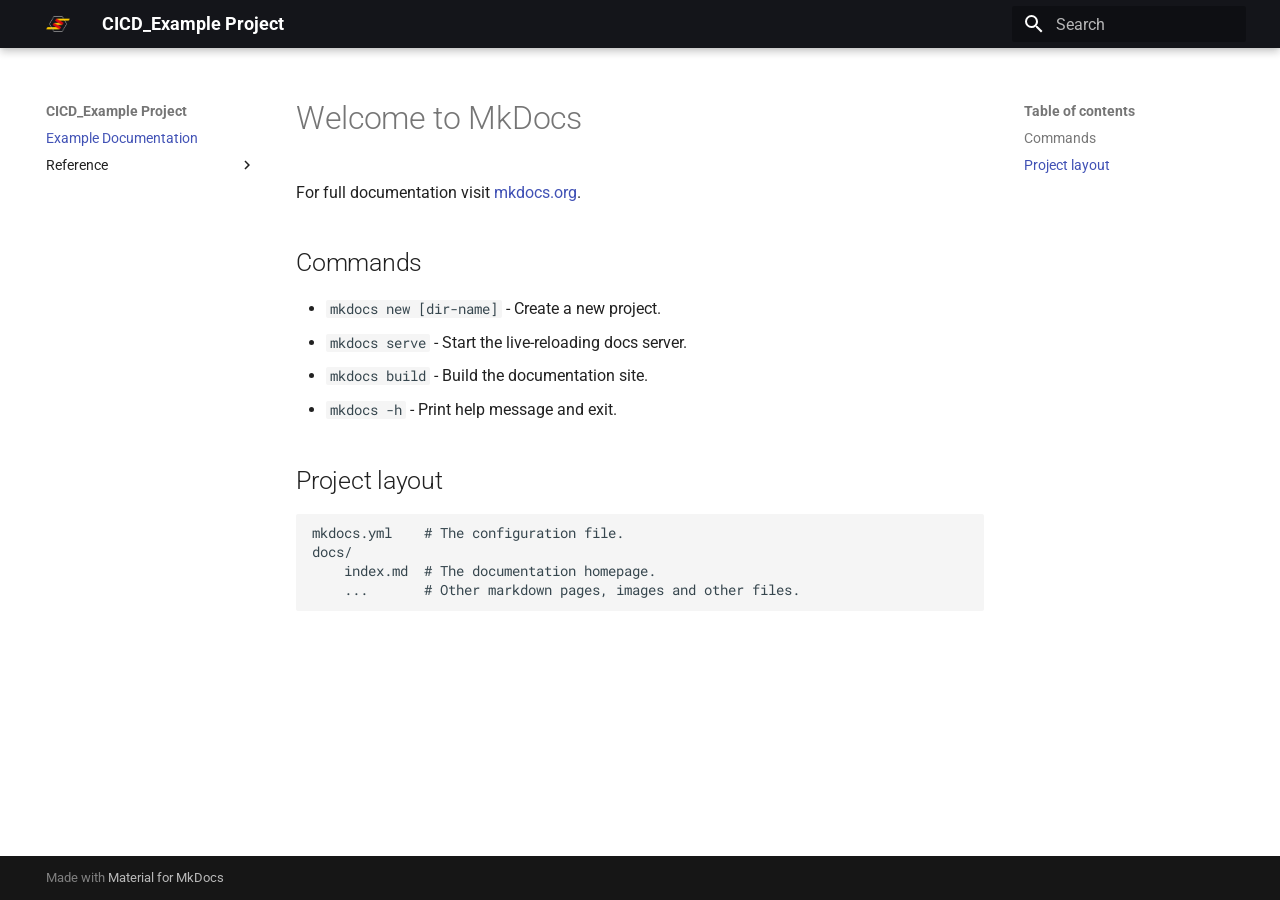
<file: index.html>
<!doctype html>
<html lang="en" class="no-js">
  <head>
    
      <meta charset="utf-8">
      <meta name="viewport" content="width=device-width,initial-scale=1">
      
      
      
      
      
        <link rel="next" href="autoapi/models/user/">
      
      
      <link rel="icon" href="assets/images/favicon.png">
      <meta name="generator" content="mkdocs-1.6.1, mkdocs-material-9.6.17">
    
    
      
        <title>CICD_Example Project</title>
      
    
    
      <link rel="stylesheet" href="assets/stylesheets/main.7e37652d.min.css">
      
        
        <link rel="stylesheet" href="assets/stylesheets/palette.06af60db.min.css">
      
      


    
    
      
    
    
      
        
        
        <link rel="preconnect" href="https://fonts.gstatic.com" crossorigin>
        <link rel="stylesheet" href="https://fonts.googleapis.com/css?family=Roboto:300,300i,400,400i,700,700i%7CRoboto+Mono:400,400i,700,700i&display=fallback">
        <style>:root{--md-text-font:"Roboto";--md-code-font:"Roboto Mono"}</style>
      
    
    
      <link rel="stylesheet" href="assets/_mkdocstrings.css">
    
      <link rel="stylesheet" href="styles/custom.css">
    
    <script>__md_scope=new URL(".",location),__md_hash=e=>[...e].reduce(((e,_)=>(e<<5)-e+_.charCodeAt(0)),0),__md_get=(e,_=localStorage,t=__md_scope)=>JSON.parse(_.getItem(t.pathname+"."+e)),__md_set=(e,_,t=localStorage,a=__md_scope)=>{try{t.setItem(a.pathname+"."+e,JSON.stringify(_))}catch(e){}}</script>
    
      

    
    
    
  </head>
  
  
    
    
    
    
    
    <body dir="ltr" data-md-color-scheme="default" data-md-color-primary="black" data-md-color-accent="indigo">
  
    
    <input class="md-toggle" data-md-toggle="drawer" type="checkbox" id="__drawer" autocomplete="off">
    <input class="md-toggle" data-md-toggle="search" type="checkbox" id="__search" autocomplete="off">
    <label class="md-overlay" for="__drawer"></label>
    <div data-md-component="skip">
      
        
        <a href="#welcome-to-mkdocs" class="md-skip">
          Skip to content
        </a>
      
    </div>
    <div data-md-component="announce">
      
    </div>
    
    
      

  

<header class="md-header md-header--shadow" data-md-component="header">
  <nav class="md-header__inner md-grid" aria-label="Header">
    <a href="." title="CICD_Example Project" class="md-header__button md-logo" aria-label="CICD_Example Project" data-md-component="logo">
      
  <img src="assets/logo/hegele_logo_transparent.png" alt="logo">

    </a>
    <label class="md-header__button md-icon" for="__drawer">
      
      <svg xmlns="http://www.w3.org/2000/svg" viewBox="0 0 24 24"><path d="M3 6h18v2H3zm0 5h18v2H3zm0 5h18v2H3z"/></svg>
    </label>
    <div class="md-header__title" data-md-component="header-title">
      <div class="md-header__ellipsis">
        <div class="md-header__topic">
          <span class="md-ellipsis">
            CICD_Example Project
          </span>
        </div>
        <div class="md-header__topic" data-md-component="header-topic">
          <span class="md-ellipsis">
            
              Example Documentation
            
          </span>
        </div>
      </div>
    </div>
    
      
    
    
    
    
      
      
        <label class="md-header__button md-icon" for="__search">
          
          <svg xmlns="http://www.w3.org/2000/svg" viewBox="0 0 24 24"><path d="M9.5 3A6.5 6.5 0 0 1 16 9.5c0 1.61-.59 3.09-1.56 4.23l.27.27h.79l5 5-1.5 1.5-5-5v-.79l-.27-.27A6.52 6.52 0 0 1 9.5 16 6.5 6.5 0 0 1 3 9.5 6.5 6.5 0 0 1 9.5 3m0 2C7 5 5 7 5 9.5S7 14 9.5 14 14 12 14 9.5 12 5 9.5 5"/></svg>
        </label>
        <div class="md-search" data-md-component="search" role="dialog">
  <label class="md-search__overlay" for="__search"></label>
  <div class="md-search__inner" role="search">
    <form class="md-search__form" name="search">
      <input type="text" class="md-search__input" name="query" aria-label="Search" placeholder="Search" autocapitalize="off" autocorrect="off" autocomplete="off" spellcheck="false" data-md-component="search-query" required>
      <label class="md-search__icon md-icon" for="__search">
        
        <svg xmlns="http://www.w3.org/2000/svg" viewBox="0 0 24 24"><path d="M9.5 3A6.5 6.5 0 0 1 16 9.5c0 1.61-.59 3.09-1.56 4.23l.27.27h.79l5 5-1.5 1.5-5-5v-.79l-.27-.27A6.52 6.52 0 0 1 9.5 16 6.5 6.5 0 0 1 3 9.5 6.5 6.5 0 0 1 9.5 3m0 2C7 5 5 7 5 9.5S7 14 9.5 14 14 12 14 9.5 12 5 9.5 5"/></svg>
        
        <svg xmlns="http://www.w3.org/2000/svg" viewBox="0 0 24 24"><path d="M20 11v2H8l5.5 5.5-1.42 1.42L4.16 12l7.92-7.92L13.5 5.5 8 11z"/></svg>
      </label>
      <nav class="md-search__options" aria-label="Search">
        
        <button type="reset" class="md-search__icon md-icon" title="Clear" aria-label="Clear" tabindex="-1">
          
          <svg xmlns="http://www.w3.org/2000/svg" viewBox="0 0 24 24"><path d="M19 6.41 17.59 5 12 10.59 6.41 5 5 6.41 10.59 12 5 17.59 6.41 19 12 13.41 17.59 19 19 17.59 13.41 12z"/></svg>
        </button>
      </nav>
      
    </form>
    <div class="md-search__output">
      <div class="md-search__scrollwrap" tabindex="0" data-md-scrollfix>
        <div class="md-search-result" data-md-component="search-result">
          <div class="md-search-result__meta">
            Initializing search
          </div>
          <ol class="md-search-result__list" role="presentation"></ol>
        </div>
      </div>
    </div>
  </div>
</div>
      
    
    
  </nav>
  
</header>
    
    <div class="md-container" data-md-component="container">
      
      
        
          
        
      
      <main class="md-main" data-md-component="main">
        <div class="md-main__inner md-grid">
          
            
              
              <div class="md-sidebar md-sidebar--primary" data-md-component="sidebar" data-md-type="navigation" >
                <div class="md-sidebar__scrollwrap">
                  <div class="md-sidebar__inner">
                    



<nav class="md-nav md-nav--primary" aria-label="Navigation" data-md-level="0">
  <label class="md-nav__title" for="__drawer">
    <a href="." title="CICD_Example Project" class="md-nav__button md-logo" aria-label="CICD_Example Project" data-md-component="logo">
      
  <img src="assets/logo/hegele_logo_transparent.png" alt="logo">

    </a>
    CICD_Example Project
  </label>
  
  <ul class="md-nav__list" data-md-scrollfix>
    
      
      
  
  
    
  
  
  
    <li class="md-nav__item md-nav__item--active">
      
      <input class="md-nav__toggle md-toggle" type="checkbox" id="__toc">
      
      
        
      
      
        <label class="md-nav__link md-nav__link--active" for="__toc">
          
  
  
  <span class="md-ellipsis">
    Example Documentation
    
  </span>
  

          <span class="md-nav__icon md-icon"></span>
        </label>
      
      <a href="." class="md-nav__link md-nav__link--active">
        
  
  
  <span class="md-ellipsis">
    Example Documentation
    
  </span>
  

      </a>
      
        

<nav class="md-nav md-nav--secondary" aria-label="Table of contents">
  
  
  
    
  
  
    <label class="md-nav__title" for="__toc">
      <span class="md-nav__icon md-icon"></span>
      Table of contents
    </label>
    <ul class="md-nav__list" data-md-component="toc" data-md-scrollfix>
      
        <li class="md-nav__item">
  <a href="#commands" class="md-nav__link">
    <span class="md-ellipsis">
      Commands
    </span>
  </a>
  
</li>
      
        <li class="md-nav__item">
  <a href="#project-layout" class="md-nav__link">
    <span class="md-ellipsis">
      Project layout
    </span>
  </a>
  
</li>
      
    </ul>
  
</nav>
      
    </li>
  

    
      
      
  
  
  
  
    
    
    
    
    
    <li class="md-nav__item md-nav__item--nested">
      
        
        
        <input class="md-nav__toggle md-toggle " type="checkbox" id="__nav_2" >
        
          
          <label class="md-nav__link" for="__nav_2" id="__nav_2_label" tabindex="0">
            
  
  
  <span class="md-ellipsis">
    Reference
    
  </span>
  

            <span class="md-nav__icon md-icon"></span>
          </label>
        
        <nav class="md-nav" data-md-level="1" aria-labelledby="__nav_2_label" aria-expanded="false">
          <label class="md-nav__title" for="__nav_2">
            <span class="md-nav__icon md-icon"></span>
            Reference
          </label>
          <ul class="md-nav__list" data-md-scrollfix>
            
              
                
  
  
  
  
    
    
    
    
    
    <li class="md-nav__item md-nav__item--nested">
      
        
        
        <input class="md-nav__toggle md-toggle " type="checkbox" id="__nav_2_1" >
        
          
          <label class="md-nav__link" for="__nav_2_1" id="__nav_2_1_label" tabindex="0">
            
  
  
  <span class="md-ellipsis">
    models
    
  </span>
  

            <span class="md-nav__icon md-icon"></span>
          </label>
        
        <nav class="md-nav" data-md-level="2" aria-labelledby="__nav_2_1_label" aria-expanded="false">
          <label class="md-nav__title" for="__nav_2_1">
            <span class="md-nav__icon md-icon"></span>
            models
          </label>
          <ul class="md-nav__list" data-md-scrollfix>
            
              
                
  
  
  
  
    <li class="md-nav__item">
      <a href="autoapi/models/user/" class="md-nav__link">
        
  
  
  <span class="md-ellipsis">
    user
    
  </span>
  

      </a>
    </li>
  

              
            
          </ul>
        </nav>
      
    </li>
  

              
            
              
                
  
  
  
  
    
    
    
    
    
    <li class="md-nav__item md-nav__item--nested">
      
        
        
        <input class="md-nav__toggle md-toggle " type="checkbox" id="__nav_2_2" >
        
          
          <label class="md-nav__link" for="__nav_2_2" id="__nav_2_2_label" tabindex="0">
            
  
  
  <span class="md-ellipsis">
    tests
    
  </span>
  

            <span class="md-nav__icon md-icon"></span>
          </label>
        
        <nav class="md-nav" data-md-level="2" aria-labelledby="__nav_2_2_label" aria-expanded="false">
          <label class="md-nav__title" for="__nav_2_2">
            <span class="md-nav__icon md-icon"></span>
            tests
          </label>
          <ul class="md-nav__list" data-md-scrollfix>
            
              
                
  
  
  
  
    <li class="md-nav__item">
      <a href="autoapi/tests/test_example/" class="md-nav__link">
        
  
  
  <span class="md-ellipsis">
    test_example
    
  </span>
  

      </a>
    </li>
  

              
            
              
                
  
  
  
  
    <li class="md-nav__item">
      <a href="autoapi/tests/test_user/" class="md-nav__link">
        
  
  
  <span class="md-ellipsis">
    test_user
    
  </span>
  

      </a>
    </li>
  

              
            
          </ul>
        </nav>
      
    </li>
  

              
            
          </ul>
        </nav>
      
    </li>
  

    
  </ul>
</nav>
                  </div>
                </div>
              </div>
            
            
              
              <div class="md-sidebar md-sidebar--secondary" data-md-component="sidebar" data-md-type="toc" >
                <div class="md-sidebar__scrollwrap">
                  <div class="md-sidebar__inner">
                    

<nav class="md-nav md-nav--secondary" aria-label="Table of contents">
  
  
  
    
  
  
    <label class="md-nav__title" for="__toc">
      <span class="md-nav__icon md-icon"></span>
      Table of contents
    </label>
    <ul class="md-nav__list" data-md-component="toc" data-md-scrollfix>
      
        <li class="md-nav__item">
  <a href="#commands" class="md-nav__link">
    <span class="md-ellipsis">
      Commands
    </span>
  </a>
  
</li>
      
        <li class="md-nav__item">
  <a href="#project-layout" class="md-nav__link">
    <span class="md-ellipsis">
      Project layout
    </span>
  </a>
  
</li>
      
    </ul>
  
</nav>
                  </div>
                </div>
              </div>
            
          
          
            <div class="md-content" data-md-component="content">
              <article class="md-content__inner md-typeset">
                
                  



<h1 id="welcome-to-mkdocs">Welcome to MkDocs</h1>
<p>For full documentation visit <a href="https://www.mkdocs.org">mkdocs.org</a>.</p>
<h2 id="commands">Commands</h2>
<ul>
<li><code>mkdocs new [dir-name]</code> - Create a new project.</li>
<li><code>mkdocs serve</code> - Start the live-reloading docs server.</li>
<li><code>mkdocs build</code> - Build the documentation site.</li>
<li><code>mkdocs -h</code> - Print help message and exit.</li>
</ul>
<h2 id="project-layout">Project layout</h2>
<div class="codehilite"><pre><span></span><code>mkdocs.yml    # The configuration file.
docs/
    index.md  # The documentation homepage.
    ...       # Other markdown pages, images and other files.
</code></pre></div>












                
              </article>
            </div>
          
          
<script>var target=document.getElementById(location.hash.slice(1));target&&target.name&&(target.checked=target.name.startsWith("__tabbed_"))</script>
        </div>
        
      </main>
      
        <footer class="md-footer">
  
  <div class="md-footer-meta md-typeset">
    <div class="md-footer-meta__inner md-grid">
      <div class="md-copyright">
  
  
    Made with
    <a href="https://squidfunk.github.io/mkdocs-material/" target="_blank" rel="noopener">
      Material for MkDocs
    </a>
  
</div>
      
    </div>
  </div>
</footer>
      
    </div>
    <div class="md-dialog" data-md-component="dialog">
      <div class="md-dialog__inner md-typeset"></div>
    </div>
    
    
    
      
      <script id="__config" type="application/json">{"base": ".", "features": [], "search": "assets/javascripts/workers/search.973d3a69.min.js", "tags": null, "translations": {"clipboard.copied": "Copied to clipboard", "clipboard.copy": "Copy to clipboard", "search.result.more.one": "1 more on this page", "search.result.more.other": "# more on this page", "search.result.none": "No matching documents", "search.result.one": "1 matching document", "search.result.other": "# matching documents", "search.result.placeholder": "Type to start searching", "search.result.term.missing": "Missing", "select.version": "Select version"}, "version": null}</script>
    
    
      <script src="assets/javascripts/bundle.92b07e13.min.js"></script>
      
    
  </body>
</html>
</file>
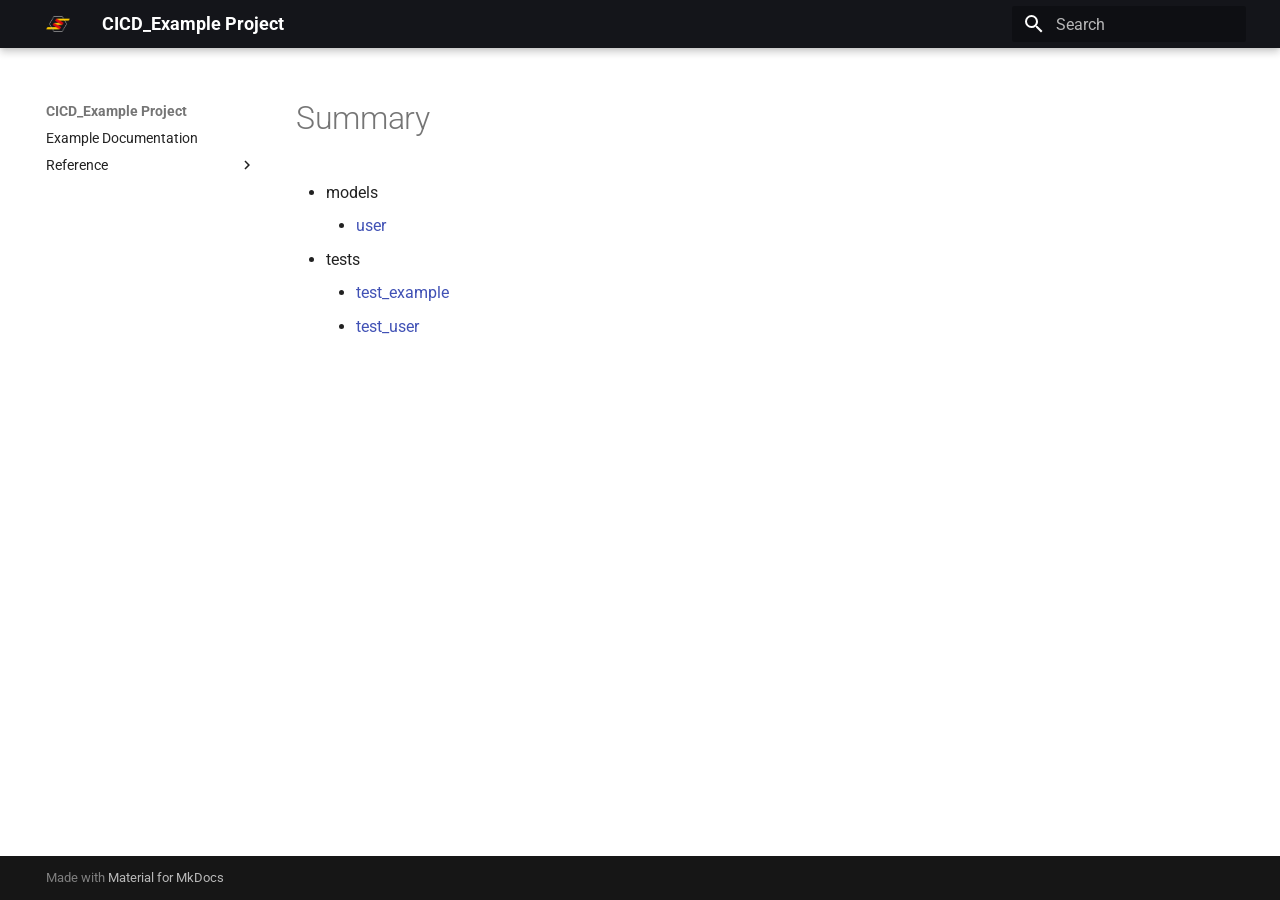
<file: autoapi/summary/index.html>
<!doctype html>
<html lang="en" class="no-js">
  <head>
    
      <meta charset="utf-8">
      <meta name="viewport" content="width=device-width,initial-scale=1">
      
      
      
      
      
      
      <link rel="icon" href="../../assets/images/favicon.png">
      <meta name="generator" content="mkdocs-1.6.1, mkdocs-material-9.6.17">
    
    
      
        <title>Summary - CICD_Example Project</title>
      
    
    
      <link rel="stylesheet" href="../../assets/stylesheets/main.7e37652d.min.css">
      
        
        <link rel="stylesheet" href="../../assets/stylesheets/palette.06af60db.min.css">
      
      


    
    
      
    
    
      
        
        
        <link rel="preconnect" href="https://fonts.gstatic.com" crossorigin>
        <link rel="stylesheet" href="https://fonts.googleapis.com/css?family=Roboto:300,300i,400,400i,700,700i%7CRoboto+Mono:400,400i,700,700i&display=fallback">
        <style>:root{--md-text-font:"Roboto";--md-code-font:"Roboto Mono"}</style>
      
    
    
      <link rel="stylesheet" href="../../assets/_mkdocstrings.css">
    
      <link rel="stylesheet" href="../../styles/custom.css">
    
    <script>__md_scope=new URL("../..",location),__md_hash=e=>[...e].reduce(((e,_)=>(e<<5)-e+_.charCodeAt(0)),0),__md_get=(e,_=localStorage,t=__md_scope)=>JSON.parse(_.getItem(t.pathname+"."+e)),__md_set=(e,_,t=localStorage,a=__md_scope)=>{try{t.setItem(a.pathname+"."+e,JSON.stringify(_))}catch(e){}}</script>
    
      

    
    
    
  </head>
  
  
    
    
    
    
    
    <body dir="ltr" data-md-color-scheme="default" data-md-color-primary="black" data-md-color-accent="indigo">
  
    
    <input class="md-toggle" data-md-toggle="drawer" type="checkbox" id="__drawer" autocomplete="off">
    <input class="md-toggle" data-md-toggle="search" type="checkbox" id="__search" autocomplete="off">
    <label class="md-overlay" for="__drawer"></label>
    <div data-md-component="skip">
      
    </div>
    <div data-md-component="announce">
      
    </div>
    
    
      

  

<header class="md-header md-header--shadow" data-md-component="header">
  <nav class="md-header__inner md-grid" aria-label="Header">
    <a href="../.." title="CICD_Example Project" class="md-header__button md-logo" aria-label="CICD_Example Project" data-md-component="logo">
      
  <img src="../../assets/logo/hegele_logo_transparent.png" alt="logo">

    </a>
    <label class="md-header__button md-icon" for="__drawer">
      
      <svg xmlns="http://www.w3.org/2000/svg" viewBox="0 0 24 24"><path d="M3 6h18v2H3zm0 5h18v2H3zm0 5h18v2H3z"/></svg>
    </label>
    <div class="md-header__title" data-md-component="header-title">
      <div class="md-header__ellipsis">
        <div class="md-header__topic">
          <span class="md-ellipsis">
            CICD_Example Project
          </span>
        </div>
        <div class="md-header__topic" data-md-component="header-topic">
          <span class="md-ellipsis">
            
              Summary
            
          </span>
        </div>
      </div>
    </div>
    
      
    
    
    
    
      
      
        <label class="md-header__button md-icon" for="__search">
          
          <svg xmlns="http://www.w3.org/2000/svg" viewBox="0 0 24 24"><path d="M9.5 3A6.5 6.5 0 0 1 16 9.5c0 1.61-.59 3.09-1.56 4.23l.27.27h.79l5 5-1.5 1.5-5-5v-.79l-.27-.27A6.52 6.52 0 0 1 9.5 16 6.5 6.5 0 0 1 3 9.5 6.5 6.5 0 0 1 9.5 3m0 2C7 5 5 7 5 9.5S7 14 9.5 14 14 12 14 9.5 12 5 9.5 5"/></svg>
        </label>
        <div class="md-search" data-md-component="search" role="dialog">
  <label class="md-search__overlay" for="__search"></label>
  <div class="md-search__inner" role="search">
    <form class="md-search__form" name="search">
      <input type="text" class="md-search__input" name="query" aria-label="Search" placeholder="Search" autocapitalize="off" autocorrect="off" autocomplete="off" spellcheck="false" data-md-component="search-query" required>
      <label class="md-search__icon md-icon" for="__search">
        
        <svg xmlns="http://www.w3.org/2000/svg" viewBox="0 0 24 24"><path d="M9.5 3A6.5 6.5 0 0 1 16 9.5c0 1.61-.59 3.09-1.56 4.23l.27.27h.79l5 5-1.5 1.5-5-5v-.79l-.27-.27A6.52 6.52 0 0 1 9.5 16 6.5 6.5 0 0 1 3 9.5 6.5 6.5 0 0 1 9.5 3m0 2C7 5 5 7 5 9.5S7 14 9.5 14 14 12 14 9.5 12 5 9.5 5"/></svg>
        
        <svg xmlns="http://www.w3.org/2000/svg" viewBox="0 0 24 24"><path d="M20 11v2H8l5.5 5.5-1.42 1.42L4.16 12l7.92-7.92L13.5 5.5 8 11z"/></svg>
      </label>
      <nav class="md-search__options" aria-label="Search">
        
        <button type="reset" class="md-search__icon md-icon" title="Clear" aria-label="Clear" tabindex="-1">
          
          <svg xmlns="http://www.w3.org/2000/svg" viewBox="0 0 24 24"><path d="M19 6.41 17.59 5 12 10.59 6.41 5 5 6.41 10.59 12 5 17.59 6.41 19 12 13.41 17.59 19 19 17.59 13.41 12z"/></svg>
        </button>
      </nav>
      
    </form>
    <div class="md-search__output">
      <div class="md-search__scrollwrap" tabindex="0" data-md-scrollfix>
        <div class="md-search-result" data-md-component="search-result">
          <div class="md-search-result__meta">
            Initializing search
          </div>
          <ol class="md-search-result__list" role="presentation"></ol>
        </div>
      </div>
    </div>
  </div>
</div>
      
    
    
  </nav>
  
</header>
    
    <div class="md-container" data-md-component="container">
      
      
        
          
        
      
      <main class="md-main" data-md-component="main">
        <div class="md-main__inner md-grid">
          
            
              
              <div class="md-sidebar md-sidebar--primary" data-md-component="sidebar" data-md-type="navigation" >
                <div class="md-sidebar__scrollwrap">
                  <div class="md-sidebar__inner">
                    



<nav class="md-nav md-nav--primary" aria-label="Navigation" data-md-level="0">
  <label class="md-nav__title" for="__drawer">
    <a href="../.." title="CICD_Example Project" class="md-nav__button md-logo" aria-label="CICD_Example Project" data-md-component="logo">
      
  <img src="../../assets/logo/hegele_logo_transparent.png" alt="logo">

    </a>
    CICD_Example Project
  </label>
  
  <ul class="md-nav__list" data-md-scrollfix>
    
      
      
  
  
  
  
    <li class="md-nav__item">
      <a href="../.." class="md-nav__link">
        
  
  
  <span class="md-ellipsis">
    Example Documentation
    
  </span>
  

      </a>
    </li>
  

    
      
      
  
  
  
  
    
    
    
    
    
    <li class="md-nav__item md-nav__item--nested">
      
        
        
        <input class="md-nav__toggle md-toggle " type="checkbox" id="__nav_2" >
        
          
          <label class="md-nav__link" for="__nav_2" id="__nav_2_label" tabindex="0">
            
  
  
  <span class="md-ellipsis">
    Reference
    
  </span>
  

            <span class="md-nav__icon md-icon"></span>
          </label>
        
        <nav class="md-nav" data-md-level="1" aria-labelledby="__nav_2_label" aria-expanded="false">
          <label class="md-nav__title" for="__nav_2">
            <span class="md-nav__icon md-icon"></span>
            Reference
          </label>
          <ul class="md-nav__list" data-md-scrollfix>
            
              
                
  
  
  
  
    
    
    
    
    
    <li class="md-nav__item md-nav__item--nested">
      
        
        
        <input class="md-nav__toggle md-toggle " type="checkbox" id="__nav_2_1" >
        
          
          <label class="md-nav__link" for="__nav_2_1" id="__nav_2_1_label" tabindex="0">
            
  
  
  <span class="md-ellipsis">
    models
    
  </span>
  

            <span class="md-nav__icon md-icon"></span>
          </label>
        
        <nav class="md-nav" data-md-level="2" aria-labelledby="__nav_2_1_label" aria-expanded="false">
          <label class="md-nav__title" for="__nav_2_1">
            <span class="md-nav__icon md-icon"></span>
            models
          </label>
          <ul class="md-nav__list" data-md-scrollfix>
            
              
                
  
  
  
  
    <li class="md-nav__item">
      <a href="../models/user/" class="md-nav__link">
        
  
  
  <span class="md-ellipsis">
    user
    
  </span>
  

      </a>
    </li>
  

              
            
          </ul>
        </nav>
      
    </li>
  

              
            
              
                
  
  
  
  
    
    
    
    
    
    <li class="md-nav__item md-nav__item--nested">
      
        
        
        <input class="md-nav__toggle md-toggle " type="checkbox" id="__nav_2_2" >
        
          
          <label class="md-nav__link" for="__nav_2_2" id="__nav_2_2_label" tabindex="0">
            
  
  
  <span class="md-ellipsis">
    tests
    
  </span>
  

            <span class="md-nav__icon md-icon"></span>
          </label>
        
        <nav class="md-nav" data-md-level="2" aria-labelledby="__nav_2_2_label" aria-expanded="false">
          <label class="md-nav__title" for="__nav_2_2">
            <span class="md-nav__icon md-icon"></span>
            tests
          </label>
          <ul class="md-nav__list" data-md-scrollfix>
            
              
                
  
  
  
  
    <li class="md-nav__item">
      <a href="../tests/test_example/" class="md-nav__link">
        
  
  
  <span class="md-ellipsis">
    test_example
    
  </span>
  

      </a>
    </li>
  

              
            
              
                
  
  
  
  
    <li class="md-nav__item">
      <a href="../tests/test_user/" class="md-nav__link">
        
  
  
  <span class="md-ellipsis">
    test_user
    
  </span>
  

      </a>
    </li>
  

              
            
          </ul>
        </nav>
      
    </li>
  

              
            
          </ul>
        </nav>
      
    </li>
  

    
  </ul>
</nav>
                  </div>
                </div>
              </div>
            
            
              
              <div class="md-sidebar md-sidebar--secondary" data-md-component="sidebar" data-md-type="toc" >
                <div class="md-sidebar__scrollwrap">
                  <div class="md-sidebar__inner">
                    

<nav class="md-nav md-nav--secondary" aria-label="Table of contents">
  
  
  
  
</nav>
                  </div>
                </div>
              </div>
            
          
          
            <div class="md-content" data-md-component="content">
              <article class="md-content__inner md-typeset">
                
                  



  <h1>Summary</h1>

<ul>
<li>models<ul>
<li><a href="../models/user/">user</a></li>
</ul>
</li>
<li>tests<ul>
<li><a href="../tests/test_example/">test_example</a></li>
<li><a href="../tests/test_user/">test_user</a></li>
</ul>
</li>
</ul>












                
              </article>
            </div>
          
          
<script>var target=document.getElementById(location.hash.slice(1));target&&target.name&&(target.checked=target.name.startsWith("__tabbed_"))</script>
        </div>
        
      </main>
      
        <footer class="md-footer">
  
  <div class="md-footer-meta md-typeset">
    <div class="md-footer-meta__inner md-grid">
      <div class="md-copyright">
  
  
    Made with
    <a href="https://squidfunk.github.io/mkdocs-material/" target="_blank" rel="noopener">
      Material for MkDocs
    </a>
  
</div>
      
    </div>
  </div>
</footer>
      
    </div>
    <div class="md-dialog" data-md-component="dialog">
      <div class="md-dialog__inner md-typeset"></div>
    </div>
    
    
    
      
      <script id="__config" type="application/json">{"base": "../..", "features": [], "search": "../../assets/javascripts/workers/search.973d3a69.min.js", "tags": null, "translations": {"clipboard.copied": "Copied to clipboard", "clipboard.copy": "Copy to clipboard", "search.result.more.one": "1 more on this page", "search.result.more.other": "# more on this page", "search.result.none": "No matching documents", "search.result.one": "1 matching document", "search.result.other": "# matching documents", "search.result.placeholder": "Type to start searching", "search.result.term.missing": "Missing", "select.version": "Select version"}, "version": null}</script>
    
    
      <script src="../../assets/javascripts/bundle.92b07e13.min.js"></script>
      
    
  </body>
</html>
</file>
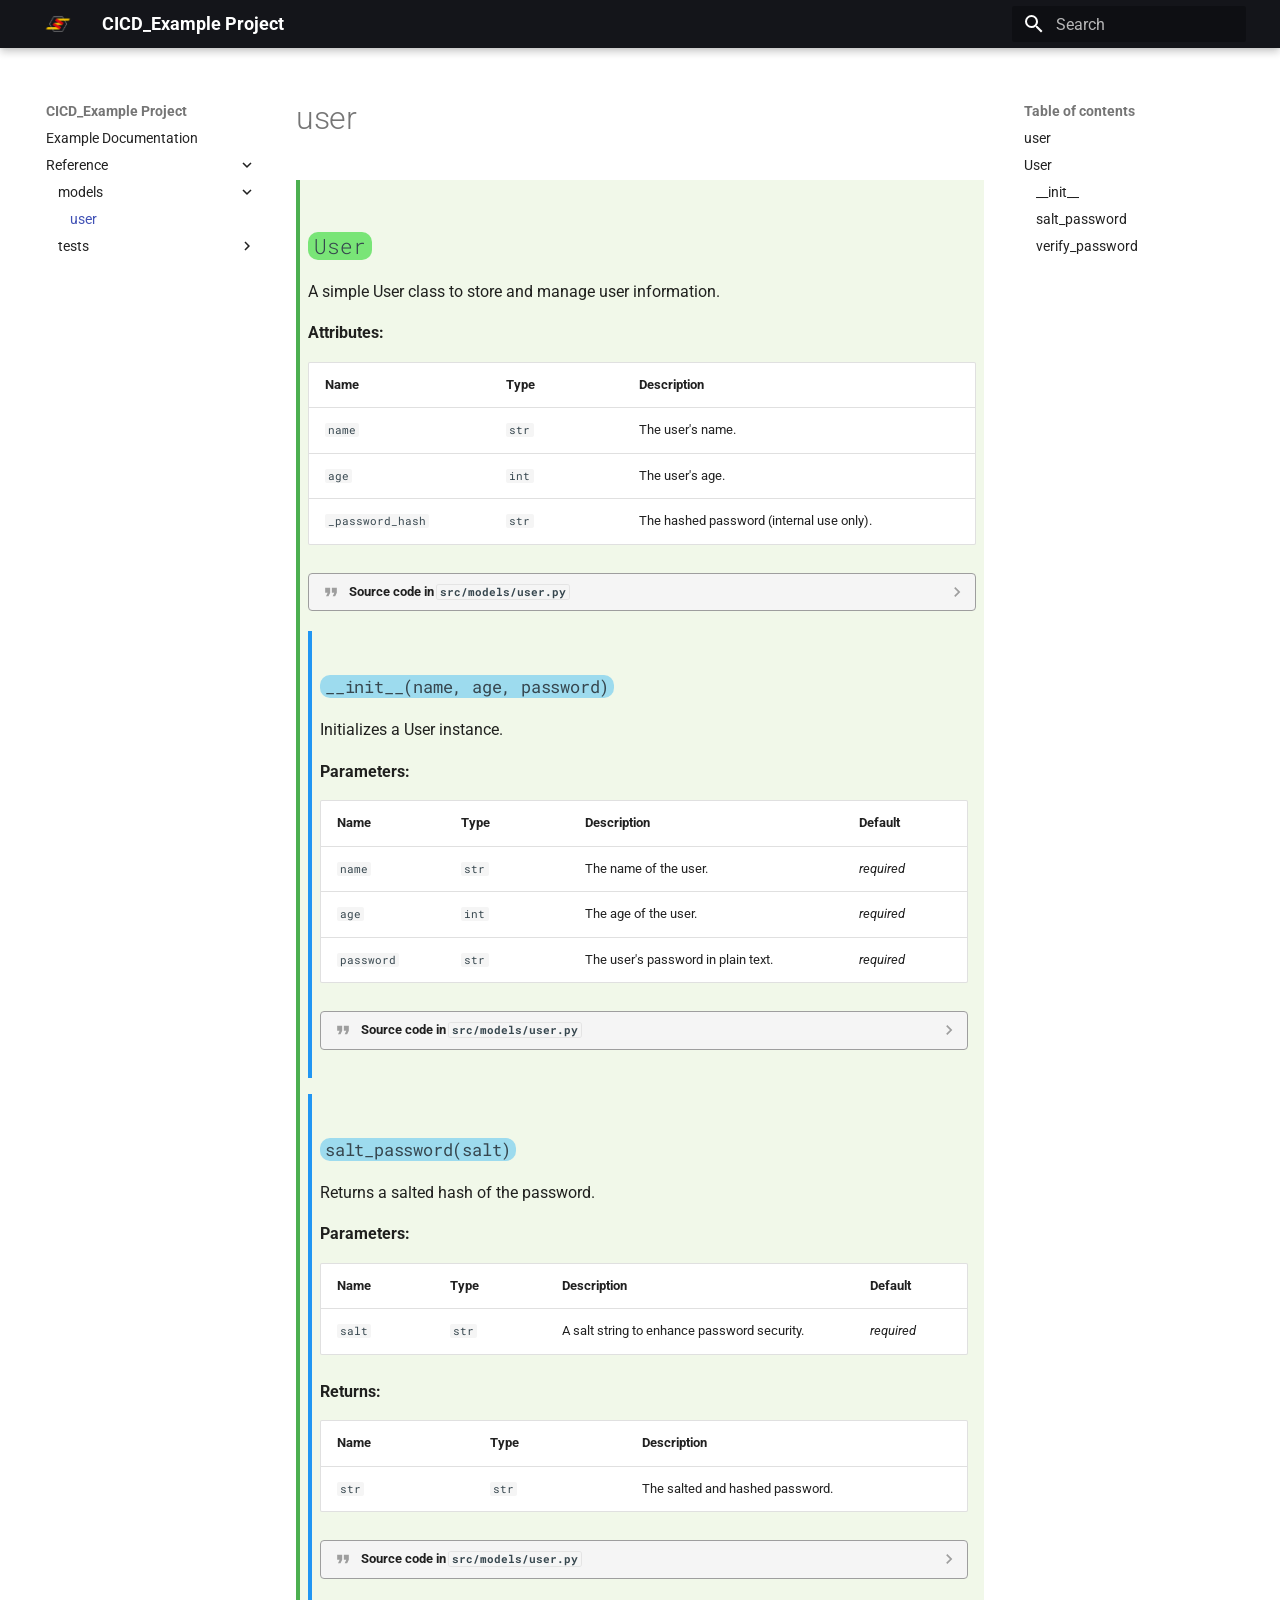
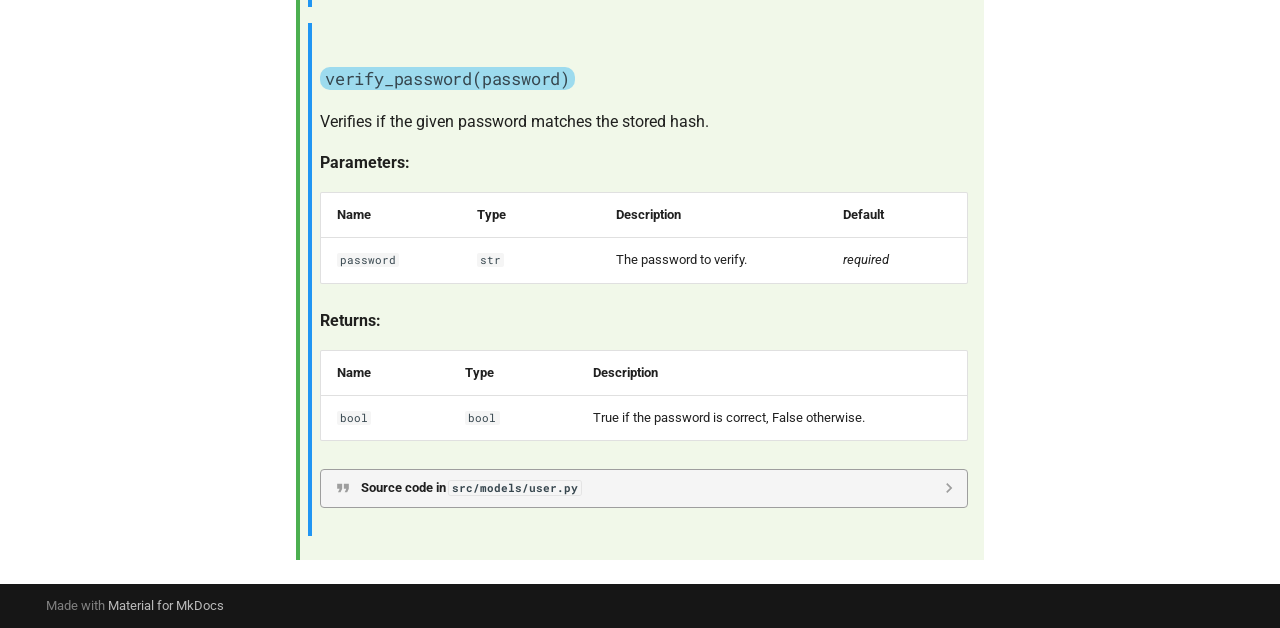
<file: autoapi/models/user/index.html>
<!doctype html>
<html lang="en" class="no-js">
  <head>
    
      <meta charset="utf-8">
      <meta name="viewport" content="width=device-width,initial-scale=1">
      
      
      
      
        <link rel="prev" href="../../..">
      
      
        <link rel="next" href="../../tests/test_example/">
      
      
      <link rel="icon" href="../../../assets/images/favicon.png">
      <meta name="generator" content="mkdocs-1.6.1, mkdocs-material-9.6.17">
    
    
      
        <title>user - CICD_Example Project</title>
      
    
    
      <link rel="stylesheet" href="../../../assets/stylesheets/main.7e37652d.min.css">
      
        
        <link rel="stylesheet" href="../../../assets/stylesheets/palette.06af60db.min.css">
      
      


    
    
      
    
    
      
        
        
        <link rel="preconnect" href="https://fonts.gstatic.com" crossorigin>
        <link rel="stylesheet" href="https://fonts.googleapis.com/css?family=Roboto:300,300i,400,400i,700,700i%7CRoboto+Mono:400,400i,700,700i&display=fallback">
        <style>:root{--md-text-font:"Roboto";--md-code-font:"Roboto Mono"}</style>
      
    
    
      <link rel="stylesheet" href="../../../assets/_mkdocstrings.css">
    
      <link rel="stylesheet" href="../../../styles/custom.css">
    
    <script>__md_scope=new URL("../../..",location),__md_hash=e=>[...e].reduce(((e,_)=>(e<<5)-e+_.charCodeAt(0)),0),__md_get=(e,_=localStorage,t=__md_scope)=>JSON.parse(_.getItem(t.pathname+"."+e)),__md_set=(e,_,t=localStorage,a=__md_scope)=>{try{t.setItem(a.pathname+"."+e,JSON.stringify(_))}catch(e){}}</script>
    
      

    
    
    
  </head>
  
  
    
    
    
    
    
    <body dir="ltr" data-md-color-scheme="default" data-md-color-primary="black" data-md-color-accent="indigo">
  
    
    <input class="md-toggle" data-md-toggle="drawer" type="checkbox" id="__drawer" autocomplete="off">
    <input class="md-toggle" data-md-toggle="search" type="checkbox" id="__search" autocomplete="off">
    <label class="md-overlay" for="__drawer"></label>
    <div data-md-component="skip">
      
        
        <a href="#models.user" class="md-skip">
          Skip to content
        </a>
      
    </div>
    <div data-md-component="announce">
      
    </div>
    
    
      

  

<header class="md-header md-header--shadow" data-md-component="header">
  <nav class="md-header__inner md-grid" aria-label="Header">
    <a href="../../.." title="CICD_Example Project" class="md-header__button md-logo" aria-label="CICD_Example Project" data-md-component="logo">
      
  <img src="../../../assets/logo/hegele_logo_transparent.png" alt="logo">

    </a>
    <label class="md-header__button md-icon" for="__drawer">
      
      <svg xmlns="http://www.w3.org/2000/svg" viewBox="0 0 24 24"><path d="M3 6h18v2H3zm0 5h18v2H3zm0 5h18v2H3z"/></svg>
    </label>
    <div class="md-header__title" data-md-component="header-title">
      <div class="md-header__ellipsis">
        <div class="md-header__topic">
          <span class="md-ellipsis">
            CICD_Example Project
          </span>
        </div>
        <div class="md-header__topic" data-md-component="header-topic">
          <span class="md-ellipsis">
            
              user
            
          </span>
        </div>
      </div>
    </div>
    
      
    
    
    
    
      
      
        <label class="md-header__button md-icon" for="__search">
          
          <svg xmlns="http://www.w3.org/2000/svg" viewBox="0 0 24 24"><path d="M9.5 3A6.5 6.5 0 0 1 16 9.5c0 1.61-.59 3.09-1.56 4.23l.27.27h.79l5 5-1.5 1.5-5-5v-.79l-.27-.27A6.52 6.52 0 0 1 9.5 16 6.5 6.5 0 0 1 3 9.5 6.5 6.5 0 0 1 9.5 3m0 2C7 5 5 7 5 9.5S7 14 9.5 14 14 12 14 9.5 12 5 9.5 5"/></svg>
        </label>
        <div class="md-search" data-md-component="search" role="dialog">
  <label class="md-search__overlay" for="__search"></label>
  <div class="md-search__inner" role="search">
    <form class="md-search__form" name="search">
      <input type="text" class="md-search__input" name="query" aria-label="Search" placeholder="Search" autocapitalize="off" autocorrect="off" autocomplete="off" spellcheck="false" data-md-component="search-query" required>
      <label class="md-search__icon md-icon" for="__search">
        
        <svg xmlns="http://www.w3.org/2000/svg" viewBox="0 0 24 24"><path d="M9.5 3A6.5 6.5 0 0 1 16 9.5c0 1.61-.59 3.09-1.56 4.23l.27.27h.79l5 5-1.5 1.5-5-5v-.79l-.27-.27A6.52 6.52 0 0 1 9.5 16 6.5 6.5 0 0 1 3 9.5 6.5 6.5 0 0 1 9.5 3m0 2C7 5 5 7 5 9.5S7 14 9.5 14 14 12 14 9.5 12 5 9.5 5"/></svg>
        
        <svg xmlns="http://www.w3.org/2000/svg" viewBox="0 0 24 24"><path d="M20 11v2H8l5.5 5.5-1.42 1.42L4.16 12l7.92-7.92L13.5 5.5 8 11z"/></svg>
      </label>
      <nav class="md-search__options" aria-label="Search">
        
        <button type="reset" class="md-search__icon md-icon" title="Clear" aria-label="Clear" tabindex="-1">
          
          <svg xmlns="http://www.w3.org/2000/svg" viewBox="0 0 24 24"><path d="M19 6.41 17.59 5 12 10.59 6.41 5 5 6.41 10.59 12 5 17.59 6.41 19 12 13.41 17.59 19 19 17.59 13.41 12z"/></svg>
        </button>
      </nav>
      
    </form>
    <div class="md-search__output">
      <div class="md-search__scrollwrap" tabindex="0" data-md-scrollfix>
        <div class="md-search-result" data-md-component="search-result">
          <div class="md-search-result__meta">
            Initializing search
          </div>
          <ol class="md-search-result__list" role="presentation"></ol>
        </div>
      </div>
    </div>
  </div>
</div>
      
    
    
  </nav>
  
</header>
    
    <div class="md-container" data-md-component="container">
      
      
        
          
        
      
      <main class="md-main" data-md-component="main">
        <div class="md-main__inner md-grid">
          
            
              
              <div class="md-sidebar md-sidebar--primary" data-md-component="sidebar" data-md-type="navigation" >
                <div class="md-sidebar__scrollwrap">
                  <div class="md-sidebar__inner">
                    



<nav class="md-nav md-nav--primary" aria-label="Navigation" data-md-level="0">
  <label class="md-nav__title" for="__drawer">
    <a href="../../.." title="CICD_Example Project" class="md-nav__button md-logo" aria-label="CICD_Example Project" data-md-component="logo">
      
  <img src="../../../assets/logo/hegele_logo_transparent.png" alt="logo">

    </a>
    CICD_Example Project
  </label>
  
  <ul class="md-nav__list" data-md-scrollfix>
    
      
      
  
  
  
  
    <li class="md-nav__item">
      <a href="../../.." class="md-nav__link">
        
  
  
  <span class="md-ellipsis">
    Example Documentation
    
  </span>
  

      </a>
    </li>
  

    
      
      
  
  
    
  
  
  
    
    
    
    
    
    <li class="md-nav__item md-nav__item--active md-nav__item--nested">
      
        
        
        <input class="md-nav__toggle md-toggle " type="checkbox" id="__nav_2" checked>
        
          
          <label class="md-nav__link" for="__nav_2" id="__nav_2_label" tabindex="0">
            
  
  
  <span class="md-ellipsis">
    Reference
    
  </span>
  

            <span class="md-nav__icon md-icon"></span>
          </label>
        
        <nav class="md-nav" data-md-level="1" aria-labelledby="__nav_2_label" aria-expanded="true">
          <label class="md-nav__title" for="__nav_2">
            <span class="md-nav__icon md-icon"></span>
            Reference
          </label>
          <ul class="md-nav__list" data-md-scrollfix>
            
              
                
  
  
    
  
  
  
    
    
    
    
    
    <li class="md-nav__item md-nav__item--active md-nav__item--nested">
      
        
        
        <input class="md-nav__toggle md-toggle " type="checkbox" id="__nav_2_1" checked>
        
          
          <label class="md-nav__link" for="__nav_2_1" id="__nav_2_1_label" tabindex="0">
            
  
  
  <span class="md-ellipsis">
    models
    
  </span>
  

            <span class="md-nav__icon md-icon"></span>
          </label>
        
        <nav class="md-nav" data-md-level="2" aria-labelledby="__nav_2_1_label" aria-expanded="true">
          <label class="md-nav__title" for="__nav_2_1">
            <span class="md-nav__icon md-icon"></span>
            models
          </label>
          <ul class="md-nav__list" data-md-scrollfix>
            
              
                
  
  
    
  
  
  
    <li class="md-nav__item md-nav__item--active">
      
      <input class="md-nav__toggle md-toggle" type="checkbox" id="__toc">
      
      
      
        <label class="md-nav__link md-nav__link--active" for="__toc">
          
  
  
  <span class="md-ellipsis">
    user
    
  </span>
  

          <span class="md-nav__icon md-icon"></span>
        </label>
      
      <a href="./" class="md-nav__link md-nav__link--active">
        
  
  
  <span class="md-ellipsis">
    user
    
  </span>
  

      </a>
      
        

<nav class="md-nav md-nav--secondary" aria-label="Table of contents">
  
  
  
  
    <label class="md-nav__title" for="__toc">
      <span class="md-nav__icon md-icon"></span>
      Table of contents
    </label>
    <ul class="md-nav__list" data-md-component="toc" data-md-scrollfix>
      
        <li class="md-nav__item">
  <a href="#models.user" class="md-nav__link">
    <span class="md-ellipsis">
      user
    </span>
  </a>
  
</li>
      
        <li class="md-nav__item">
  <a href="#models.user.User" class="md-nav__link">
    <span class="md-ellipsis">
      User
    </span>
  </a>
  
    <nav class="md-nav" aria-label="User">
      <ul class="md-nav__list">
        
          <li class="md-nav__item">
  <a href="#models.user.User.__init__" class="md-nav__link">
    <span class="md-ellipsis">
      __init__
    </span>
  </a>
  
</li>
        
          <li class="md-nav__item">
  <a href="#models.user.User.salt_password" class="md-nav__link">
    <span class="md-ellipsis">
      salt_password
    </span>
  </a>
  
</li>
        
          <li class="md-nav__item">
  <a href="#models.user.User.verify_password" class="md-nav__link">
    <span class="md-ellipsis">
      verify_password
    </span>
  </a>
  
</li>
        
      </ul>
    </nav>
  
</li>
      
    </ul>
  
</nav>
      
    </li>
  

              
            
          </ul>
        </nav>
      
    </li>
  

              
            
              
                
  
  
  
  
    
    
    
    
    
    <li class="md-nav__item md-nav__item--nested">
      
        
        
        <input class="md-nav__toggle md-toggle " type="checkbox" id="__nav_2_2" >
        
          
          <label class="md-nav__link" for="__nav_2_2" id="__nav_2_2_label" tabindex="0">
            
  
  
  <span class="md-ellipsis">
    tests
    
  </span>
  

            <span class="md-nav__icon md-icon"></span>
          </label>
        
        <nav class="md-nav" data-md-level="2" aria-labelledby="__nav_2_2_label" aria-expanded="false">
          <label class="md-nav__title" for="__nav_2_2">
            <span class="md-nav__icon md-icon"></span>
            tests
          </label>
          <ul class="md-nav__list" data-md-scrollfix>
            
              
                
  
  
  
  
    <li class="md-nav__item">
      <a href="../../tests/test_example/" class="md-nav__link">
        
  
  
  <span class="md-ellipsis">
    test_example
    
  </span>
  

      </a>
    </li>
  

              
            
              
                
  
  
  
  
    <li class="md-nav__item">
      <a href="../../tests/test_user/" class="md-nav__link">
        
  
  
  <span class="md-ellipsis">
    test_user
    
  </span>
  

      </a>
    </li>
  

              
            
          </ul>
        </nav>
      
    </li>
  

              
            
          </ul>
        </nav>
      
    </li>
  

    
  </ul>
</nav>
                  </div>
                </div>
              </div>
            
            
              
              <div class="md-sidebar md-sidebar--secondary" data-md-component="sidebar" data-md-type="toc" >
                <div class="md-sidebar__scrollwrap">
                  <div class="md-sidebar__inner">
                    

<nav class="md-nav md-nav--secondary" aria-label="Table of contents">
  
  
  
  
    <label class="md-nav__title" for="__toc">
      <span class="md-nav__icon md-icon"></span>
      Table of contents
    </label>
    <ul class="md-nav__list" data-md-component="toc" data-md-scrollfix>
      
        <li class="md-nav__item">
  <a href="#models.user" class="md-nav__link">
    <span class="md-ellipsis">
      user
    </span>
  </a>
  
</li>
      
        <li class="md-nav__item">
  <a href="#models.user.User" class="md-nav__link">
    <span class="md-ellipsis">
      User
    </span>
  </a>
  
    <nav class="md-nav" aria-label="User">
      <ul class="md-nav__list">
        
          <li class="md-nav__item">
  <a href="#models.user.User.__init__" class="md-nav__link">
    <span class="md-ellipsis">
      __init__
    </span>
  </a>
  
</li>
        
          <li class="md-nav__item">
  <a href="#models.user.User.salt_password" class="md-nav__link">
    <span class="md-ellipsis">
      salt_password
    </span>
  </a>
  
</li>
        
          <li class="md-nav__item">
  <a href="#models.user.User.verify_password" class="md-nav__link">
    <span class="md-ellipsis">
      verify_password
    </span>
  </a>
  
</li>
        
      </ul>
    </nav>
  
</li>
      
    </ul>
  
</nav>
                  </div>
                </div>
              </div>
            
          
          
            <div class="md-content" data-md-component="content">
              <article class="md-content__inner md-typeset">
                
                  



  <h1>user</h1>

<div class="doc doc-object doc-module">



<a id="models.user"></a>
    <div class="doc doc-contents first">









  <div class="doc doc-children">








<div class="doc doc-object doc-class">



<h2 id="models.user.User" class="doc doc-heading">
            <code>User</code>


</h2>


    <div class="doc doc-contents ">


        <p>A simple User class to store and manage user information.</p>


<p><span class="doc-section-title">Attributes:</span></p>
    <table>
      <thead>
        <tr>
          <th>Name</th>
          <th>Type</th>
          <th>Description</th>
        </tr>
      </thead>
      <tbody>
          <tr class="doc-section-item">
            <td><code><span title="models.user.User.name">name</span></code></td>
            <td>
                  <code><span title="str">str</span></code>
            </td>
            <td>
              <div class="doc-md-description">
                <p>The user's name.</p>
              </div>
            </td>
          </tr>
          <tr class="doc-section-item">
            <td><code><span title="models.user.User.age">age</span></code></td>
            <td>
                  <code><span title="int">int</span></code>
            </td>
            <td>
              <div class="doc-md-description">
                <p>The user's age.</p>
              </div>
            </td>
          </tr>
          <tr class="doc-section-item">
            <td><code><span title="models.user.User._password_hash">_password_hash</span></code></td>
            <td>
                  <code><span title="str">str</span></code>
            </td>
            <td>
              <div class="doc-md-description">
                <p>The hashed password (internal use only).</p>
              </div>
            </td>
          </tr>
      </tbody>
    </table>







              <details class="quote">
                <summary>Source code in <code>src/models/user.py</code></summary>
                <div class="codehilite"><table class="codehilitetable"><tr><td class="linenos"><div class="linenodiv"><pre><span></span><span class="normal"> 3</span>
<span class="normal"> 4</span>
<span class="normal"> 5</span>
<span class="normal"> 6</span>
<span class="normal"> 7</span>
<span class="normal"> 8</span>
<span class="normal"> 9</span>
<span class="normal">10</span>
<span class="normal">11</span>
<span class="normal">12</span>
<span class="normal">13</span>
<span class="normal">14</span>
<span class="normal">15</span>
<span class="normal">16</span>
<span class="normal">17</span>
<span class="normal">18</span>
<span class="normal">19</span>
<span class="normal">20</span>
<span class="normal">21</span>
<span class="normal">22</span>
<span class="normal">23</span>
<span class="normal">24</span>
<span class="normal">25</span>
<span class="normal">26</span>
<span class="normal">27</span>
<span class="normal">28</span>
<span class="normal">29</span>
<span class="normal">30</span>
<span class="normal">31</span>
<span class="normal">32</span>
<span class="normal">33</span>
<span class="normal">34</span>
<span class="normal">35</span>
<span class="normal">36</span>
<span class="normal">37</span>
<span class="normal">38</span>
<span class="normal">39</span>
<span class="normal">40</span>
<span class="normal">41</span>
<span class="normal">42</span>
<span class="normal">43</span>
<span class="normal">44</span>
<span class="normal">45</span>
<span class="normal">46</span>
<span class="normal">47</span>
<span class="normal">48</span>
<span class="normal">49</span>
<span class="normal">50</span>
<span class="normal">51</span>
<span class="normal">52</span>
<span class="normal">53</span></pre></div></td><td class="code"><div><pre><span></span><code><span class="k">class</span><span class="w"> </span><span class="nc">User</span><span class="p">:</span>
<span class="w">    </span><span class="sd">&quot;&quot;&quot;</span>
<span class="sd">    A simple User class to store and manage user information.</span>

<span class="sd">    Attributes:</span>
<span class="sd">        name (str): The user&#39;s name.</span>
<span class="sd">        age (int): The user&#39;s age.</span>
<span class="sd">        _password_hash (str): The hashed password (internal use only).</span>
<span class="sd">    &quot;&quot;&quot;</span>

    <span class="k">def</span><span class="w"> </span><span class="fm">__init__</span><span class="p">(</span><span class="bp">self</span><span class="p">,</span> <span class="n">name</span><span class="p">:</span> <span class="nb">str</span><span class="p">,</span> <span class="n">age</span><span class="p">:</span> <span class="nb">int</span><span class="p">,</span> <span class="n">password</span><span class="p">:</span> <span class="nb">str</span><span class="p">):</span>
<span class="w">        </span><span class="sd">&quot;&quot;&quot;</span>
<span class="sd">        Initializes a User instance.</span>

<span class="sd">        Args:</span>
<span class="sd">            name (str): The name of the user.</span>
<span class="sd">            age (int): The age of the user.</span>
<span class="sd">            password (str): The user&#39;s password in plain text.</span>
<span class="sd">        &quot;&quot;&quot;</span>
        <span class="bp">self</span><span class="o">.</span><span class="n">name</span> <span class="o">=</span> <span class="n">name</span>
        <span class="bp">self</span><span class="o">.</span><span class="n">age</span> <span class="o">=</span> <span class="n">age</span>
        <span class="bp">self</span><span class="o">.</span><span class="n">_password_hash</span> <span class="o">=</span> <span class="bp">self</span><span class="o">.</span><span class="n">_hash_password</span><span class="p">(</span><span class="n">password</span><span class="p">)</span>

    <span class="k">def</span><span class="w"> </span><span class="nf">_hash_password</span><span class="p">(</span><span class="bp">self</span><span class="p">,</span> <span class="n">password</span><span class="p">:</span> <span class="nb">str</span><span class="p">)</span> <span class="o">-&gt;</span> <span class="nb">str</span><span class="p">:</span>
<span class="w">        </span><span class="sd">&quot;&quot;&quot;Hashes the password using SHA-256.&quot;&quot;&quot;</span>
        <span class="k">return</span> <span class="n">hashlib</span><span class="o">.</span><span class="n">sha256</span><span class="p">(</span><span class="n">password</span><span class="o">.</span><span class="n">encode</span><span class="p">())</span><span class="o">.</span><span class="n">hexdigest</span><span class="p">()</span>

    <span class="k">def</span><span class="w"> </span><span class="nf">salt_password</span><span class="p">(</span><span class="bp">self</span><span class="p">,</span> <span class="n">salt</span><span class="p">:</span> <span class="nb">str</span><span class="p">)</span> <span class="o">-&gt;</span> <span class="nb">str</span><span class="p">:</span>
<span class="w">        </span><span class="sd">&quot;&quot;&quot;</span>
<span class="sd">        Returns a salted hash of the password.</span>

<span class="sd">        Args:</span>
<span class="sd">            salt (str): A salt string to enhance password security.</span>

<span class="sd">        Returns:</span>
<span class="sd">            str: The salted and hashed password.</span>
<span class="sd">        &quot;&quot;&quot;</span>
        <span class="n">salted</span> <span class="o">=</span> <span class="n">salt</span> <span class="o">+</span> <span class="bp">self</span><span class="o">.</span><span class="n">_password_hash</span>
        <span class="k">return</span> <span class="n">hashlib</span><span class="o">.</span><span class="n">sha256</span><span class="p">(</span><span class="n">salted</span><span class="o">.</span><span class="n">encode</span><span class="p">())</span><span class="o">.</span><span class="n">hexdigest</span><span class="p">()</span>

    <span class="k">def</span><span class="w"> </span><span class="nf">verify_password</span><span class="p">(</span><span class="bp">self</span><span class="p">,</span> <span class="n">password</span><span class="p">:</span> <span class="nb">str</span><span class="p">)</span> <span class="o">-&gt;</span> <span class="nb">bool</span><span class="p">:</span>
<span class="w">        </span><span class="sd">&quot;&quot;&quot;</span>
<span class="sd">        Verifies if the given password matches the stored hash.</span>

<span class="sd">        Args:</span>
<span class="sd">            password (str): The password to verify.</span>

<span class="sd">        Returns:</span>
<span class="sd">            bool: True if the password is correct, False otherwise.</span>
<span class="sd">        &quot;&quot;&quot;</span>
        <span class="k">return</span> <span class="bp">self</span><span class="o">.</span><span class="n">_hash_password</span><span class="p">(</span><span class="n">password</span><span class="p">)</span> <span class="o">==</span> <span class="bp">self</span><span class="o">.</span><span class="n">_password_hash</span>
</code></pre></div></td></tr></table></div>
              </details>



  <div class="doc doc-children">









<div class="doc doc-object doc-function">


<h3 id="models.user.User.__init__" class="doc doc-heading">
            <code class=" language-python"><span class="fm">__init__</span><span class="p">(</span><span class="n">name</span><span class="p">,</span> <span class="n">age</span><span class="p">,</span> <span class="n">password</span><span class="p">)</span></code>

</h3>


    <div class="doc doc-contents ">

        <p>Initializes a User instance.</p>


<p><span class="doc-section-title">Parameters:</span></p>
    <table>
      <thead>
        <tr>
          <th>Name</th>
          <th>Type</th>
          <th>Description</th>
          <th>Default</th>
        </tr>
      </thead>
      <tbody>
          <tr class="doc-section-item">
            <td>
                <code>name</code>
            </td>
            <td>
                  <code><span title="str">str</span></code>
            </td>
            <td>
              <div class="doc-md-description">
                <p>The name of the user.</p>
              </div>
            </td>
            <td>
                <em>required</em>
            </td>
          </tr>
          <tr class="doc-section-item">
            <td>
                <code>age</code>
            </td>
            <td>
                  <code><span title="int">int</span></code>
            </td>
            <td>
              <div class="doc-md-description">
                <p>The age of the user.</p>
              </div>
            </td>
            <td>
                <em>required</em>
            </td>
          </tr>
          <tr class="doc-section-item">
            <td>
                <code>password</code>
            </td>
            <td>
                  <code><span title="str">str</span></code>
            </td>
            <td>
              <div class="doc-md-description">
                <p>The user's password in plain text.</p>
              </div>
            </td>
            <td>
                <em>required</em>
            </td>
          </tr>
      </tbody>
    </table>


            <details class="quote">
              <summary>Source code in <code>src/models/user.py</code></summary>
              <div class="codehilite"><table class="codehilitetable"><tr><td class="linenos"><div class="linenodiv"><pre><span></span><span class="normal">13</span>
<span class="normal">14</span>
<span class="normal">15</span>
<span class="normal">16</span>
<span class="normal">17</span>
<span class="normal">18</span>
<span class="normal">19</span>
<span class="normal">20</span>
<span class="normal">21</span>
<span class="normal">22</span>
<span class="normal">23</span>
<span class="normal">24</span></pre></div></td><td class="code"><div><pre><span></span><code><span class="k">def</span><span class="w"> </span><span class="fm">__init__</span><span class="p">(</span><span class="bp">self</span><span class="p">,</span> <span class="n">name</span><span class="p">:</span> <span class="nb">str</span><span class="p">,</span> <span class="n">age</span><span class="p">:</span> <span class="nb">int</span><span class="p">,</span> <span class="n">password</span><span class="p">:</span> <span class="nb">str</span><span class="p">):</span>
<span class="w">    </span><span class="sd">&quot;&quot;&quot;</span>
<span class="sd">    Initializes a User instance.</span>

<span class="sd">    Args:</span>
<span class="sd">        name (str): The name of the user.</span>
<span class="sd">        age (int): The age of the user.</span>
<span class="sd">        password (str): The user&#39;s password in plain text.</span>
<span class="sd">    &quot;&quot;&quot;</span>
    <span class="bp">self</span><span class="o">.</span><span class="n">name</span> <span class="o">=</span> <span class="n">name</span>
    <span class="bp">self</span><span class="o">.</span><span class="n">age</span> <span class="o">=</span> <span class="n">age</span>
    <span class="bp">self</span><span class="o">.</span><span class="n">_password_hash</span> <span class="o">=</span> <span class="bp">self</span><span class="o">.</span><span class="n">_hash_password</span><span class="p">(</span><span class="n">password</span><span class="p">)</span>
</code></pre></div></td></tr></table></div>
            </details>
    </div>

</div>

<div class="doc doc-object doc-function">


<h3 id="models.user.User.salt_password" class="doc doc-heading">
            <code class=" language-python"><span class="n">salt_password</span><span class="p">(</span><span class="n">salt</span><span class="p">)</span></code>

</h3>


    <div class="doc doc-contents ">

        <p>Returns a salted hash of the password.</p>


<p><span class="doc-section-title">Parameters:</span></p>
    <table>
      <thead>
        <tr>
          <th>Name</th>
          <th>Type</th>
          <th>Description</th>
          <th>Default</th>
        </tr>
      </thead>
      <tbody>
          <tr class="doc-section-item">
            <td>
                <code>salt</code>
            </td>
            <td>
                  <code><span title="str">str</span></code>
            </td>
            <td>
              <div class="doc-md-description">
                <p>A salt string to enhance password security.</p>
              </div>
            </td>
            <td>
                <em>required</em>
            </td>
          </tr>
      </tbody>
    </table>


    <p><span class="doc-section-title">Returns:</span></p>
    <table>
      <thead>
        <tr>
<th>Name</th>          <th>Type</th>
          <th>Description</th>
        </tr>
      </thead>
      <tbody>
          <tr class="doc-section-item">
<td><code>str</code></td>            <td>
                  <code><span title="str">str</span></code>
            </td>
            <td>
              <div class="doc-md-description">
                <p>The salted and hashed password.</p>
              </div>
            </td>
          </tr>
      </tbody>
    </table>


            <details class="quote">
              <summary>Source code in <code>src/models/user.py</code></summary>
              <div class="codehilite"><table class="codehilitetable"><tr><td class="linenos"><div class="linenodiv"><pre><span></span><span class="normal">30</span>
<span class="normal">31</span>
<span class="normal">32</span>
<span class="normal">33</span>
<span class="normal">34</span>
<span class="normal">35</span>
<span class="normal">36</span>
<span class="normal">37</span>
<span class="normal">38</span>
<span class="normal">39</span>
<span class="normal">40</span>
<span class="normal">41</span></pre></div></td><td class="code"><div><pre><span></span><code><span class="k">def</span><span class="w"> </span><span class="nf">salt_password</span><span class="p">(</span><span class="bp">self</span><span class="p">,</span> <span class="n">salt</span><span class="p">:</span> <span class="nb">str</span><span class="p">)</span> <span class="o">-&gt;</span> <span class="nb">str</span><span class="p">:</span>
<span class="w">    </span><span class="sd">&quot;&quot;&quot;</span>
<span class="sd">    Returns a salted hash of the password.</span>

<span class="sd">    Args:</span>
<span class="sd">        salt (str): A salt string to enhance password security.</span>

<span class="sd">    Returns:</span>
<span class="sd">        str: The salted and hashed password.</span>
<span class="sd">    &quot;&quot;&quot;</span>
    <span class="n">salted</span> <span class="o">=</span> <span class="n">salt</span> <span class="o">+</span> <span class="bp">self</span><span class="o">.</span><span class="n">_password_hash</span>
    <span class="k">return</span> <span class="n">hashlib</span><span class="o">.</span><span class="n">sha256</span><span class="p">(</span><span class="n">salted</span><span class="o">.</span><span class="n">encode</span><span class="p">())</span><span class="o">.</span><span class="n">hexdigest</span><span class="p">()</span>
</code></pre></div></td></tr></table></div>
            </details>
    </div>

</div>

<div class="doc doc-object doc-function">


<h3 id="models.user.User.verify_password" class="doc doc-heading">
            <code class=" language-python"><span class="n">verify_password</span><span class="p">(</span><span class="n">password</span><span class="p">)</span></code>

</h3>


    <div class="doc doc-contents ">

        <p>Verifies if the given password matches the stored hash.</p>


<p><span class="doc-section-title">Parameters:</span></p>
    <table>
      <thead>
        <tr>
          <th>Name</th>
          <th>Type</th>
          <th>Description</th>
          <th>Default</th>
        </tr>
      </thead>
      <tbody>
          <tr class="doc-section-item">
            <td>
                <code>password</code>
            </td>
            <td>
                  <code><span title="str">str</span></code>
            </td>
            <td>
              <div class="doc-md-description">
                <p>The password to verify.</p>
              </div>
            </td>
            <td>
                <em>required</em>
            </td>
          </tr>
      </tbody>
    </table>


    <p><span class="doc-section-title">Returns:</span></p>
    <table>
      <thead>
        <tr>
<th>Name</th>          <th>Type</th>
          <th>Description</th>
        </tr>
      </thead>
      <tbody>
          <tr class="doc-section-item">
<td><code>bool</code></td>            <td>
                  <code><span title="bool">bool</span></code>
            </td>
            <td>
              <div class="doc-md-description">
                <p>True if the password is correct, False otherwise.</p>
              </div>
            </td>
          </tr>
      </tbody>
    </table>


            <details class="quote">
              <summary>Source code in <code>src/models/user.py</code></summary>
              <div class="codehilite"><table class="codehilitetable"><tr><td class="linenos"><div class="linenodiv"><pre><span></span><span class="normal">43</span>
<span class="normal">44</span>
<span class="normal">45</span>
<span class="normal">46</span>
<span class="normal">47</span>
<span class="normal">48</span>
<span class="normal">49</span>
<span class="normal">50</span>
<span class="normal">51</span>
<span class="normal">52</span>
<span class="normal">53</span></pre></div></td><td class="code"><div><pre><span></span><code><span class="k">def</span><span class="w"> </span><span class="nf">verify_password</span><span class="p">(</span><span class="bp">self</span><span class="p">,</span> <span class="n">password</span><span class="p">:</span> <span class="nb">str</span><span class="p">)</span> <span class="o">-&gt;</span> <span class="nb">bool</span><span class="p">:</span>
<span class="w">    </span><span class="sd">&quot;&quot;&quot;</span>
<span class="sd">    Verifies if the given password matches the stored hash.</span>

<span class="sd">    Args:</span>
<span class="sd">        password (str): The password to verify.</span>

<span class="sd">    Returns:</span>
<span class="sd">        bool: True if the password is correct, False otherwise.</span>
<span class="sd">    &quot;&quot;&quot;</span>
    <span class="k">return</span> <span class="bp">self</span><span class="o">.</span><span class="n">_hash_password</span><span class="p">(</span><span class="n">password</span><span class="p">)</span> <span class="o">==</span> <span class="bp">self</span><span class="o">.</span><span class="n">_password_hash</span>
</code></pre></div></td></tr></table></div>
            </details>
    </div>

</div>



  </div>

    </div>

</div>




  </div>

    </div>

</div>












                
              </article>
            </div>
          
          
<script>var target=document.getElementById(location.hash.slice(1));target&&target.name&&(target.checked=target.name.startsWith("__tabbed_"))</script>
        </div>
        
      </main>
      
        <footer class="md-footer">
  
  <div class="md-footer-meta md-typeset">
    <div class="md-footer-meta__inner md-grid">
      <div class="md-copyright">
  
  
    Made with
    <a href="https://squidfunk.github.io/mkdocs-material/" target="_blank" rel="noopener">
      Material for MkDocs
    </a>
  
</div>
      
    </div>
  </div>
</footer>
      
    </div>
    <div class="md-dialog" data-md-component="dialog">
      <div class="md-dialog__inner md-typeset"></div>
    </div>
    
    
    
      
      <script id="__config" type="application/json">{"base": "../../..", "features": [], "search": "../../../assets/javascripts/workers/search.973d3a69.min.js", "tags": null, "translations": {"clipboard.copied": "Copied to clipboard", "clipboard.copy": "Copy to clipboard", "search.result.more.one": "1 more on this page", "search.result.more.other": "# more on this page", "search.result.none": "No matching documents", "search.result.one": "1 matching document", "search.result.other": "# matching documents", "search.result.placeholder": "Type to start searching", "search.result.term.missing": "Missing", "select.version": "Select version"}, "version": null}</script>
    
    
      <script src="../../../assets/javascripts/bundle.92b07e13.min.js"></script>
      
    
  </body>
</html>
</file>
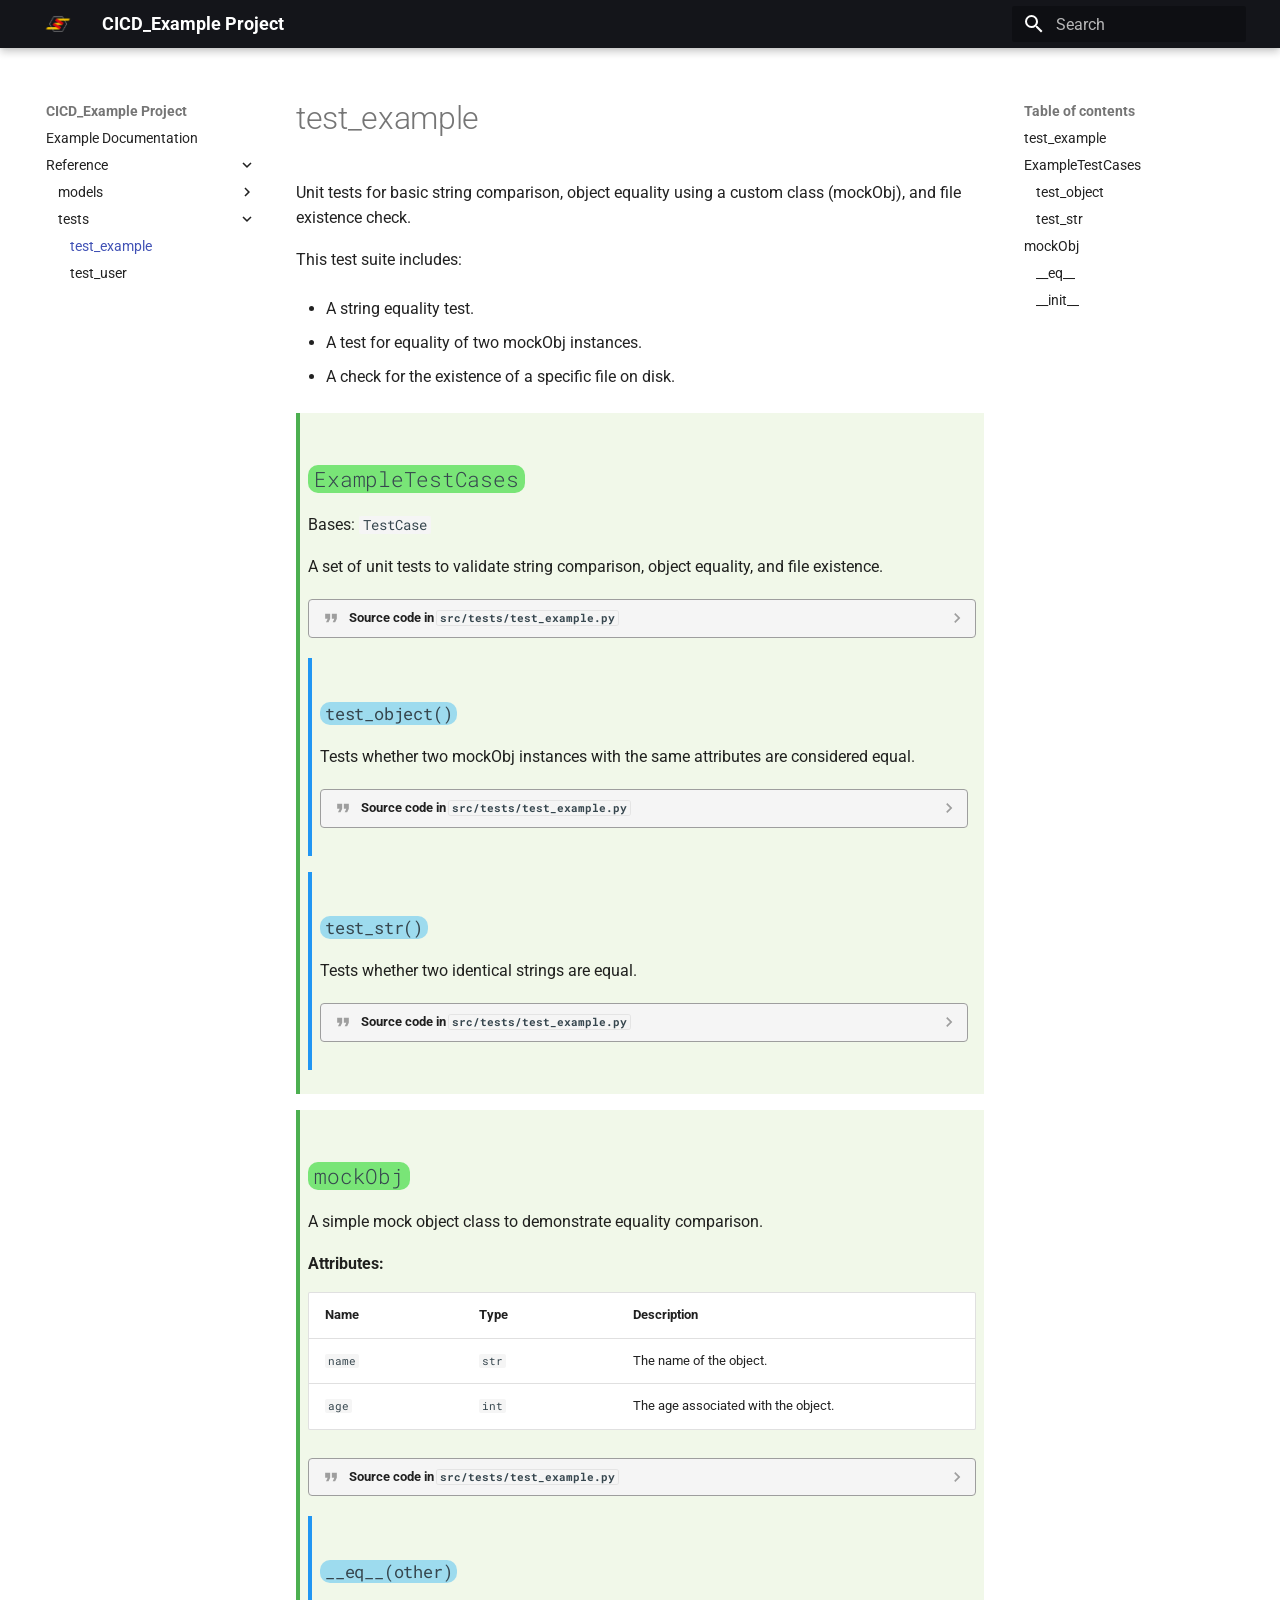
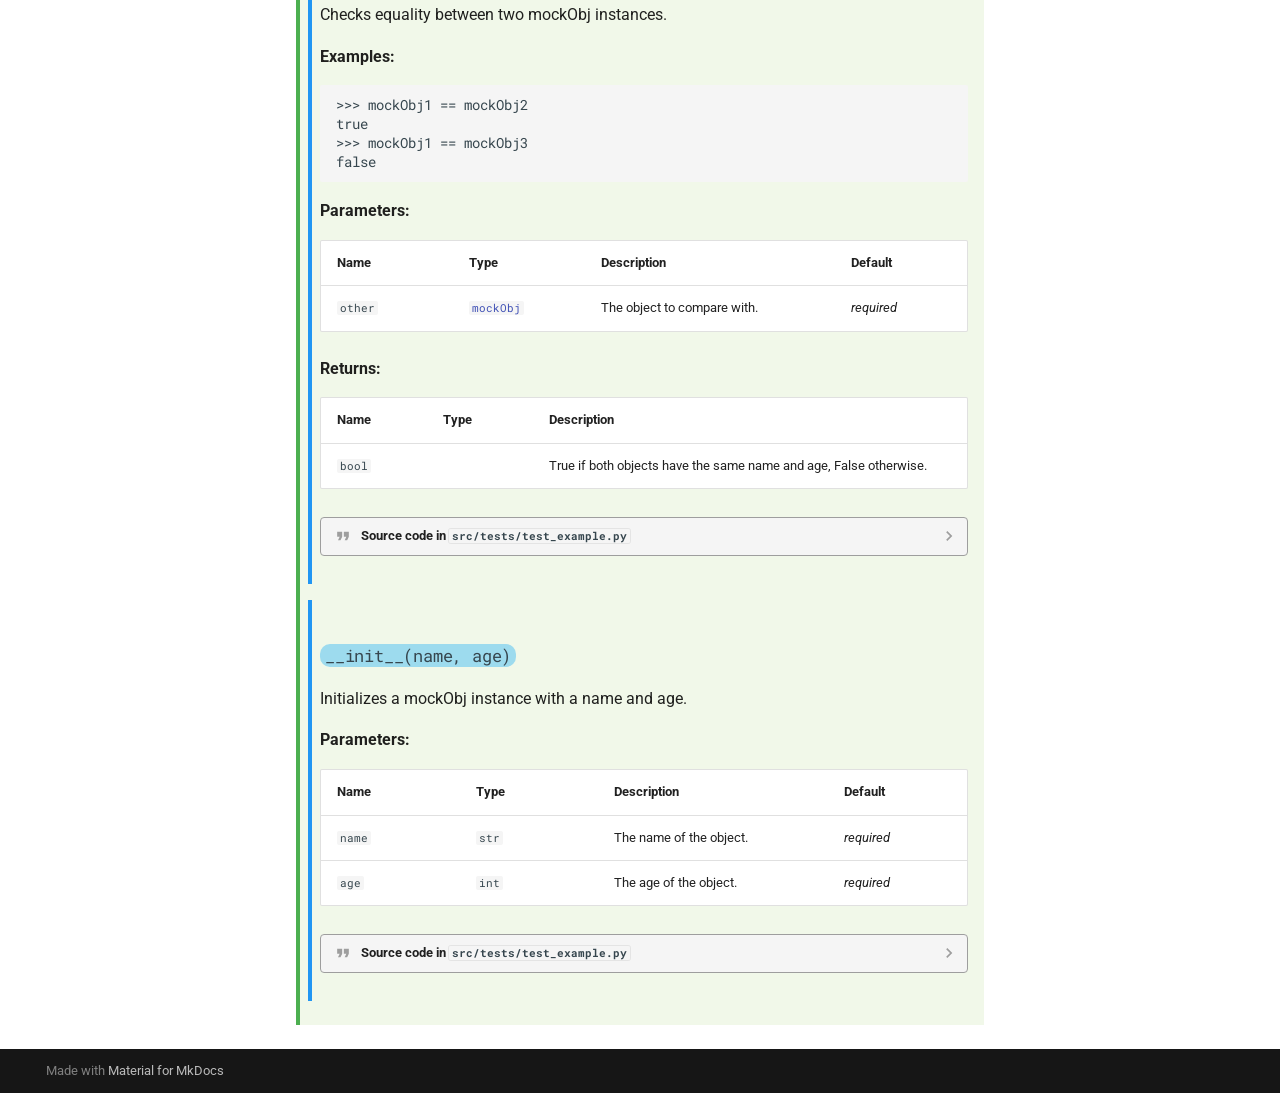
<file: autoapi/tests/test_example/index.html>
<!doctype html>
<html lang="en" class="no-js">
  <head>
    
      <meta charset="utf-8">
      <meta name="viewport" content="width=device-width,initial-scale=1">
      
      
      
      
        <link rel="prev" href="../../models/user/">
      
      
        <link rel="next" href="../test_user/">
      
      
      <link rel="icon" href="../../../assets/images/favicon.png">
      <meta name="generator" content="mkdocs-1.6.1, mkdocs-material-9.6.17">
    
    
      
        <title>test_example - CICD_Example Project</title>
      
    
    
      <link rel="stylesheet" href="../../../assets/stylesheets/main.7e37652d.min.css">
      
        
        <link rel="stylesheet" href="../../../assets/stylesheets/palette.06af60db.min.css">
      
      


    
    
      
    
    
      
        
        
        <link rel="preconnect" href="https://fonts.gstatic.com" crossorigin>
        <link rel="stylesheet" href="https://fonts.googleapis.com/css?family=Roboto:300,300i,400,400i,700,700i%7CRoboto+Mono:400,400i,700,700i&display=fallback">
        <style>:root{--md-text-font:"Roboto";--md-code-font:"Roboto Mono"}</style>
      
    
    
      <link rel="stylesheet" href="../../../assets/_mkdocstrings.css">
    
      <link rel="stylesheet" href="../../../styles/custom.css">
    
    <script>__md_scope=new URL("../../..",location),__md_hash=e=>[...e].reduce(((e,_)=>(e<<5)-e+_.charCodeAt(0)),0),__md_get=(e,_=localStorage,t=__md_scope)=>JSON.parse(_.getItem(t.pathname+"."+e)),__md_set=(e,_,t=localStorage,a=__md_scope)=>{try{t.setItem(a.pathname+"."+e,JSON.stringify(_))}catch(e){}}</script>
    
      

    
    
    
  </head>
  
  
    
    
    
    
    
    <body dir="ltr" data-md-color-scheme="default" data-md-color-primary="black" data-md-color-accent="indigo">
  
    
    <input class="md-toggle" data-md-toggle="drawer" type="checkbox" id="__drawer" autocomplete="off">
    <input class="md-toggle" data-md-toggle="search" type="checkbox" id="__search" autocomplete="off">
    <label class="md-overlay" for="__drawer"></label>
    <div data-md-component="skip">
      
        
        <a href="#tests.test_example" class="md-skip">
          Skip to content
        </a>
      
    </div>
    <div data-md-component="announce">
      
    </div>
    
    
      

  

<header class="md-header md-header--shadow" data-md-component="header">
  <nav class="md-header__inner md-grid" aria-label="Header">
    <a href="../../.." title="CICD_Example Project" class="md-header__button md-logo" aria-label="CICD_Example Project" data-md-component="logo">
      
  <img src="../../../assets/logo/hegele_logo_transparent.png" alt="logo">

    </a>
    <label class="md-header__button md-icon" for="__drawer">
      
      <svg xmlns="http://www.w3.org/2000/svg" viewBox="0 0 24 24"><path d="M3 6h18v2H3zm0 5h18v2H3zm0 5h18v2H3z"/></svg>
    </label>
    <div class="md-header__title" data-md-component="header-title">
      <div class="md-header__ellipsis">
        <div class="md-header__topic">
          <span class="md-ellipsis">
            CICD_Example Project
          </span>
        </div>
        <div class="md-header__topic" data-md-component="header-topic">
          <span class="md-ellipsis">
            
              test_example
            
          </span>
        </div>
      </div>
    </div>
    
      
    
    
    
    
      
      
        <label class="md-header__button md-icon" for="__search">
          
          <svg xmlns="http://www.w3.org/2000/svg" viewBox="0 0 24 24"><path d="M9.5 3A6.5 6.5 0 0 1 16 9.5c0 1.61-.59 3.09-1.56 4.23l.27.27h.79l5 5-1.5 1.5-5-5v-.79l-.27-.27A6.52 6.52 0 0 1 9.5 16 6.5 6.5 0 0 1 3 9.5 6.5 6.5 0 0 1 9.5 3m0 2C7 5 5 7 5 9.5S7 14 9.5 14 14 12 14 9.5 12 5 9.5 5"/></svg>
        </label>
        <div class="md-search" data-md-component="search" role="dialog">
  <label class="md-search__overlay" for="__search"></label>
  <div class="md-search__inner" role="search">
    <form class="md-search__form" name="search">
      <input type="text" class="md-search__input" name="query" aria-label="Search" placeholder="Search" autocapitalize="off" autocorrect="off" autocomplete="off" spellcheck="false" data-md-component="search-query" required>
      <label class="md-search__icon md-icon" for="__search">
        
        <svg xmlns="http://www.w3.org/2000/svg" viewBox="0 0 24 24"><path d="M9.5 3A6.5 6.5 0 0 1 16 9.5c0 1.61-.59 3.09-1.56 4.23l.27.27h.79l5 5-1.5 1.5-5-5v-.79l-.27-.27A6.52 6.52 0 0 1 9.5 16 6.5 6.5 0 0 1 3 9.5 6.5 6.5 0 0 1 9.5 3m0 2C7 5 5 7 5 9.5S7 14 9.5 14 14 12 14 9.5 12 5 9.5 5"/></svg>
        
        <svg xmlns="http://www.w3.org/2000/svg" viewBox="0 0 24 24"><path d="M20 11v2H8l5.5 5.5-1.42 1.42L4.16 12l7.92-7.92L13.5 5.5 8 11z"/></svg>
      </label>
      <nav class="md-search__options" aria-label="Search">
        
        <button type="reset" class="md-search__icon md-icon" title="Clear" aria-label="Clear" tabindex="-1">
          
          <svg xmlns="http://www.w3.org/2000/svg" viewBox="0 0 24 24"><path d="M19 6.41 17.59 5 12 10.59 6.41 5 5 6.41 10.59 12 5 17.59 6.41 19 12 13.41 17.59 19 19 17.59 13.41 12z"/></svg>
        </button>
      </nav>
      
    </form>
    <div class="md-search__output">
      <div class="md-search__scrollwrap" tabindex="0" data-md-scrollfix>
        <div class="md-search-result" data-md-component="search-result">
          <div class="md-search-result__meta">
            Initializing search
          </div>
          <ol class="md-search-result__list" role="presentation"></ol>
        </div>
      </div>
    </div>
  </div>
</div>
      
    
    
  </nav>
  
</header>
    
    <div class="md-container" data-md-component="container">
      
      
        
          
        
      
      <main class="md-main" data-md-component="main">
        <div class="md-main__inner md-grid">
          
            
              
              <div class="md-sidebar md-sidebar--primary" data-md-component="sidebar" data-md-type="navigation" >
                <div class="md-sidebar__scrollwrap">
                  <div class="md-sidebar__inner">
                    



<nav class="md-nav md-nav--primary" aria-label="Navigation" data-md-level="0">
  <label class="md-nav__title" for="__drawer">
    <a href="../../.." title="CICD_Example Project" class="md-nav__button md-logo" aria-label="CICD_Example Project" data-md-component="logo">
      
  <img src="../../../assets/logo/hegele_logo_transparent.png" alt="logo">

    </a>
    CICD_Example Project
  </label>
  
  <ul class="md-nav__list" data-md-scrollfix>
    
      
      
  
  
  
  
    <li class="md-nav__item">
      <a href="../../.." class="md-nav__link">
        
  
  
  <span class="md-ellipsis">
    Example Documentation
    
  </span>
  

      </a>
    </li>
  

    
      
      
  
  
    
  
  
  
    
    
    
    
    
    <li class="md-nav__item md-nav__item--active md-nav__item--nested">
      
        
        
        <input class="md-nav__toggle md-toggle " type="checkbox" id="__nav_2" checked>
        
          
          <label class="md-nav__link" for="__nav_2" id="__nav_2_label" tabindex="0">
            
  
  
  <span class="md-ellipsis">
    Reference
    
  </span>
  

            <span class="md-nav__icon md-icon"></span>
          </label>
        
        <nav class="md-nav" data-md-level="1" aria-labelledby="__nav_2_label" aria-expanded="true">
          <label class="md-nav__title" for="__nav_2">
            <span class="md-nav__icon md-icon"></span>
            Reference
          </label>
          <ul class="md-nav__list" data-md-scrollfix>
            
              
                
  
  
  
  
    
    
    
    
    
    <li class="md-nav__item md-nav__item--nested">
      
        
        
        <input class="md-nav__toggle md-toggle " type="checkbox" id="__nav_2_1" >
        
          
          <label class="md-nav__link" for="__nav_2_1" id="__nav_2_1_label" tabindex="0">
            
  
  
  <span class="md-ellipsis">
    models
    
  </span>
  

            <span class="md-nav__icon md-icon"></span>
          </label>
        
        <nav class="md-nav" data-md-level="2" aria-labelledby="__nav_2_1_label" aria-expanded="false">
          <label class="md-nav__title" for="__nav_2_1">
            <span class="md-nav__icon md-icon"></span>
            models
          </label>
          <ul class="md-nav__list" data-md-scrollfix>
            
              
                
  
  
  
  
    <li class="md-nav__item">
      <a href="../../models/user/" class="md-nav__link">
        
  
  
  <span class="md-ellipsis">
    user
    
  </span>
  

      </a>
    </li>
  

              
            
          </ul>
        </nav>
      
    </li>
  

              
            
              
                
  
  
    
  
  
  
    
    
    
    
    
    <li class="md-nav__item md-nav__item--active md-nav__item--nested">
      
        
        
        <input class="md-nav__toggle md-toggle " type="checkbox" id="__nav_2_2" checked>
        
          
          <label class="md-nav__link" for="__nav_2_2" id="__nav_2_2_label" tabindex="0">
            
  
  
  <span class="md-ellipsis">
    tests
    
  </span>
  

            <span class="md-nav__icon md-icon"></span>
          </label>
        
        <nav class="md-nav" data-md-level="2" aria-labelledby="__nav_2_2_label" aria-expanded="true">
          <label class="md-nav__title" for="__nav_2_2">
            <span class="md-nav__icon md-icon"></span>
            tests
          </label>
          <ul class="md-nav__list" data-md-scrollfix>
            
              
                
  
  
    
  
  
  
    <li class="md-nav__item md-nav__item--active">
      
      <input class="md-nav__toggle md-toggle" type="checkbox" id="__toc">
      
      
      
        <label class="md-nav__link md-nav__link--active" for="__toc">
          
  
  
  <span class="md-ellipsis">
    test_example
    
  </span>
  

          <span class="md-nav__icon md-icon"></span>
        </label>
      
      <a href="./" class="md-nav__link md-nav__link--active">
        
  
  
  <span class="md-ellipsis">
    test_example
    
  </span>
  

      </a>
      
        

<nav class="md-nav md-nav--secondary" aria-label="Table of contents">
  
  
  
  
    <label class="md-nav__title" for="__toc">
      <span class="md-nav__icon md-icon"></span>
      Table of contents
    </label>
    <ul class="md-nav__list" data-md-component="toc" data-md-scrollfix>
      
        <li class="md-nav__item">
  <a href="#tests.test_example" class="md-nav__link">
    <span class="md-ellipsis">
      test_example
    </span>
  </a>
  
</li>
      
        <li class="md-nav__item">
  <a href="#tests.test_example.ExampleTestCases" class="md-nav__link">
    <span class="md-ellipsis">
      ExampleTestCases
    </span>
  </a>
  
    <nav class="md-nav" aria-label="ExampleTestCases">
      <ul class="md-nav__list">
        
          <li class="md-nav__item">
  <a href="#tests.test_example.ExampleTestCases.test_object" class="md-nav__link">
    <span class="md-ellipsis">
      test_object
    </span>
  </a>
  
</li>
        
          <li class="md-nav__item">
  <a href="#tests.test_example.ExampleTestCases.test_str" class="md-nav__link">
    <span class="md-ellipsis">
      test_str
    </span>
  </a>
  
</li>
        
      </ul>
    </nav>
  
</li>
      
        <li class="md-nav__item">
  <a href="#tests.test_example.mockObj" class="md-nav__link">
    <span class="md-ellipsis">
      mockObj
    </span>
  </a>
  
    <nav class="md-nav" aria-label="mockObj">
      <ul class="md-nav__list">
        
          <li class="md-nav__item">
  <a href="#tests.test_example.mockObj.__eq__" class="md-nav__link">
    <span class="md-ellipsis">
      __eq__
    </span>
  </a>
  
</li>
        
          <li class="md-nav__item">
  <a href="#tests.test_example.mockObj.__init__" class="md-nav__link">
    <span class="md-ellipsis">
      __init__
    </span>
  </a>
  
</li>
        
      </ul>
    </nav>
  
</li>
      
    </ul>
  
</nav>
      
    </li>
  

              
            
              
                
  
  
  
  
    <li class="md-nav__item">
      <a href="../test_user/" class="md-nav__link">
        
  
  
  <span class="md-ellipsis">
    test_user
    
  </span>
  

      </a>
    </li>
  

              
            
          </ul>
        </nav>
      
    </li>
  

              
            
          </ul>
        </nav>
      
    </li>
  

    
  </ul>
</nav>
                  </div>
                </div>
              </div>
            
            
              
              <div class="md-sidebar md-sidebar--secondary" data-md-component="sidebar" data-md-type="toc" >
                <div class="md-sidebar__scrollwrap">
                  <div class="md-sidebar__inner">
                    

<nav class="md-nav md-nav--secondary" aria-label="Table of contents">
  
  
  
  
    <label class="md-nav__title" for="__toc">
      <span class="md-nav__icon md-icon"></span>
      Table of contents
    </label>
    <ul class="md-nav__list" data-md-component="toc" data-md-scrollfix>
      
        <li class="md-nav__item">
  <a href="#tests.test_example" class="md-nav__link">
    <span class="md-ellipsis">
      test_example
    </span>
  </a>
  
</li>
      
        <li class="md-nav__item">
  <a href="#tests.test_example.ExampleTestCases" class="md-nav__link">
    <span class="md-ellipsis">
      ExampleTestCases
    </span>
  </a>
  
    <nav class="md-nav" aria-label="ExampleTestCases">
      <ul class="md-nav__list">
        
          <li class="md-nav__item">
  <a href="#tests.test_example.ExampleTestCases.test_object" class="md-nav__link">
    <span class="md-ellipsis">
      test_object
    </span>
  </a>
  
</li>
        
          <li class="md-nav__item">
  <a href="#tests.test_example.ExampleTestCases.test_str" class="md-nav__link">
    <span class="md-ellipsis">
      test_str
    </span>
  </a>
  
</li>
        
      </ul>
    </nav>
  
</li>
      
        <li class="md-nav__item">
  <a href="#tests.test_example.mockObj" class="md-nav__link">
    <span class="md-ellipsis">
      mockObj
    </span>
  </a>
  
    <nav class="md-nav" aria-label="mockObj">
      <ul class="md-nav__list">
        
          <li class="md-nav__item">
  <a href="#tests.test_example.mockObj.__eq__" class="md-nav__link">
    <span class="md-ellipsis">
      __eq__
    </span>
  </a>
  
</li>
        
          <li class="md-nav__item">
  <a href="#tests.test_example.mockObj.__init__" class="md-nav__link">
    <span class="md-ellipsis">
      __init__
    </span>
  </a>
  
</li>
        
      </ul>
    </nav>
  
</li>
      
    </ul>
  
</nav>
                  </div>
                </div>
              </div>
            
          
          
            <div class="md-content" data-md-component="content">
              <article class="md-content__inner md-typeset">
                
                  



  <h1>test_example</h1>

<div class="doc doc-object doc-module">



<a id="tests.test_example"></a>
    <div class="doc doc-contents first">

        <p>Unit tests for basic string comparison, object equality using a custom class (mockObj),
and file existence check.</p>
<p>This test suite includes:</p>
<ul>
<li>
<p>A string equality test.</p>
</li>
<li>
<p>A test for equality of two mockObj instances.</p>
</li>
<li>
<p>A check for the existence of a specific file on disk.</p>
</li>
</ul>









  <div class="doc doc-children">








<div class="doc doc-object doc-class">



<h2 id="tests.test_example.ExampleTestCases" class="doc doc-heading">
            <code>ExampleTestCases</code>


</h2>


    <div class="doc doc-contents ">
            <p class="doc doc-class-bases">
              Bases: <code><span title="unittest.TestCase">TestCase</span></code></p>


        <p>A set of unit tests to validate string comparison, object equality, and file existence.</p>







              <details class="quote">
                <summary>Source code in <code>src/tests/test_example.py</code></summary>
                <div class="codehilite"><table class="codehilitetable"><tr><td class="linenos"><div class="linenodiv"><pre><span></span><span class="normal">53</span>
<span class="normal">54</span>
<span class="normal">55</span>
<span class="normal">56</span>
<span class="normal">57</span>
<span class="normal">58</span>
<span class="normal">59</span>
<span class="normal">60</span>
<span class="normal">61</span>
<span class="normal">62</span>
<span class="normal">63</span>
<span class="normal">64</span>
<span class="normal">65</span>
<span class="normal">66</span>
<span class="normal">67</span>
<span class="normal">68</span>
<span class="normal">69</span>
<span class="normal">70</span></pre></div></td><td class="code"><div><pre><span></span><code><span class="k">class</span><span class="w"> </span><span class="nc">ExampleTestCases</span><span class="p">(</span><span class="n">unittest</span><span class="o">.</span><span class="n">TestCase</span><span class="p">):</span>
<span class="w">    </span><span class="sd">&quot;&quot;&quot;</span>
<span class="sd">    A set of unit tests to validate string comparison, object equality, and file existence.</span>
<span class="sd">    &quot;&quot;&quot;</span>

    <span class="k">def</span><span class="w"> </span><span class="nf">test_str</span><span class="p">(</span><span class="bp">self</span><span class="p">):</span>
<span class="w">        </span><span class="sd">&quot;&quot;&quot;</span>
<span class="sd">        Tests whether two identical strings are equal.</span>
<span class="sd">        &quot;&quot;&quot;</span>
        <span class="bp">self</span><span class="o">.</span><span class="n">assertEqual</span><span class="p">(</span><span class="s2">&quot;string is the same&quot;</span><span class="p">,</span> <span class="s2">&quot;string is the same&quot;</span><span class="p">,</span> <span class="s2">&quot;strs are not equal&quot;</span><span class="p">)</span>

    <span class="k">def</span><span class="w"> </span><span class="nf">test_object</span><span class="p">(</span><span class="bp">self</span><span class="p">):</span>
<span class="w">        </span><span class="sd">&quot;&quot;&quot;</span>
<span class="sd">        Tests whether two mockObj instances with the same attributes are considered equal.</span>
<span class="sd">        &quot;&quot;&quot;</span>
        <span class="n">obj1</span> <span class="o">=</span> <span class="n">mockObj</span><span class="p">(</span><span class="s2">&quot;Chris&quot;</span><span class="p">,</span> <span class="mi">20</span><span class="p">)</span>
        <span class="n">obj2</span> <span class="o">=</span> <span class="n">mockObj</span><span class="p">(</span><span class="s2">&quot;Chris&quot;</span><span class="p">,</span> <span class="mi">20</span><span class="p">)</span>
        <span class="bp">self</span><span class="o">.</span><span class="n">assertEqual</span><span class="p">(</span><span class="n">obj1</span><span class="p">,</span> <span class="n">obj2</span><span class="p">,</span> <span class="s2">&quot;Given Objects are not equal&quot;</span><span class="p">)</span>
</code></pre></div></td></tr></table></div>
              </details>



  <div class="doc doc-children">









<div class="doc doc-object doc-function">


<h3 id="tests.test_example.ExampleTestCases.test_object" class="doc doc-heading">
            <code class=" language-python"><span class="n">test_object</span><span class="p">()</span></code>

</h3>


    <div class="doc doc-contents ">

        <p>Tests whether two mockObj instances with the same attributes are considered equal.</p>


            <details class="quote">
              <summary>Source code in <code>src/tests/test_example.py</code></summary>
              <div class="codehilite"><table class="codehilitetable"><tr><td class="linenos"><div class="linenodiv"><pre><span></span><span class="normal">64</span>
<span class="normal">65</span>
<span class="normal">66</span>
<span class="normal">67</span>
<span class="normal">68</span>
<span class="normal">69</span>
<span class="normal">70</span></pre></div></td><td class="code"><div><pre><span></span><code><span class="k">def</span><span class="w"> </span><span class="nf">test_object</span><span class="p">(</span><span class="bp">self</span><span class="p">):</span>
<span class="w">    </span><span class="sd">&quot;&quot;&quot;</span>
<span class="sd">    Tests whether two mockObj instances with the same attributes are considered equal.</span>
<span class="sd">    &quot;&quot;&quot;</span>
    <span class="n">obj1</span> <span class="o">=</span> <span class="n">mockObj</span><span class="p">(</span><span class="s2">&quot;Chris&quot;</span><span class="p">,</span> <span class="mi">20</span><span class="p">)</span>
    <span class="n">obj2</span> <span class="o">=</span> <span class="n">mockObj</span><span class="p">(</span><span class="s2">&quot;Chris&quot;</span><span class="p">,</span> <span class="mi">20</span><span class="p">)</span>
    <span class="bp">self</span><span class="o">.</span><span class="n">assertEqual</span><span class="p">(</span><span class="n">obj1</span><span class="p">,</span> <span class="n">obj2</span><span class="p">,</span> <span class="s2">&quot;Given Objects are not equal&quot;</span><span class="p">)</span>
</code></pre></div></td></tr></table></div>
            </details>
    </div>

</div>

<div class="doc doc-object doc-function">


<h3 id="tests.test_example.ExampleTestCases.test_str" class="doc doc-heading">
            <code class=" language-python"><span class="n">test_str</span><span class="p">()</span></code>

</h3>


    <div class="doc doc-contents ">

        <p>Tests whether two identical strings are equal.</p>


            <details class="quote">
              <summary>Source code in <code>src/tests/test_example.py</code></summary>
              <div class="codehilite"><table class="codehilitetable"><tr><td class="linenos"><div class="linenodiv"><pre><span></span><span class="normal">58</span>
<span class="normal">59</span>
<span class="normal">60</span>
<span class="normal">61</span>
<span class="normal">62</span></pre></div></td><td class="code"><div><pre><span></span><code><span class="k">def</span><span class="w"> </span><span class="nf">test_str</span><span class="p">(</span><span class="bp">self</span><span class="p">):</span>
<span class="w">    </span><span class="sd">&quot;&quot;&quot;</span>
<span class="sd">    Tests whether two identical strings are equal.</span>
<span class="sd">    &quot;&quot;&quot;</span>
    <span class="bp">self</span><span class="o">.</span><span class="n">assertEqual</span><span class="p">(</span><span class="s2">&quot;string is the same&quot;</span><span class="p">,</span> <span class="s2">&quot;string is the same&quot;</span><span class="p">,</span> <span class="s2">&quot;strs are not equal&quot;</span><span class="p">)</span>
</code></pre></div></td></tr></table></div>
            </details>
    </div>

</div>



  </div>

    </div>

</div>

<div class="doc doc-object doc-class">



<h2 id="tests.test_example.mockObj" class="doc doc-heading">
            <code>mockObj</code>


</h2>


    <div class="doc doc-contents ">


        <p>A simple mock object class to demonstrate equality comparison.</p>


<p><span class="doc-section-title">Attributes:</span></p>
    <table>
      <thead>
        <tr>
          <th>Name</th>
          <th>Type</th>
          <th>Description</th>
        </tr>
      </thead>
      <tbody>
          <tr class="doc-section-item">
            <td><code><span title="tests.test_example.mockObj.name">name</span></code></td>
            <td>
                  <code><span title="str">str</span></code>
            </td>
            <td>
              <div class="doc-md-description">
                <p>The name of the object.</p>
              </div>
            </td>
          </tr>
          <tr class="doc-section-item">
            <td><code><span title="tests.test_example.mockObj.age">age</span></code></td>
            <td>
                  <code><span title="int">int</span></code>
            </td>
            <td>
              <div class="doc-md-description">
                <p>The age associated with the object.</p>
              </div>
            </td>
          </tr>
      </tbody>
    </table>







              <details class="quote">
                <summary>Source code in <code>src/tests/test_example.py</code></summary>
                <div class="codehilite"><table class="codehilitetable"><tr><td class="linenos"><div class="linenodiv"><pre><span></span><span class="normal">14</span>
<span class="normal">15</span>
<span class="normal">16</span>
<span class="normal">17</span>
<span class="normal">18</span>
<span class="normal">19</span>
<span class="normal">20</span>
<span class="normal">21</span>
<span class="normal">22</span>
<span class="normal">23</span>
<span class="normal">24</span>
<span class="normal">25</span>
<span class="normal">26</span>
<span class="normal">27</span>
<span class="normal">28</span>
<span class="normal">29</span>
<span class="normal">30</span>
<span class="normal">31</span>
<span class="normal">32</span>
<span class="normal">33</span>
<span class="normal">34</span>
<span class="normal">35</span>
<span class="normal">36</span>
<span class="normal">37</span>
<span class="normal">38</span>
<span class="normal">39</span>
<span class="normal">40</span>
<span class="normal">41</span>
<span class="normal">42</span>
<span class="normal">43</span>
<span class="normal">44</span>
<span class="normal">45</span>
<span class="normal">46</span>
<span class="normal">47</span>
<span class="normal">48</span>
<span class="normal">49</span>
<span class="normal">50</span></pre></div></td><td class="code"><div><pre><span></span><code><span class="k">class</span><span class="w"> </span><span class="nc">mockObj</span><span class="p">():</span>
<span class="w">    </span><span class="sd">&quot;&quot;&quot;</span>
<span class="sd">    A simple mock object class to demonstrate equality comparison.</span>

<span class="sd">    Attributes:</span>
<span class="sd">        name (str): The name of the object.</span>
<span class="sd">        age (int): The age associated with the object.</span>
<span class="sd">    &quot;&quot;&quot;</span>

    <span class="k">def</span><span class="w"> </span><span class="fm">__init__</span><span class="p">(</span><span class="bp">self</span><span class="p">,</span> <span class="n">name</span><span class="p">:</span> <span class="nb">str</span><span class="p">,</span> <span class="n">age</span><span class="p">:</span> <span class="nb">int</span><span class="p">):</span>
<span class="w">        </span><span class="sd">&quot;&quot;&quot;</span>
<span class="sd">        Initializes a mockObj instance with a name and age.</span>

<span class="sd">        Args:</span>
<span class="sd">            name (str): The name of the object.</span>
<span class="sd">            age (int): The age of the object.</span>
<span class="sd">        &quot;&quot;&quot;</span>
        <span class="bp">self</span><span class="o">.</span><span class="n">name</span> <span class="o">=</span> <span class="n">name</span>
        <span class="bp">self</span><span class="o">.</span><span class="n">age</span> <span class="o">=</span> <span class="n">age</span>

    <span class="k">def</span><span class="w"> </span><span class="fm">__eq__</span><span class="p">(</span><span class="bp">self</span><span class="p">,</span> <span class="n">other</span><span class="p">):</span>
<span class="w">        </span><span class="sd">&quot;&quot;&quot;</span>
<span class="sd">        Checks equality between two mockObj instances.</span>

<span class="sd">        Examples:</span>
<span class="sd">            &gt;&gt;&gt; mockObj1 == mockObj2</span>
<span class="sd">            true</span>
<span class="sd">            &gt;&gt;&gt; mockObj1 == mockObj3</span>
<span class="sd">            false</span>

<span class="sd">        Args:</span>
<span class="sd">            other (mockObj): The object to compare with.</span>

<span class="sd">        Returns:</span>
<span class="sd">            bool: True if both objects have the same name and age, False otherwise.</span>
<span class="sd">        &quot;&quot;&quot;</span>
        <span class="k">return</span> <span class="nb">isinstance</span><span class="p">(</span><span class="n">other</span><span class="p">,</span> <span class="n">mockObj</span><span class="p">)</span> <span class="ow">and</span> <span class="bp">self</span><span class="o">.</span><span class="n">name</span> <span class="o">==</span> <span class="n">other</span><span class="o">.</span><span class="n">name</span> <span class="ow">and</span> <span class="bp">self</span><span class="o">.</span><span class="n">age</span> <span class="o">==</span> <span class="n">other</span><span class="o">.</span><span class="n">age</span>
</code></pre></div></td></tr></table></div>
              </details>



  <div class="doc doc-children">









<div class="doc doc-object doc-function">


<h3 id="tests.test_example.mockObj.__eq__" class="doc doc-heading">
            <code class=" language-python"><span class="fm">__eq__</span><span class="p">(</span><span class="n">other</span><span class="p">)</span></code>

</h3>


    <div class="doc doc-contents ">

        <p>Checks equality between two mockObj instances.</p>


<p><span class="doc-section-title">Examples:</span></p>
    <div class="codehilite"><pre><span></span><code><span class="gp">&gt;&gt;&gt; </span><span class="n">mockObj1</span> <span class="o">==</span> <span class="n">mockObj2</span>
<span class="go">true</span>
<span class="gp">&gt;&gt;&gt; </span><span class="n">mockObj1</span> <span class="o">==</span> <span class="n">mockObj3</span>
<span class="go">false</span>
</code></pre></div>


<p><span class="doc-section-title">Parameters:</span></p>
    <table>
      <thead>
        <tr>
          <th>Name</th>
          <th>Type</th>
          <th>Description</th>
          <th>Default</th>
        </tr>
      </thead>
      <tbody>
          <tr class="doc-section-item">
            <td>
                <code>other</code>
            </td>
            <td>
                  <code><a class="autorefs autorefs-internal" title="mockObj (tests.test_example.mockObj)" href="#tests.test_example.mockObj">mockObj</a></code>
            </td>
            <td>
              <div class="doc-md-description">
                <p>The object to compare with.</p>
              </div>
            </td>
            <td>
                <em>required</em>
            </td>
          </tr>
      </tbody>
    </table>


    <p><span class="doc-section-title">Returns:</span></p>
    <table>
      <thead>
        <tr>
<th>Name</th>          <th>Type</th>
          <th>Description</th>
        </tr>
      </thead>
      <tbody>
          <tr class="doc-section-item">
<td><code>bool</code></td>            <td>
            </td>
            <td>
              <div class="doc-md-description">
                <p>True if both objects have the same name and age, False otherwise.</p>
              </div>
            </td>
          </tr>
      </tbody>
    </table>


            <details class="quote">
              <summary>Source code in <code>src/tests/test_example.py</code></summary>
              <div class="codehilite"><table class="codehilitetable"><tr><td class="linenos"><div class="linenodiv"><pre><span></span><span class="normal">34</span>
<span class="normal">35</span>
<span class="normal">36</span>
<span class="normal">37</span>
<span class="normal">38</span>
<span class="normal">39</span>
<span class="normal">40</span>
<span class="normal">41</span>
<span class="normal">42</span>
<span class="normal">43</span>
<span class="normal">44</span>
<span class="normal">45</span>
<span class="normal">46</span>
<span class="normal">47</span>
<span class="normal">48</span>
<span class="normal">49</span>
<span class="normal">50</span></pre></div></td><td class="code"><div><pre><span></span><code><span class="k">def</span><span class="w"> </span><span class="fm">__eq__</span><span class="p">(</span><span class="bp">self</span><span class="p">,</span> <span class="n">other</span><span class="p">):</span>
<span class="w">    </span><span class="sd">&quot;&quot;&quot;</span>
<span class="sd">    Checks equality between two mockObj instances.</span>

<span class="sd">    Examples:</span>
<span class="sd">        &gt;&gt;&gt; mockObj1 == mockObj2</span>
<span class="sd">        true</span>
<span class="sd">        &gt;&gt;&gt; mockObj1 == mockObj3</span>
<span class="sd">        false</span>

<span class="sd">    Args:</span>
<span class="sd">        other (mockObj): The object to compare with.</span>

<span class="sd">    Returns:</span>
<span class="sd">        bool: True if both objects have the same name and age, False otherwise.</span>
<span class="sd">    &quot;&quot;&quot;</span>
    <span class="k">return</span> <span class="nb">isinstance</span><span class="p">(</span><span class="n">other</span><span class="p">,</span> <span class="n">mockObj</span><span class="p">)</span> <span class="ow">and</span> <span class="bp">self</span><span class="o">.</span><span class="n">name</span> <span class="o">==</span> <span class="n">other</span><span class="o">.</span><span class="n">name</span> <span class="ow">and</span> <span class="bp">self</span><span class="o">.</span><span class="n">age</span> <span class="o">==</span> <span class="n">other</span><span class="o">.</span><span class="n">age</span>
</code></pre></div></td></tr></table></div>
            </details>
    </div>

</div>

<div class="doc doc-object doc-function">


<h3 id="tests.test_example.mockObj.__init__" class="doc doc-heading">
            <code class=" language-python"><span class="fm">__init__</span><span class="p">(</span><span class="n">name</span><span class="p">,</span> <span class="n">age</span><span class="p">)</span></code>

</h3>


    <div class="doc doc-contents ">

        <p>Initializes a mockObj instance with a name and age.</p>


<p><span class="doc-section-title">Parameters:</span></p>
    <table>
      <thead>
        <tr>
          <th>Name</th>
          <th>Type</th>
          <th>Description</th>
          <th>Default</th>
        </tr>
      </thead>
      <tbody>
          <tr class="doc-section-item">
            <td>
                <code>name</code>
            </td>
            <td>
                  <code><span title="str">str</span></code>
            </td>
            <td>
              <div class="doc-md-description">
                <p>The name of the object.</p>
              </div>
            </td>
            <td>
                <em>required</em>
            </td>
          </tr>
          <tr class="doc-section-item">
            <td>
                <code>age</code>
            </td>
            <td>
                  <code><span title="int">int</span></code>
            </td>
            <td>
              <div class="doc-md-description">
                <p>The age of the object.</p>
              </div>
            </td>
            <td>
                <em>required</em>
            </td>
          </tr>
      </tbody>
    </table>


            <details class="quote">
              <summary>Source code in <code>src/tests/test_example.py</code></summary>
              <div class="codehilite"><table class="codehilitetable"><tr><td class="linenos"><div class="linenodiv"><pre><span></span><span class="normal">23</span>
<span class="normal">24</span>
<span class="normal">25</span>
<span class="normal">26</span>
<span class="normal">27</span>
<span class="normal">28</span>
<span class="normal">29</span>
<span class="normal">30</span>
<span class="normal">31</span>
<span class="normal">32</span></pre></div></td><td class="code"><div><pre><span></span><code><span class="k">def</span><span class="w"> </span><span class="fm">__init__</span><span class="p">(</span><span class="bp">self</span><span class="p">,</span> <span class="n">name</span><span class="p">:</span> <span class="nb">str</span><span class="p">,</span> <span class="n">age</span><span class="p">:</span> <span class="nb">int</span><span class="p">):</span>
<span class="w">    </span><span class="sd">&quot;&quot;&quot;</span>
<span class="sd">    Initializes a mockObj instance with a name and age.</span>

<span class="sd">    Args:</span>
<span class="sd">        name (str): The name of the object.</span>
<span class="sd">        age (int): The age of the object.</span>
<span class="sd">    &quot;&quot;&quot;</span>
    <span class="bp">self</span><span class="o">.</span><span class="n">name</span> <span class="o">=</span> <span class="n">name</span>
    <span class="bp">self</span><span class="o">.</span><span class="n">age</span> <span class="o">=</span> <span class="n">age</span>
</code></pre></div></td></tr></table></div>
            </details>
    </div>

</div>



  </div>

    </div>

</div>




  </div>

    </div>

</div>












                
              </article>
            </div>
          
          
<script>var target=document.getElementById(location.hash.slice(1));target&&target.name&&(target.checked=target.name.startsWith("__tabbed_"))</script>
        </div>
        
      </main>
      
        <footer class="md-footer">
  
  <div class="md-footer-meta md-typeset">
    <div class="md-footer-meta__inner md-grid">
      <div class="md-copyright">
  
  
    Made with
    <a href="https://squidfunk.github.io/mkdocs-material/" target="_blank" rel="noopener">
      Material for MkDocs
    </a>
  
</div>
      
    </div>
  </div>
</footer>
      
    </div>
    <div class="md-dialog" data-md-component="dialog">
      <div class="md-dialog__inner md-typeset"></div>
    </div>
    
    
    
      
      <script id="__config" type="application/json">{"base": "../../..", "features": [], "search": "../../../assets/javascripts/workers/search.973d3a69.min.js", "tags": null, "translations": {"clipboard.copied": "Copied to clipboard", "clipboard.copy": "Copy to clipboard", "search.result.more.one": "1 more on this page", "search.result.more.other": "# more on this page", "search.result.none": "No matching documents", "search.result.one": "1 matching document", "search.result.other": "# matching documents", "search.result.placeholder": "Type to start searching", "search.result.term.missing": "Missing", "select.version": "Select version"}, "version": null}</script>
    
    
      <script src="../../../assets/javascripts/bundle.92b07e13.min.js"></script>
      
    
  </body>
</html>
</file>
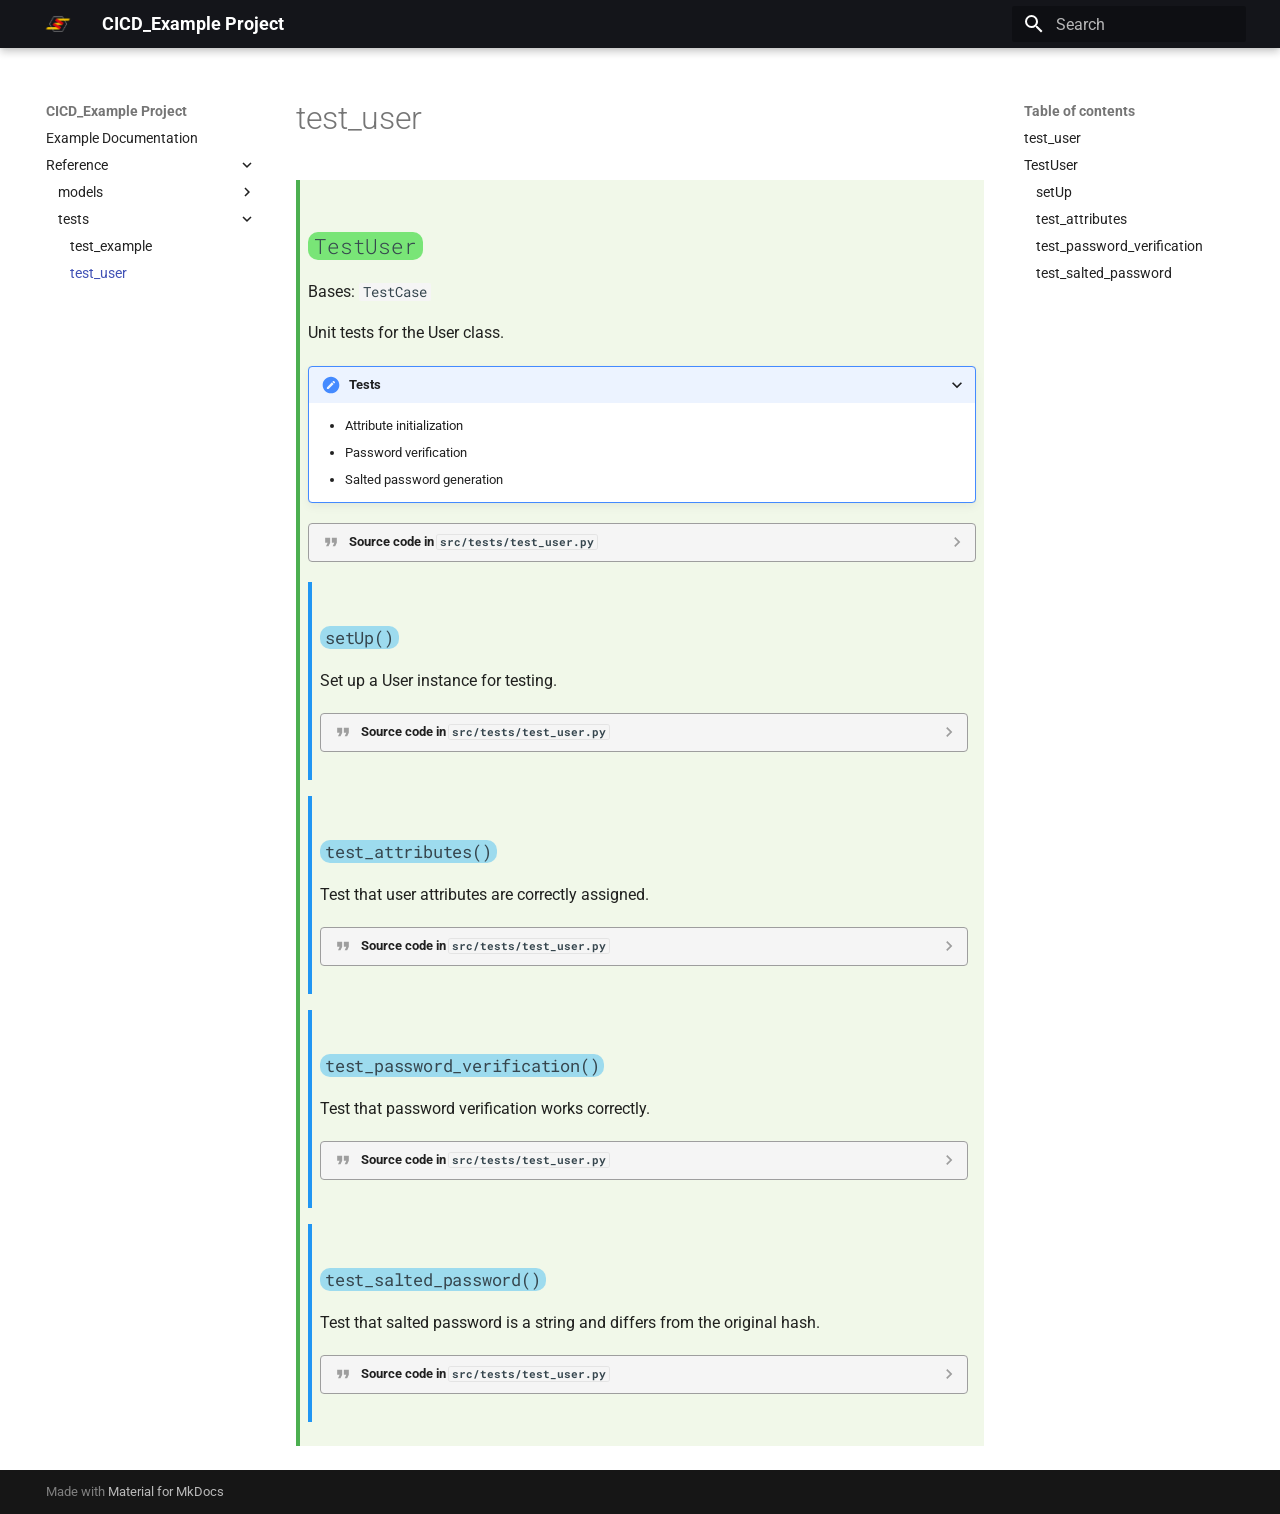
<file: autoapi/tests/test_user/index.html>
<!doctype html>
<html lang="en" class="no-js">
  <head>
    
      <meta charset="utf-8">
      <meta name="viewport" content="width=device-width,initial-scale=1">
      
      
      
      
        <link rel="prev" href="../test_example/">
      
      
      
      <link rel="icon" href="../../../assets/images/favicon.png">
      <meta name="generator" content="mkdocs-1.6.1, mkdocs-material-9.6.17">
    
    
      
        <title>test_user - CICD_Example Project</title>
      
    
    
      <link rel="stylesheet" href="../../../assets/stylesheets/main.7e37652d.min.css">
      
        
        <link rel="stylesheet" href="../../../assets/stylesheets/palette.06af60db.min.css">
      
      


    
    
      
    
    
      
        
        
        <link rel="preconnect" href="https://fonts.gstatic.com" crossorigin>
        <link rel="stylesheet" href="https://fonts.googleapis.com/css?family=Roboto:300,300i,400,400i,700,700i%7CRoboto+Mono:400,400i,700,700i&display=fallback">
        <style>:root{--md-text-font:"Roboto";--md-code-font:"Roboto Mono"}</style>
      
    
    
      <link rel="stylesheet" href="../../../assets/_mkdocstrings.css">
    
      <link rel="stylesheet" href="../../../styles/custom.css">
    
    <script>__md_scope=new URL("../../..",location),__md_hash=e=>[...e].reduce(((e,_)=>(e<<5)-e+_.charCodeAt(0)),0),__md_get=(e,_=localStorage,t=__md_scope)=>JSON.parse(_.getItem(t.pathname+"."+e)),__md_set=(e,_,t=localStorage,a=__md_scope)=>{try{t.setItem(a.pathname+"."+e,JSON.stringify(_))}catch(e){}}</script>
    
      

    
    
    
  </head>
  
  
    
    
    
    
    
    <body dir="ltr" data-md-color-scheme="default" data-md-color-primary="black" data-md-color-accent="indigo">
  
    
    <input class="md-toggle" data-md-toggle="drawer" type="checkbox" id="__drawer" autocomplete="off">
    <input class="md-toggle" data-md-toggle="search" type="checkbox" id="__search" autocomplete="off">
    <label class="md-overlay" for="__drawer"></label>
    <div data-md-component="skip">
      
        
        <a href="#tests.test_user" class="md-skip">
          Skip to content
        </a>
      
    </div>
    <div data-md-component="announce">
      
    </div>
    
    
      

  

<header class="md-header md-header--shadow" data-md-component="header">
  <nav class="md-header__inner md-grid" aria-label="Header">
    <a href="../../.." title="CICD_Example Project" class="md-header__button md-logo" aria-label="CICD_Example Project" data-md-component="logo">
      
  <img src="../../../assets/logo/hegele_logo_transparent.png" alt="logo">

    </a>
    <label class="md-header__button md-icon" for="__drawer">
      
      <svg xmlns="http://www.w3.org/2000/svg" viewBox="0 0 24 24"><path d="M3 6h18v2H3zm0 5h18v2H3zm0 5h18v2H3z"/></svg>
    </label>
    <div class="md-header__title" data-md-component="header-title">
      <div class="md-header__ellipsis">
        <div class="md-header__topic">
          <span class="md-ellipsis">
            CICD_Example Project
          </span>
        </div>
        <div class="md-header__topic" data-md-component="header-topic">
          <span class="md-ellipsis">
            
              test_user
            
          </span>
        </div>
      </div>
    </div>
    
      
    
    
    
    
      
      
        <label class="md-header__button md-icon" for="__search">
          
          <svg xmlns="http://www.w3.org/2000/svg" viewBox="0 0 24 24"><path d="M9.5 3A6.5 6.5 0 0 1 16 9.5c0 1.61-.59 3.09-1.56 4.23l.27.27h.79l5 5-1.5 1.5-5-5v-.79l-.27-.27A6.52 6.52 0 0 1 9.5 16 6.5 6.5 0 0 1 3 9.5 6.5 6.5 0 0 1 9.5 3m0 2C7 5 5 7 5 9.5S7 14 9.5 14 14 12 14 9.5 12 5 9.5 5"/></svg>
        </label>
        <div class="md-search" data-md-component="search" role="dialog">
  <label class="md-search__overlay" for="__search"></label>
  <div class="md-search__inner" role="search">
    <form class="md-search__form" name="search">
      <input type="text" class="md-search__input" name="query" aria-label="Search" placeholder="Search" autocapitalize="off" autocorrect="off" autocomplete="off" spellcheck="false" data-md-component="search-query" required>
      <label class="md-search__icon md-icon" for="__search">
        
        <svg xmlns="http://www.w3.org/2000/svg" viewBox="0 0 24 24"><path d="M9.5 3A6.5 6.5 0 0 1 16 9.5c0 1.61-.59 3.09-1.56 4.23l.27.27h.79l5 5-1.5 1.5-5-5v-.79l-.27-.27A6.52 6.52 0 0 1 9.5 16 6.5 6.5 0 0 1 3 9.5 6.5 6.5 0 0 1 9.5 3m0 2C7 5 5 7 5 9.5S7 14 9.5 14 14 12 14 9.5 12 5 9.5 5"/></svg>
        
        <svg xmlns="http://www.w3.org/2000/svg" viewBox="0 0 24 24"><path d="M20 11v2H8l5.5 5.5-1.42 1.42L4.16 12l7.92-7.92L13.5 5.5 8 11z"/></svg>
      </label>
      <nav class="md-search__options" aria-label="Search">
        
        <button type="reset" class="md-search__icon md-icon" title="Clear" aria-label="Clear" tabindex="-1">
          
          <svg xmlns="http://www.w3.org/2000/svg" viewBox="0 0 24 24"><path d="M19 6.41 17.59 5 12 10.59 6.41 5 5 6.41 10.59 12 5 17.59 6.41 19 12 13.41 17.59 19 19 17.59 13.41 12z"/></svg>
        </button>
      </nav>
      
    </form>
    <div class="md-search__output">
      <div class="md-search__scrollwrap" tabindex="0" data-md-scrollfix>
        <div class="md-search-result" data-md-component="search-result">
          <div class="md-search-result__meta">
            Initializing search
          </div>
          <ol class="md-search-result__list" role="presentation"></ol>
        </div>
      </div>
    </div>
  </div>
</div>
      
    
    
  </nav>
  
</header>
    
    <div class="md-container" data-md-component="container">
      
      
        
          
        
      
      <main class="md-main" data-md-component="main">
        <div class="md-main__inner md-grid">
          
            
              
              <div class="md-sidebar md-sidebar--primary" data-md-component="sidebar" data-md-type="navigation" >
                <div class="md-sidebar__scrollwrap">
                  <div class="md-sidebar__inner">
                    



<nav class="md-nav md-nav--primary" aria-label="Navigation" data-md-level="0">
  <label class="md-nav__title" for="__drawer">
    <a href="../../.." title="CICD_Example Project" class="md-nav__button md-logo" aria-label="CICD_Example Project" data-md-component="logo">
      
  <img src="../../../assets/logo/hegele_logo_transparent.png" alt="logo">

    </a>
    CICD_Example Project
  </label>
  
  <ul class="md-nav__list" data-md-scrollfix>
    
      
      
  
  
  
  
    <li class="md-nav__item">
      <a href="../../.." class="md-nav__link">
        
  
  
  <span class="md-ellipsis">
    Example Documentation
    
  </span>
  

      </a>
    </li>
  

    
      
      
  
  
    
  
  
  
    
    
    
    
    
    <li class="md-nav__item md-nav__item--active md-nav__item--nested">
      
        
        
        <input class="md-nav__toggle md-toggle " type="checkbox" id="__nav_2" checked>
        
          
          <label class="md-nav__link" for="__nav_2" id="__nav_2_label" tabindex="0">
            
  
  
  <span class="md-ellipsis">
    Reference
    
  </span>
  

            <span class="md-nav__icon md-icon"></span>
          </label>
        
        <nav class="md-nav" data-md-level="1" aria-labelledby="__nav_2_label" aria-expanded="true">
          <label class="md-nav__title" for="__nav_2">
            <span class="md-nav__icon md-icon"></span>
            Reference
          </label>
          <ul class="md-nav__list" data-md-scrollfix>
            
              
                
  
  
  
  
    
    
    
    
    
    <li class="md-nav__item md-nav__item--nested">
      
        
        
        <input class="md-nav__toggle md-toggle " type="checkbox" id="__nav_2_1" >
        
          
          <label class="md-nav__link" for="__nav_2_1" id="__nav_2_1_label" tabindex="0">
            
  
  
  <span class="md-ellipsis">
    models
    
  </span>
  

            <span class="md-nav__icon md-icon"></span>
          </label>
        
        <nav class="md-nav" data-md-level="2" aria-labelledby="__nav_2_1_label" aria-expanded="false">
          <label class="md-nav__title" for="__nav_2_1">
            <span class="md-nav__icon md-icon"></span>
            models
          </label>
          <ul class="md-nav__list" data-md-scrollfix>
            
              
                
  
  
  
  
    <li class="md-nav__item">
      <a href="../../models/user/" class="md-nav__link">
        
  
  
  <span class="md-ellipsis">
    user
    
  </span>
  

      </a>
    </li>
  

              
            
          </ul>
        </nav>
      
    </li>
  

              
            
              
                
  
  
    
  
  
  
    
    
    
    
    
    <li class="md-nav__item md-nav__item--active md-nav__item--nested">
      
        
        
        <input class="md-nav__toggle md-toggle " type="checkbox" id="__nav_2_2" checked>
        
          
          <label class="md-nav__link" for="__nav_2_2" id="__nav_2_2_label" tabindex="0">
            
  
  
  <span class="md-ellipsis">
    tests
    
  </span>
  

            <span class="md-nav__icon md-icon"></span>
          </label>
        
        <nav class="md-nav" data-md-level="2" aria-labelledby="__nav_2_2_label" aria-expanded="true">
          <label class="md-nav__title" for="__nav_2_2">
            <span class="md-nav__icon md-icon"></span>
            tests
          </label>
          <ul class="md-nav__list" data-md-scrollfix>
            
              
                
  
  
  
  
    <li class="md-nav__item">
      <a href="../test_example/" class="md-nav__link">
        
  
  
  <span class="md-ellipsis">
    test_example
    
  </span>
  

      </a>
    </li>
  

              
            
              
                
  
  
    
  
  
  
    <li class="md-nav__item md-nav__item--active">
      
      <input class="md-nav__toggle md-toggle" type="checkbox" id="__toc">
      
      
      
        <label class="md-nav__link md-nav__link--active" for="__toc">
          
  
  
  <span class="md-ellipsis">
    test_user
    
  </span>
  

          <span class="md-nav__icon md-icon"></span>
        </label>
      
      <a href="./" class="md-nav__link md-nav__link--active">
        
  
  
  <span class="md-ellipsis">
    test_user
    
  </span>
  

      </a>
      
        

<nav class="md-nav md-nav--secondary" aria-label="Table of contents">
  
  
  
  
    <label class="md-nav__title" for="__toc">
      <span class="md-nav__icon md-icon"></span>
      Table of contents
    </label>
    <ul class="md-nav__list" data-md-component="toc" data-md-scrollfix>
      
        <li class="md-nav__item">
  <a href="#tests.test_user" class="md-nav__link">
    <span class="md-ellipsis">
      test_user
    </span>
  </a>
  
</li>
      
        <li class="md-nav__item">
  <a href="#tests.test_user.TestUser" class="md-nav__link">
    <span class="md-ellipsis">
      TestUser
    </span>
  </a>
  
    <nav class="md-nav" aria-label="TestUser">
      <ul class="md-nav__list">
        
          <li class="md-nav__item">
  <a href="#tests.test_user.TestUser.setUp" class="md-nav__link">
    <span class="md-ellipsis">
      setUp
    </span>
  </a>
  
</li>
        
          <li class="md-nav__item">
  <a href="#tests.test_user.TestUser.test_attributes" class="md-nav__link">
    <span class="md-ellipsis">
      test_attributes
    </span>
  </a>
  
</li>
        
          <li class="md-nav__item">
  <a href="#tests.test_user.TestUser.test_password_verification" class="md-nav__link">
    <span class="md-ellipsis">
      test_password_verification
    </span>
  </a>
  
</li>
        
          <li class="md-nav__item">
  <a href="#tests.test_user.TestUser.test_salted_password" class="md-nav__link">
    <span class="md-ellipsis">
      test_salted_password
    </span>
  </a>
  
</li>
        
      </ul>
    </nav>
  
</li>
      
    </ul>
  
</nav>
      
    </li>
  

              
            
          </ul>
        </nav>
      
    </li>
  

              
            
          </ul>
        </nav>
      
    </li>
  

    
  </ul>
</nav>
                  </div>
                </div>
              </div>
            
            
              
              <div class="md-sidebar md-sidebar--secondary" data-md-component="sidebar" data-md-type="toc" >
                <div class="md-sidebar__scrollwrap">
                  <div class="md-sidebar__inner">
                    

<nav class="md-nav md-nav--secondary" aria-label="Table of contents">
  
  
  
  
    <label class="md-nav__title" for="__toc">
      <span class="md-nav__icon md-icon"></span>
      Table of contents
    </label>
    <ul class="md-nav__list" data-md-component="toc" data-md-scrollfix>
      
        <li class="md-nav__item">
  <a href="#tests.test_user" class="md-nav__link">
    <span class="md-ellipsis">
      test_user
    </span>
  </a>
  
</li>
      
        <li class="md-nav__item">
  <a href="#tests.test_user.TestUser" class="md-nav__link">
    <span class="md-ellipsis">
      TestUser
    </span>
  </a>
  
    <nav class="md-nav" aria-label="TestUser">
      <ul class="md-nav__list">
        
          <li class="md-nav__item">
  <a href="#tests.test_user.TestUser.setUp" class="md-nav__link">
    <span class="md-ellipsis">
      setUp
    </span>
  </a>
  
</li>
        
          <li class="md-nav__item">
  <a href="#tests.test_user.TestUser.test_attributes" class="md-nav__link">
    <span class="md-ellipsis">
      test_attributes
    </span>
  </a>
  
</li>
        
          <li class="md-nav__item">
  <a href="#tests.test_user.TestUser.test_password_verification" class="md-nav__link">
    <span class="md-ellipsis">
      test_password_verification
    </span>
  </a>
  
</li>
        
          <li class="md-nav__item">
  <a href="#tests.test_user.TestUser.test_salted_password" class="md-nav__link">
    <span class="md-ellipsis">
      test_salted_password
    </span>
  </a>
  
</li>
        
      </ul>
    </nav>
  
</li>
      
    </ul>
  
</nav>
                  </div>
                </div>
              </div>
            
          
          
            <div class="md-content" data-md-component="content">
              <article class="md-content__inner md-typeset">
                
                  



  <h1>test_user</h1>

<div class="doc doc-object doc-module">



<a id="tests.test_user"></a>
    <div class="doc doc-contents first">









  <div class="doc doc-children">








<div class="doc doc-object doc-class">



<h2 id="tests.test_user.TestUser" class="doc doc-heading">
            <code>TestUser</code>


</h2>


    <div class="doc doc-contents ">
            <p class="doc doc-class-bases">
              Bases: <code><span title="unittest.TestCase">TestCase</span></code></p>


        <p>Unit tests for the User class.</p>


<details class="tests" open>
  <summary>Tests</summary>
  <ul>
<li>Attribute initialization</li>
<li>Password verification</li>
<li>Salted password generation</li>
</ul>
</details>






              <details class="quote">
                <summary>Source code in <code>src/tests/test_user.py</code></summary>
                <div class="codehilite"><table class="codehilitetable"><tr><td class="linenos"><div class="linenodiv"><pre><span></span><span class="normal"> 4</span>
<span class="normal"> 5</span>
<span class="normal"> 6</span>
<span class="normal"> 7</span>
<span class="normal"> 8</span>
<span class="normal"> 9</span>
<span class="normal">10</span>
<span class="normal">11</span>
<span class="normal">12</span>
<span class="normal">13</span>
<span class="normal">14</span>
<span class="normal">15</span>
<span class="normal">16</span>
<span class="normal">17</span>
<span class="normal">18</span>
<span class="normal">19</span>
<span class="normal">20</span>
<span class="normal">21</span>
<span class="normal">22</span>
<span class="normal">23</span>
<span class="normal">24</span>
<span class="normal">25</span>
<span class="normal">26</span>
<span class="normal">27</span>
<span class="normal">28</span>
<span class="normal">29</span>
<span class="normal">30</span>
<span class="normal">31</span>
<span class="normal">32</span>
<span class="normal">33</span>
<span class="normal">34</span>
<span class="normal">35</span>
<span class="normal">36</span>
<span class="normal">37</span>
<span class="normal">38</span>
<span class="normal">39</span>
<span class="normal">40</span></pre></div></td><td class="code"><div><pre><span></span><code><span class="k">class</span><span class="w"> </span><span class="nc">TestUser</span><span class="p">(</span><span class="n">unittest</span><span class="o">.</span><span class="n">TestCase</span><span class="p">):</span>
<span class="w">    </span><span class="sd">&quot;&quot;&quot;</span>
<span class="sd">    Unit tests for the User class.</span>

<span class="sd">    Tests:</span>
<span class="sd">        - Attribute initialization</span>
<span class="sd">        - Password verification</span>
<span class="sd">        - Salted password generation</span>
<span class="sd">    &quot;&quot;&quot;</span>

    <span class="k">def</span><span class="w"> </span><span class="nf">setUp</span><span class="p">(</span><span class="bp">self</span><span class="p">):</span>
<span class="w">        </span><span class="sd">&quot;&quot;&quot;</span>
<span class="sd">        Set up a User instance for testing.</span>
<span class="sd">        &quot;&quot;&quot;</span>
        <span class="bp">self</span><span class="o">.</span><span class="n">user</span> <span class="o">=</span> <span class="n">User</span><span class="p">(</span><span class="s2">&quot;Alice&quot;</span><span class="p">,</span> <span class="mi">30</span><span class="p">,</span> <span class="s2">&quot;secure123&quot;</span><span class="p">)</span>

    <span class="k">def</span><span class="w"> </span><span class="nf">test_password_verification</span><span class="p">(</span><span class="bp">self</span><span class="p">):</span>
<span class="w">        </span><span class="sd">&quot;&quot;&quot;</span>
<span class="sd">        Test that password verification works correctly.</span>
<span class="sd">        &quot;&quot;&quot;</span>
        <span class="bp">self</span><span class="o">.</span><span class="n">assertTrue</span><span class="p">(</span><span class="bp">self</span><span class="o">.</span><span class="n">user</span><span class="o">.</span><span class="n">verify_password</span><span class="p">(</span><span class="s2">&quot;secure123&quot;</span><span class="p">),</span> <span class="s2">&quot;Password should be verified correctly.&quot;</span><span class="p">)</span>
        <span class="bp">self</span><span class="o">.</span><span class="n">assertFalse</span><span class="p">(</span><span class="bp">self</span><span class="o">.</span><span class="n">user</span><span class="o">.</span><span class="n">verify_password</span><span class="p">(</span><span class="s2">&quot;wrongpass&quot;</span><span class="p">),</span> <span class="s2">&quot;Incorrect password should not be verified.&quot;</span><span class="p">)</span>

    <span class="k">def</span><span class="w"> </span><span class="nf">test_salted_password</span><span class="p">(</span><span class="bp">self</span><span class="p">):</span>
<span class="w">        </span><span class="sd">&quot;&quot;&quot;</span>
<span class="sd">        Test that salted password is a string and differs from the original hash.</span>
<span class="sd">        &quot;&quot;&quot;</span>
        <span class="n">salted</span> <span class="o">=</span> <span class="bp">self</span><span class="o">.</span><span class="n">user</span><span class="o">.</span><span class="n">salt_password</span><span class="p">(</span><span class="s2">&quot;mysalt&quot;</span><span class="p">)</span>
        <span class="bp">self</span><span class="o">.</span><span class="n">assertIsInstance</span><span class="p">(</span><span class="n">salted</span><span class="p">,</span> <span class="nb">str</span><span class="p">,</span> <span class="s2">&quot;Salted password should be a string.&quot;</span><span class="p">)</span>
        <span class="bp">self</span><span class="o">.</span><span class="n">assertNotEqual</span><span class="p">(</span><span class="n">salted</span><span class="p">,</span> <span class="bp">self</span><span class="o">.</span><span class="n">user</span><span class="o">.</span><span class="n">_password_hash</span><span class="p">,</span> <span class="s2">&quot;Salted password should differ from original hash.&quot;</span><span class="p">)</span>

    <span class="k">def</span><span class="w"> </span><span class="nf">test_attributes</span><span class="p">(</span><span class="bp">self</span><span class="p">):</span>
<span class="w">        </span><span class="sd">&quot;&quot;&quot;</span>
<span class="sd">        Test that user attributes are correctly assigned.</span>
<span class="sd">        &quot;&quot;&quot;</span>
        <span class="bp">self</span><span class="o">.</span><span class="n">assertEqual</span><span class="p">(</span><span class="bp">self</span><span class="o">.</span><span class="n">user</span><span class="o">.</span><span class="n">name</span><span class="p">,</span> <span class="s2">&quot;Alice&quot;</span><span class="p">,</span> <span class="s2">&quot;Name should be &#39;Alice&#39;.&quot;</span><span class="p">)</span>
        <span class="bp">self</span><span class="o">.</span><span class="n">assertEqual</span><span class="p">(</span><span class="bp">self</span><span class="o">.</span><span class="n">user</span><span class="o">.</span><span class="n">age</span><span class="p">,</span> <span class="mi">30</span><span class="p">,</span> <span class="s2">&quot;Age should be 30.&quot;</span><span class="p">)</span>
</code></pre></div></td></tr></table></div>
              </details>



  <div class="doc doc-children">









<div class="doc doc-object doc-function">


<h3 id="tests.test_user.TestUser.setUp" class="doc doc-heading">
            <code class=" language-python"><span class="n">setUp</span><span class="p">()</span></code>

</h3>


    <div class="doc doc-contents ">

        <p>Set up a User instance for testing.</p>


            <details class="quote">
              <summary>Source code in <code>src/tests/test_user.py</code></summary>
              <div class="codehilite"><table class="codehilitetable"><tr><td class="linenos"><div class="linenodiv"><pre><span></span><span class="normal">14</span>
<span class="normal">15</span>
<span class="normal">16</span>
<span class="normal">17</span>
<span class="normal">18</span></pre></div></td><td class="code"><div><pre><span></span><code><span class="k">def</span><span class="w"> </span><span class="nf">setUp</span><span class="p">(</span><span class="bp">self</span><span class="p">):</span>
<span class="w">    </span><span class="sd">&quot;&quot;&quot;</span>
<span class="sd">    Set up a User instance for testing.</span>
<span class="sd">    &quot;&quot;&quot;</span>
    <span class="bp">self</span><span class="o">.</span><span class="n">user</span> <span class="o">=</span> <span class="n">User</span><span class="p">(</span><span class="s2">&quot;Alice&quot;</span><span class="p">,</span> <span class="mi">30</span><span class="p">,</span> <span class="s2">&quot;secure123&quot;</span><span class="p">)</span>
</code></pre></div></td></tr></table></div>
            </details>
    </div>

</div>

<div class="doc doc-object doc-function">


<h3 id="tests.test_user.TestUser.test_attributes" class="doc doc-heading">
            <code class=" language-python"><span class="n">test_attributes</span><span class="p">()</span></code>

</h3>


    <div class="doc doc-contents ">

        <p>Test that user attributes are correctly assigned.</p>


            <details class="quote">
              <summary>Source code in <code>src/tests/test_user.py</code></summary>
              <div class="codehilite"><table class="codehilitetable"><tr><td class="linenos"><div class="linenodiv"><pre><span></span><span class="normal">35</span>
<span class="normal">36</span>
<span class="normal">37</span>
<span class="normal">38</span>
<span class="normal">39</span>
<span class="normal">40</span></pre></div></td><td class="code"><div><pre><span></span><code><span class="k">def</span><span class="w"> </span><span class="nf">test_attributes</span><span class="p">(</span><span class="bp">self</span><span class="p">):</span>
<span class="w">    </span><span class="sd">&quot;&quot;&quot;</span>
<span class="sd">    Test that user attributes are correctly assigned.</span>
<span class="sd">    &quot;&quot;&quot;</span>
    <span class="bp">self</span><span class="o">.</span><span class="n">assertEqual</span><span class="p">(</span><span class="bp">self</span><span class="o">.</span><span class="n">user</span><span class="o">.</span><span class="n">name</span><span class="p">,</span> <span class="s2">&quot;Alice&quot;</span><span class="p">,</span> <span class="s2">&quot;Name should be &#39;Alice&#39;.&quot;</span><span class="p">)</span>
    <span class="bp">self</span><span class="o">.</span><span class="n">assertEqual</span><span class="p">(</span><span class="bp">self</span><span class="o">.</span><span class="n">user</span><span class="o">.</span><span class="n">age</span><span class="p">,</span> <span class="mi">30</span><span class="p">,</span> <span class="s2">&quot;Age should be 30.&quot;</span><span class="p">)</span>
</code></pre></div></td></tr></table></div>
            </details>
    </div>

</div>

<div class="doc doc-object doc-function">


<h3 id="tests.test_user.TestUser.test_password_verification" class="doc doc-heading">
            <code class=" language-python"><span class="n">test_password_verification</span><span class="p">()</span></code>

</h3>


    <div class="doc doc-contents ">

        <p>Test that password verification works correctly.</p>


            <details class="quote">
              <summary>Source code in <code>src/tests/test_user.py</code></summary>
              <div class="codehilite"><table class="codehilitetable"><tr><td class="linenos"><div class="linenodiv"><pre><span></span><span class="normal">20</span>
<span class="normal">21</span>
<span class="normal">22</span>
<span class="normal">23</span>
<span class="normal">24</span>
<span class="normal">25</span></pre></div></td><td class="code"><div><pre><span></span><code><span class="k">def</span><span class="w"> </span><span class="nf">test_password_verification</span><span class="p">(</span><span class="bp">self</span><span class="p">):</span>
<span class="w">    </span><span class="sd">&quot;&quot;&quot;</span>
<span class="sd">    Test that password verification works correctly.</span>
<span class="sd">    &quot;&quot;&quot;</span>
    <span class="bp">self</span><span class="o">.</span><span class="n">assertTrue</span><span class="p">(</span><span class="bp">self</span><span class="o">.</span><span class="n">user</span><span class="o">.</span><span class="n">verify_password</span><span class="p">(</span><span class="s2">&quot;secure123&quot;</span><span class="p">),</span> <span class="s2">&quot;Password should be verified correctly.&quot;</span><span class="p">)</span>
    <span class="bp">self</span><span class="o">.</span><span class="n">assertFalse</span><span class="p">(</span><span class="bp">self</span><span class="o">.</span><span class="n">user</span><span class="o">.</span><span class="n">verify_password</span><span class="p">(</span><span class="s2">&quot;wrongpass&quot;</span><span class="p">),</span> <span class="s2">&quot;Incorrect password should not be verified.&quot;</span><span class="p">)</span>
</code></pre></div></td></tr></table></div>
            </details>
    </div>

</div>

<div class="doc doc-object doc-function">


<h3 id="tests.test_user.TestUser.test_salted_password" class="doc doc-heading">
            <code class=" language-python"><span class="n">test_salted_password</span><span class="p">()</span></code>

</h3>


    <div class="doc doc-contents ">

        <p>Test that salted password is a string and differs from the original hash.</p>


            <details class="quote">
              <summary>Source code in <code>src/tests/test_user.py</code></summary>
              <div class="codehilite"><table class="codehilitetable"><tr><td class="linenos"><div class="linenodiv"><pre><span></span><span class="normal">27</span>
<span class="normal">28</span>
<span class="normal">29</span>
<span class="normal">30</span>
<span class="normal">31</span>
<span class="normal">32</span>
<span class="normal">33</span></pre></div></td><td class="code"><div><pre><span></span><code><span class="k">def</span><span class="w"> </span><span class="nf">test_salted_password</span><span class="p">(</span><span class="bp">self</span><span class="p">):</span>
<span class="w">    </span><span class="sd">&quot;&quot;&quot;</span>
<span class="sd">    Test that salted password is a string and differs from the original hash.</span>
<span class="sd">    &quot;&quot;&quot;</span>
    <span class="n">salted</span> <span class="o">=</span> <span class="bp">self</span><span class="o">.</span><span class="n">user</span><span class="o">.</span><span class="n">salt_password</span><span class="p">(</span><span class="s2">&quot;mysalt&quot;</span><span class="p">)</span>
    <span class="bp">self</span><span class="o">.</span><span class="n">assertIsInstance</span><span class="p">(</span><span class="n">salted</span><span class="p">,</span> <span class="nb">str</span><span class="p">,</span> <span class="s2">&quot;Salted password should be a string.&quot;</span><span class="p">)</span>
    <span class="bp">self</span><span class="o">.</span><span class="n">assertNotEqual</span><span class="p">(</span><span class="n">salted</span><span class="p">,</span> <span class="bp">self</span><span class="o">.</span><span class="n">user</span><span class="o">.</span><span class="n">_password_hash</span><span class="p">,</span> <span class="s2">&quot;Salted password should differ from original hash.&quot;</span><span class="p">)</span>
</code></pre></div></td></tr></table></div>
            </details>
    </div>

</div>



  </div>

    </div>

</div>




  </div>

    </div>

</div>












                
              </article>
            </div>
          
          
<script>var target=document.getElementById(location.hash.slice(1));target&&target.name&&(target.checked=target.name.startsWith("__tabbed_"))</script>
        </div>
        
      </main>
      
        <footer class="md-footer">
  
  <div class="md-footer-meta md-typeset">
    <div class="md-footer-meta__inner md-grid">
      <div class="md-copyright">
  
  
    Made with
    <a href="https://squidfunk.github.io/mkdocs-material/" target="_blank" rel="noopener">
      Material for MkDocs
    </a>
  
</div>
      
    </div>
  </div>
</footer>
      
    </div>
    <div class="md-dialog" data-md-component="dialog">
      <div class="md-dialog__inner md-typeset"></div>
    </div>
    
    
    
      
      <script id="__config" type="application/json">{"base": "../../..", "features": [], "search": "../../../assets/javascripts/workers/search.973d3a69.min.js", "tags": null, "translations": {"clipboard.copied": "Copied to clipboard", "clipboard.copy": "Copy to clipboard", "search.result.more.one": "1 more on this page", "search.result.more.other": "# more on this page", "search.result.none": "No matching documents", "search.result.one": "1 matching document", "search.result.other": "# matching documents", "search.result.placeholder": "Type to start searching", "search.result.term.missing": "Missing", "select.version": "Select version"}, "version": null}</script>
    
    
      <script src="../../../assets/javascripts/bundle.92b07e13.min.js"></script>
      
    
  </body>
</html>
</file>
<file: assets/_mkdocstrings.css>
/* Avoid breaking parameter names, etc. in table cells. */
.doc-contents td code {
  word-break: normal !important;
}

/* No line break before first paragraph of descriptions. */
.doc-md-description,
.doc-md-description>p:first-child {
  display: inline;
}

/* No text transformation from Material for MkDocs for H5 headings. */
.md-typeset h5 .doc-object-name {
  text-transform: none;
}

/* Max width for docstring sections tables. */
.doc .md-typeset__table,
.doc .md-typeset__table table {
  display: table !important;
  width: 100%;
}

.doc .md-typeset__table tr {
  display: table-row;
}

/* Defaults in Spacy table style. */
.doc-param-default {
  float: right;
}

/* Parameter headings must be inline, not blocks. */
.doc-heading-parameter {
  display: inline;
}

/* Default font size for parameter headings. */
.md-typeset .doc-heading-parameter {
  font-size: inherit;
}

/* Prefer space on the right, not the left of parameter permalinks. */
.doc-heading-parameter .headerlink {
  margin-left: 0 !important;
  margin-right: 0.2rem;
}

/* Backward-compatibility: docstring section titles in bold. */
.doc-section-title {
  font-weight: bold;
}

/* Backlinks crumb separator. */
.doc-backlink-crumb {
  display: inline-flex;
  gap: .2rem;
  white-space: nowrap;
  align-items: center;
  vertical-align: middle;
}
.doc-backlink-crumb:not(:first-child)::before {
  background-color: var(--md-default-fg-color--lighter);
  content: "";
  display: inline;
  height: 1rem;
  --md-path-icon: url('data:image/svg+xml;charset=utf-8,<svg xmlns="http://www.w3.org/2000/svg" viewBox="0 0 24 24"><path d="M8.59 16.58 13.17 12 8.59 7.41 10 6l6 6-6 6z"/></svg>');
  -webkit-mask-image: var(--md-path-icon);
  mask-image: var(--md-path-icon);
  width: 1rem;
}
.doc-backlink-crumb.last {
  font-weight: bold;
}

/* Symbols in Navigation and ToC. */
:root, :host,
[data-md-color-scheme="default"] {
  --doc-symbol-parameter-fg-color: #df50af;
  --doc-symbol-attribute-fg-color: #953800;
  --doc-symbol-function-fg-color: #8250df;
  --doc-symbol-method-fg-color: #8250df;
  --doc-symbol-class-fg-color: #0550ae;
  --doc-symbol-module-fg-color: #5cad0f;

  --doc-symbol-parameter-bg-color: #df50af1a;
  --doc-symbol-attribute-bg-color: #9538001a;
  --doc-symbol-function-bg-color: #8250df1a;
  --doc-symbol-method-bg-color: #8250df1a;
  --doc-symbol-class-bg-color: #0550ae1a;
  --doc-symbol-module-bg-color: #5cad0f1a;
}

[data-md-color-scheme="slate"] {
  --doc-symbol-parameter-fg-color: #ffa8cc;
  --doc-symbol-attribute-fg-color: #ffa657;
  --doc-symbol-function-fg-color: #d2a8ff;
  --doc-symbol-method-fg-color: #d2a8ff;
  --doc-symbol-class-fg-color: #79c0ff;
  --doc-symbol-module-fg-color: #baff79;

  --doc-symbol-parameter-bg-color: #ffa8cc1a;
  --doc-symbol-attribute-bg-color: #ffa6571a;
  --doc-symbol-function-bg-color: #d2a8ff1a;
  --doc-symbol-method-bg-color: #d2a8ff1a;
  --doc-symbol-class-bg-color: #79c0ff1a;
  --doc-symbol-module-bg-color: #baff791a;
}

code.doc-symbol {
  border-radius: .1rem;
  font-size: .85em;
  padding: 0 .3em;
  font-weight: bold;
}

code.doc-symbol-parameter,
a code.doc-symbol-parameter {
  color: var(--doc-symbol-parameter-fg-color);
  background-color: var(--doc-symbol-parameter-bg-color);
}

code.doc-symbol-parameter::after {
  content: "param";
}

code.doc-symbol-attribute,
a code.doc-symbol-attribute {
  color: var(--doc-symbol-attribute-fg-color);
  background-color: var(--doc-symbol-attribute-bg-color);
}

code.doc-symbol-attribute::after {
  content: "attr";
}

code.doc-symbol-function,
a code.doc-symbol-function {
  color: var(--doc-symbol-function-fg-color);
  background-color: var(--doc-symbol-function-bg-color);
}

code.doc-symbol-function::after {
  content: "func";
}

code.doc-symbol-method,
a code.doc-symbol-method {
  color: var(--doc-symbol-method-fg-color);
  background-color: var(--doc-symbol-method-bg-color);
}

code.doc-symbol-method::after {
  content: "meth";
}

code.doc-symbol-class,
a code.doc-symbol-class {
  color: var(--doc-symbol-class-fg-color);
  background-color: var(--doc-symbol-class-bg-color);
}

code.doc-symbol-class::after {
  content: "class";
}

code.doc-symbol-module,
a code.doc-symbol-module {
  color: var(--doc-symbol-module-fg-color);
  background-color: var(--doc-symbol-module-bg-color);
}

code.doc-symbol-module::after {
  content: "mod";
}

.doc-signature .autorefs {
  color: inherit;
  border-bottom: 1px dotted currentcolor;
}
</file>
<file: styles/custom.css>
.doc .doc-class {
  border-left: 4px solid #4caf50;
  background-color: #f1f8e9;
  padding: 0.5em;
  margin-bottom: 1em;
}

/* Highlight functions */
.doc .doc-function {
  border-left: 4px solid #2196f3;
  /* background-color: #e3f2fdbd; */
  padding: 0.5em;
  margin-bottom: 1em;
}

.doc .doc-class h2 code{
    background-color: #50df50bd;
    border-radius: 10px;
}

.doc .doc-function h3 code{
    background-color: #80d1f1bd;
    border-radius: 10px;
}
</file>
<file: assets/stylesheets/main.7e37652d.min.css>
@charset "UTF-8";html{-webkit-text-size-adjust:none;-moz-text-size-adjust:none;text-size-adjust:none;box-sizing:border-box}*,:after,:before{box-sizing:inherit}@media (prefers-reduced-motion){*,:after,:before{transition:none!important}}body{margin:0}a,button,input,label{-webkit-tap-highlight-color:transparent}a{color:inherit;text-decoration:none}hr{border:0;box-sizing:initial;display:block;height:.05rem;overflow:visible;padding:0}small{font-size:80%}sub,sup{line-height:1em}img{border-style:none}table{border-collapse:initial;border-spacing:0}td,th{font-weight:400;vertical-align:top}button{background:#0000;border:0;font-family:inherit;font-size:inherit;margin:0;padding:0}input{border:0;outline:none}:root{--md-primary-fg-color:#4051b5;--md-primary-fg-color--light:#5d6cc0;--md-primary-fg-color--dark:#303fa1;--md-primary-bg-color:#fff;--md-primary-bg-color--light:#ffffffb3;--md-accent-fg-color:#526cfe;--md-accent-fg-color--transparent:#526cfe1a;--md-accent-bg-color:#fff;--md-accent-bg-color--light:#ffffffb3}[data-md-color-scheme=default]{color-scheme:light}[data-md-color-scheme=default] img[src$="#gh-dark-mode-only"],[data-md-color-scheme=default] img[src$="#only-dark"]{display:none}:root,[data-md-color-scheme=default]{--md-hue:225deg;--md-default-fg-color:#000000de;--md-default-fg-color--light:#0000008a;--md-default-fg-color--lighter:#00000052;--md-default-fg-color--lightest:#00000012;--md-default-bg-color:#fff;--md-default-bg-color--light:#ffffffb3;--md-default-bg-color--lighter:#ffffff4d;--md-default-bg-color--lightest:#ffffff1f;--md-code-fg-color:#36464e;--md-code-bg-color:#f5f5f5;--md-code-hl-color:#4287ff;--md-code-hl-color--light:#4287ff1a;--md-code-hl-number-color:#d52a2a;--md-code-hl-special-color:#db1457;--md-code-hl-function-color:#a846b9;--md-code-hl-constant-color:#6e59d9;--md-code-hl-keyword-color:#3f6ec6;--md-code-hl-string-color:#1c7d4d;--md-code-hl-name-color:var(--md-code-fg-color);--md-code-hl-operator-color:var(--md-default-fg-color--light);--md-code-hl-punctuation-color:var(--md-default-fg-color--light);--md-code-hl-comment-color:var(--md-default-fg-color--light);--md-code-hl-generic-color:var(--md-default-fg-color--light);--md-code-hl-variable-color:var(--md-default-fg-color--light);--md-typeset-color:var(--md-default-fg-color);--md-typeset-a-color:var(--md-primary-fg-color);--md-typeset-del-color:#f5503d26;--md-typeset-ins-color:#0bd57026;--md-typeset-kbd-color:#fafafa;--md-typeset-kbd-accent-color:#fff;--md-typeset-kbd-border-color:#b8b8b8;--md-typeset-mark-color:#ffff0080;--md-typeset-table-color:#0000001f;--md-typeset-table-color--light:rgba(0,0,0,.035);--md-admonition-fg-color:var(--md-default-fg-color);--md-admonition-bg-color:var(--md-default-bg-color);--md-warning-fg-color:#000000de;--md-warning-bg-color:#ff9;--md-footer-fg-color:#fff;--md-footer-fg-color--light:#ffffffb3;--md-footer-fg-color--lighter:#ffffff73;--md-footer-bg-color:#000000de;--md-footer-bg-color--dark:#00000052;--md-shadow-z1:0 0.2rem 0.5rem #0000000d,0 0 0.05rem #0000001a;--md-shadow-z2:0 0.2rem 0.5rem #0000001a,0 0 0.05rem #00000040;--md-shadow-z3:0 0.2rem 0.5rem #0003,0 0 0.05rem #00000059}.md-icon svg{fill:currentcolor;display:block;height:1.2rem;width:1.2rem}body{-webkit-font-smoothing:antialiased;-moz-osx-font-smoothing:grayscale;--md-text-font-family:var(--md-text-font,_),-apple-system,BlinkMacSystemFont,Helvetica,Arial,sans-serif;--md-code-font-family:var(--md-code-font,_),SFMono-Regular,Consolas,Menlo,monospace}aside,body,input{font-feature-settings:"kern","liga";color:var(--md-typeset-color);font-family:var(--md-text-font-family)}code,kbd,pre{font-feature-settings:"kern";font-family:var(--md-code-font-family)}:root{--md-typeset-table-sort-icon:url('data:image/svg+xml;charset=utf-8,<svg xmlns="http://www.w3.org/2000/svg" viewBox="0 0 24 24"><path d="m18 21-4-4h3V7h-3l4-4 4 4h-3v10h3M2 19v-2h10v2M2 13v-2h7v2M2 7V5h4v2z"/></svg>');--md-typeset-table-sort-icon--asc:url('data:image/svg+xml;charset=utf-8,<svg xmlns="http://www.w3.org/2000/svg" viewBox="0 0 24 24"><path d="M19 17h3l-4 4-4-4h3V3h2M2 17h10v2H2M6 5v2H2V5m0 6h7v2H2z"/></svg>');--md-typeset-table-sort-icon--desc:url('data:image/svg+xml;charset=utf-8,<svg xmlns="http://www.w3.org/2000/svg" viewBox="0 0 24 24"><path d="M19 7h3l-4-4-4 4h3v14h2M2 17h10v2H2M6 5v2H2V5m0 6h7v2H2z"/></svg>')}.md-typeset{-webkit-print-color-adjust:exact;color-adjust:exact;font-size:.8rem;line-height:1.6;overflow-wrap:break-word}@media print{.md-typeset{font-size:.68rem}}.md-typeset blockquote,.md-typeset dl,.md-typeset figure,.md-typeset ol,.md-typeset pre,.md-typeset ul{margin-bottom:1em;margin-top:1em}.md-typeset h1{color:var(--md-default-fg-color--light);font-size:2em;line-height:1.3;margin:0 0 1.25em}.md-typeset h1,.md-typeset h2{font-weight:300;letter-spacing:-.01em}.md-typeset h2{font-size:1.5625em;line-height:1.4;margin:1.6em 0 .64em}.md-typeset h3{font-size:1.25em;font-weight:400;letter-spacing:-.01em;line-height:1.5;margin:1.6em 0 .8em}.md-typeset h2+h3{margin-top:.8em}.md-typeset h4{font-weight:700;letter-spacing:-.01em;margin:1em 0}.md-typeset h5,.md-typeset h6{color:var(--md-default-fg-color--light);font-size:.8em;font-weight:700;letter-spacing:-.01em;margin:1.25em 0}.md-typeset h5{text-transform:uppercase}.md-typeset h5 code{text-transform:none}.md-typeset hr{border-bottom:.05rem solid var(--md-default-fg-color--lightest);display:flow-root;margin:1.5em 0}.md-typeset a{color:var(--md-typeset-a-color);word-break:break-word}.md-typeset a,.md-typeset a:before{transition:color 125ms}.md-typeset a:focus,.md-typeset a:hover{color:var(--md-accent-fg-color)}.md-typeset a:focus code,.md-typeset a:hover code{background-color:var(--md-accent-fg-color--transparent)}.md-typeset a code{color:currentcolor;transition:background-color 125ms}.md-typeset a.focus-visible{outline-color:var(--md-accent-fg-color);outline-offset:.2rem}.md-typeset code,.md-typeset kbd,.md-typeset pre{color:var(--md-code-fg-color);direction:ltr;font-variant-ligatures:none}@media print{.md-typeset code,.md-typeset kbd,.md-typeset pre{white-space:pre-wrap}}.md-typeset code{background-color:var(--md-code-bg-color);border-radius:.1rem;-webkit-box-decoration-break:clone;box-decoration-break:clone;font-size:.85em;padding:0 .2941176471em;word-break:break-word}.md-typeset code:not(.focus-visible){-webkit-tap-highlight-color:transparent;outline:none}.md-typeset pre{display:flow-root;line-height:1.4;position:relative}.md-typeset pre>code{-webkit-box-decoration-break:slice;box-decoration-break:slice;box-shadow:none;display:block;margin:0;outline-color:var(--md-accent-fg-color);overflow:auto;padding:.7720588235em 1.1764705882em;scrollbar-color:var(--md-default-fg-color--lighter) #0000;scrollbar-width:thin;touch-action:auto;word-break:normal}.md-typeset pre>code:hover{scrollbar-color:var(--md-accent-fg-color) #0000}.md-typeset pre>code::-webkit-scrollbar{height:.2rem;width:.2rem}.md-typeset pre>code::-webkit-scrollbar-thumb{background-color:var(--md-default-fg-color--lighter)}.md-typeset pre>code::-webkit-scrollbar-thumb:hover{background-color:var(--md-accent-fg-color)}.md-typeset kbd{background-color:var(--md-typeset-kbd-color);border-radius:.1rem;box-shadow:0 .1rem 0 .05rem var(--md-typeset-kbd-border-color),0 .1rem 0 var(--md-typeset-kbd-border-color),0 -.1rem .2rem var(--md-typeset-kbd-accent-color) inset;color:var(--md-default-fg-color);display:inline-block;font-size:.75em;padding:0 .6666666667em;vertical-align:text-top;word-break:break-word}.md-typeset mark{background-color:var(--md-typeset-mark-color);-webkit-box-decoration-break:clone;box-decoration-break:clone;color:inherit;word-break:break-word}.md-typeset abbr{border-bottom:.05rem dotted var(--md-default-fg-color--light);cursor:help;text-decoration:none}.md-typeset small{opacity:.75}[dir=ltr] .md-typeset sub,[dir=ltr] .md-typeset sup{margin-left:.078125em}[dir=rtl] .md-typeset sub,[dir=rtl] .md-typeset sup{margin-right:.078125em}[dir=ltr] .md-typeset blockquote{padding-left:.6rem}[dir=rtl] .md-typeset blockquote{padding-right:.6rem}[dir=ltr] .md-typeset blockquote{border-left:.2rem solid var(--md-default-fg-color--lighter)}[dir=rtl] .md-typeset blockquote{border-right:.2rem solid var(--md-default-fg-color--lighter)}.md-typeset blockquote{color:var(--md-default-fg-color--light);margin-left:0;margin-right:0}.md-typeset ul{list-style-type:disc}.md-typeset ul[type]{list-style-type:revert-layer}[dir=ltr] .md-typeset ol,[dir=ltr] .md-typeset ul{margin-left:.625em}[dir=rtl] .md-typeset ol,[dir=rtl] .md-typeset ul{margin-right:.625em}.md-typeset ol,.md-typeset ul{padding:0}.md-typeset ol:not([hidden]),.md-typeset ul:not([hidden]){display:flow-root}.md-typeset ol ol,.md-typeset ul ol{list-style-type:lower-alpha}.md-typeset ol ol ol,.md-typeset ul ol ol{list-style-type:lower-roman}.md-typeset ol ol ol ol,.md-typeset ul ol ol ol{list-style-type:upper-alpha}.md-typeset ol ol ol ol ol,.md-typeset ul ol ol ol ol{list-style-type:upper-roman}.md-typeset ol[type],.md-typeset ul[type]{list-style-type:revert-layer}[dir=ltr] .md-typeset ol li,[dir=ltr] .md-typeset ul li{margin-left:1.25em}[dir=rtl] .md-typeset ol li,[dir=rtl] .md-typeset ul li{margin-right:1.25em}.md-typeset ol li,.md-typeset ul li{margin-bottom:.5em}.md-typeset ol li blockquote,.md-typeset ol li p,.md-typeset ul li blockquote,.md-typeset ul li p{margin:.5em 0}.md-typeset ol li:last-child,.md-typeset ul li:last-child{margin-bottom:0}[dir=ltr] .md-typeset ol li ol,[dir=ltr] .md-typeset ol li ul,[dir=ltr] .md-typeset ul li ol,[dir=ltr] .md-typeset ul li ul{margin-left:.625em}[dir=rtl] .md-typeset ol li ol,[dir=rtl] .md-typeset ol li ul,[dir=rtl] .md-typeset ul li ol,[dir=rtl] .md-typeset ul li ul{margin-right:.625em}.md-typeset ol li ol,.md-typeset ol li ul,.md-typeset ul li ol,.md-typeset ul li ul{margin-bottom:.5em;margin-top:.5em}[dir=ltr] .md-typeset dd{margin-left:1.875em}[dir=rtl] .md-typeset dd{margin-right:1.875em}.md-typeset dd{margin-bottom:1.5em;margin-top:1em}.md-typeset img,.md-typeset svg,.md-typeset video{height:auto;max-width:100%}.md-typeset img[align=left]{margin:1em 1em 1em 0}.md-typeset img[align=right]{margin:1em 0 1em 1em}.md-typeset img[align]:only-child{margin-top:0}.md-typeset figure{display:flow-root;margin:1em auto;max-width:100%;text-align:center;width:-moz-fit-content;width:fit-content}.md-typeset figure img{display:block;margin:0 auto}.md-typeset figcaption{font-style:italic;margin:1em auto;max-width:24rem}.md-typeset iframe{max-width:100%}.md-typeset table:not([class]){background-color:var(--md-default-bg-color);border:.05rem solid var(--md-typeset-table-color);border-radius:.1rem;display:inline-block;font-size:.64rem;max-width:100%;overflow:auto;touch-action:auto}@media print{.md-typeset table:not([class]){display:table}}.md-typeset table:not([class])+*{margin-top:1.5em}.md-typeset table:not([class]) td>:first-child,.md-typeset table:not([class]) th>:first-child{margin-top:0}.md-typeset table:not([class]) td>:last-child,.md-typeset table:not([class]) th>:last-child{margin-bottom:0}.md-typeset table:not([class]) td:not([align]),.md-typeset table:not([class]) th:not([align]){text-align:left}[dir=rtl] .md-typeset table:not([class]) td:not([align]),[dir=rtl] .md-typeset table:not([class]) th:not([align]){text-align:right}.md-typeset table:not([class]) th{font-weight:700;min-width:5rem;padding:.9375em 1.25em;vertical-align:top}.md-typeset table:not([class]) td{border-top:.05rem solid var(--md-typeset-table-color);padding:.9375em 1.25em;vertical-align:top}.md-typeset table:not([class]) tbody tr{transition:background-color 125ms}.md-typeset table:not([class]) tbody tr:hover{background-color:var(--md-typeset-table-color--light);box-shadow:0 .05rem 0 var(--md-default-bg-color) inset}.md-typeset table:not([class]) a{word-break:normal}.md-typeset table th[role=columnheader]{cursor:pointer}[dir=ltr] .md-typeset table th[role=columnheader]:after{margin-left:.5em}[dir=rtl] .md-typeset table th[role=columnheader]:after{margin-right:.5em}.md-typeset table th[role=columnheader]:after{content:"";display:inline-block;height:1.2em;-webkit-mask-image:var(--md-typeset-table-sort-icon);mask-image:var(--md-typeset-table-sort-icon);-webkit-mask-repeat:no-repeat;mask-repeat:no-repeat;-webkit-mask-size:contain;mask-size:contain;transition:background-color 125ms;vertical-align:text-bottom;width:1.2em}.md-typeset table th[role=columnheader]:hover:after{background-color:var(--md-default-fg-color--lighter)}.md-typeset table th[role=columnheader][aria-sort=ascending]:after{background-color:var(--md-default-fg-color--light);-webkit-mask-image:var(--md-typeset-table-sort-icon--asc);mask-image:var(--md-typeset-table-sort-icon--asc)}.md-typeset table th[role=columnheader][aria-sort=descending]:after{background-color:var(--md-default-fg-color--light);-webkit-mask-image:var(--md-typeset-table-sort-icon--desc);mask-image:var(--md-typeset-table-sort-icon--desc)}.md-typeset__scrollwrap{margin:1em -.8rem;overflow-x:auto;touch-action:auto}.md-typeset__table{display:inline-block;margin-bottom:.5em;padding:0 .8rem}@media print{.md-typeset__table{display:block}}html .md-typeset__table table{display:table;margin:0;overflow:hidden;width:100%}@media screen and (max-width:44.984375em){.md-content__inner>pre{margin:1em -.8rem}.md-content__inner>pre code{border-radius:0}}.md-typeset .md-author{border-radius:100%;display:block;flex-shrink:0;height:1.6rem;overflow:hidden;position:relative;transition:color 125ms,transform 125ms;width:1.6rem}.md-typeset .md-author img{display:block}.md-typeset .md-author--more{background:var(--md-default-fg-color--lightest);color:var(--md-default-fg-color--lighter);font-size:.6rem;font-weight:700;line-height:1.6rem;text-align:center}.md-typeset .md-author--long{height:2.4rem;width:2.4rem}.md-typeset a.md-author{transform:scale(1)}.md-typeset a.md-author img{border-radius:100%;filter:grayscale(100%) opacity(75%);transition:filter 125ms}.md-typeset a.md-author:focus,.md-typeset a.md-author:hover{transform:scale(1.1);z-index:1}.md-typeset a.md-author:focus img,.md-typeset a.md-author:hover img{filter:grayscale(0)}.md-banner{background-color:var(--md-footer-bg-color);color:var(--md-footer-fg-color);overflow:auto}@media print{.md-banner{display:none}}.md-banner--warning{background-color:var(--md-warning-bg-color);color:var(--md-warning-fg-color)}.md-banner__inner{font-size:.7rem;margin:.6rem auto;padding:0 .8rem}[dir=ltr] .md-banner__button{float:right}[dir=rtl] .md-banner__button{float:left}.md-banner__button{color:inherit;cursor:pointer;transition:opacity .25s}.no-js .md-banner__button{display:none}.md-banner__button:hover{opacity:.7}html{font-size:125%;height:100%;overflow-x:hidden}@media screen and (min-width:100em){html{font-size:137.5%}}@media screen and (min-width:125em){html{font-size:150%}}body{background-color:var(--md-default-bg-color);display:flex;flex-direction:column;font-size:.5rem;min-height:100%;position:relative;width:100%}@media print{body{display:block}}@media screen and (max-width:59.984375em){body[data-md-scrolllock]{position:fixed}}.md-grid{margin-left:auto;margin-right:auto;max-width:61rem}.md-container{display:flex;flex-direction:column;flex-grow:1}@media print{.md-container{display:block}}.md-main{flex-grow:1}.md-main__inner{display:flex;height:100%;margin-top:1.5rem}.md-ellipsis{overflow:hidden;text-overflow:ellipsis}.md-toggle{display:none}.md-option{height:0;opacity:0;position:absolute;width:0}.md-option:checked+label:not([hidden]){display:block}.md-option.focus-visible+label{outline-color:var(--md-accent-fg-color);outline-style:auto}.md-skip{background-color:var(--md-default-fg-color);border-radius:.1rem;color:var(--md-default-bg-color);font-size:.64rem;margin:.5rem;opacity:0;outline-color:var(--md-accent-fg-color);padding:.3rem .5rem;position:fixed;transform:translateY(.4rem);z-index:-1}.md-skip:focus{opacity:1;transform:translateY(0);transition:transform .25s cubic-bezier(.4,0,.2,1),opacity 175ms 75ms;z-index:10}@page{margin:25mm}:root{--md-clipboard-icon:url('data:image/svg+xml;charset=utf-8,<svg xmlns="http://www.w3.org/2000/svg" viewBox="0 0 24 24"><path d="M19 21H8V7h11m0-2H8a2 2 0 0 0-2 2v14a2 2 0 0 0 2 2h11a2 2 0 0 0 2-2V7a2 2 0 0 0-2-2m-3-4H4a2 2 0 0 0-2 2v14h2V3h12z"/></svg>')}.md-clipboard{border-radius:.1rem;color:var(--md-default-fg-color--lightest);cursor:pointer;height:1.5em;outline-color:var(--md-accent-fg-color);outline-offset:.1rem;position:absolute;right:.5em;top:.5em;transition:color .25s;width:1.5em;z-index:1}@media print{.md-clipboard{display:none}}.md-clipboard:not(.focus-visible){-webkit-tap-highlight-color:transparent;outline:none}:hover>.md-clipboard{color:var(--md-default-fg-color--light)}.md-clipboard:focus,.md-clipboard:hover{color:var(--md-accent-fg-color)}.md-clipboard:after{background-color:currentcolor;content:"";display:block;height:1.125em;margin:0 auto;-webkit-mask-image:var(--md-clipboard-icon);mask-image:var(--md-clipboard-icon);-webkit-mask-position:center;mask-position:center;-webkit-mask-repeat:no-repeat;mask-repeat:no-repeat;-webkit-mask-size:contain;mask-size:contain;width:1.125em}.md-clipboard--inline{cursor:pointer}.md-clipboard--inline code{transition:color .25s,background-color .25s}.md-clipboard--inline:focus code,.md-clipboard--inline:hover code{background-color:var(--md-accent-fg-color--transparent);color:var(--md-accent-fg-color)}.md-typeset .md-code__content{display:grid}@keyframes consent{0%{opacity:0;transform:translateY(100%)}to{opacity:1;transform:translateY(0)}}@keyframes overlay{0%{opacity:0}to{opacity:1}}.md-consent__overlay{animation:overlay .25s both;-webkit-backdrop-filter:blur(.1rem);backdrop-filter:blur(.1rem);background-color:#0000008a;height:100%;opacity:1;position:fixed;top:0;width:100%;z-index:5}.md-consent__inner{animation:consent .5s cubic-bezier(.1,.7,.1,1) both;background-color:var(--md-default-bg-color);border:0;border-radius:.1rem;bottom:0;box-shadow:0 0 .2rem #0000001a,0 .2rem .4rem #0003;max-height:100%;overflow:auto;padding:0;position:fixed;width:100%;z-index:5}.md-consent__form{padding:.8rem}.md-consent__settings{display:none;margin:1em 0}input:checked+.md-consent__settings{display:block}.md-consent__controls{margin-bottom:.8rem}.md-typeset .md-consent__controls .md-button{display:inline}@media screen and (max-width:44.984375em){.md-typeset .md-consent__controls .md-button{display:block;margin-top:.4rem;text-align:center;width:100%}}.md-consent label{cursor:pointer}.md-content{flex-grow:1;min-width:0}.md-content__inner{margin:0 .8rem 1.2rem;padding-top:.6rem}@media screen and (min-width:76.25em){[dir=ltr] .md-sidebar--primary:not([hidden])~.md-content>.md-content__inner{margin-left:1.2rem}[dir=ltr] .md-sidebar--secondary:not([hidden])~.md-content>.md-content__inner,[dir=rtl] .md-sidebar--primary:not([hidden])~.md-content>.md-content__inner{margin-right:1.2rem}[dir=rtl] .md-sidebar--secondary:not([hidden])~.md-content>.md-content__inner{margin-left:1.2rem}}.md-content__inner:before{content:"";display:block;height:.4rem}.md-content__inner>:last-child{margin-bottom:0}[dir=ltr] .md-content__button{float:right}[dir=rtl] .md-content__button{float:left}[dir=ltr] .md-content__button{margin-left:.4rem}[dir=rtl] .md-content__button{margin-right:.4rem}.md-content__button{margin:.4rem 0;padding:0}@media print{.md-content__button{display:none}}.md-typeset .md-content__button{color:var(--md-default-fg-color--lighter)}.md-content__button svg{display:inline;vertical-align:top}[dir=rtl] .md-content__button svg{transform:scaleX(-1)}[dir=ltr] .md-dialog{right:.8rem}[dir=rtl] .md-dialog{left:.8rem}.md-dialog{background-color:var(--md-default-fg-color);border-radius:.1rem;bottom:.8rem;box-shadow:var(--md-shadow-z3);min-width:11.1rem;opacity:0;padding:.4rem .6rem;pointer-events:none;position:fixed;transform:translateY(100%);transition:transform 0ms .4s,opacity .4s;z-index:4}@media print{.md-dialog{display:none}}.md-dialog--active{opacity:1;pointer-events:auto;transform:translateY(0);transition:transform .4s cubic-bezier(.075,.85,.175,1),opacity .4s}.md-dialog__inner{color:var(--md-default-bg-color);font-size:.7rem}.md-feedback{margin:2em 0 1em;text-align:center}.md-feedback fieldset{border:none;margin:0;padding:0}.md-feedback__title{font-weight:700;margin:1em auto}.md-feedback__inner{position:relative}.md-feedback__list{display:flex;flex-wrap:wrap;place-content:baseline center;position:relative}.md-feedback__list:hover .md-icon:not(:disabled){color:var(--md-default-fg-color--lighter)}:disabled .md-feedback__list{min-height:1.8rem}.md-feedback__icon{color:var(--md-default-fg-color--light);cursor:pointer;flex-shrink:0;margin:0 .1rem;transition:color 125ms}.md-feedback__icon:not(:disabled).md-icon:hover{color:var(--md-accent-fg-color)}.md-feedback__icon:disabled{color:var(--md-default-fg-color--lightest);pointer-events:none}.md-feedback__note{opacity:0;position:relative;transform:translateY(.4rem);transition:transform .4s cubic-bezier(.1,.7,.1,1),opacity .15s}.md-feedback__note>*{margin:0 auto;max-width:16rem}:disabled .md-feedback__note{opacity:1;transform:translateY(0)}@media print{.md-feedback{display:none}}.md-footer{background-color:var(--md-footer-bg-color);color:var(--md-footer-fg-color)}@media print{.md-footer{display:none}}.md-footer__inner{justify-content:space-between;overflow:auto;padding:.2rem}.md-footer__inner:not([hidden]){display:flex}.md-footer__link{align-items:end;display:flex;flex-grow:0.01;margin-bottom:.4rem;margin-top:1rem;max-width:100%;outline-color:var(--md-accent-fg-color);overflow:hidden;transition:opacity .25s}.md-footer__link:focus,.md-footer__link:hover{opacity:.7}[dir=rtl] .md-footer__link svg{transform:scaleX(-1)}@media screen and (max-width:44.984375em){.md-footer__link--prev{flex-shrink:0}.md-footer__link--prev .md-footer__title{display:none}}[dir=ltr] .md-footer__link--next{margin-left:auto}[dir=rtl] .md-footer__link--next{margin-right:auto}.md-footer__link--next{text-align:right}[dir=rtl] .md-footer__link--next{text-align:left}.md-footer__title{flex-grow:1;font-size:.9rem;margin-bottom:.7rem;max-width:calc(100% - 2.4rem);padding:0 1rem;white-space:nowrap}.md-footer__button{margin:.2rem;padding:.4rem}.md-footer__direction{font-size:.64rem;opacity:.7}.md-footer-meta{background-color:var(--md-footer-bg-color--dark)}.md-footer-meta__inner{display:flex;flex-wrap:wrap;justify-content:space-between;padding:.2rem}html .md-footer-meta.md-typeset a{color:var(--md-footer-fg-color--light)}html .md-footer-meta.md-typeset a:focus,html .md-footer-meta.md-typeset a:hover{color:var(--md-footer-fg-color)}.md-copyright{color:var(--md-footer-fg-color--lighter);font-size:.64rem;margin:auto .6rem;padding:.4rem 0;width:100%}@media screen and (min-width:45em){.md-copyright{width:auto}}.md-copyright__highlight{color:var(--md-footer-fg-color--light)}.md-social{display:inline-flex;gap:.2rem;margin:0 .4rem;padding:.2rem 0 .6rem}@media screen and (min-width:45em){.md-social{padding:.6rem 0}}.md-social__link{display:inline-block;height:1.6rem;text-align:center;width:1.6rem}.md-social__link:before{line-height:1.9}.md-social__link svg{fill:currentcolor;max-height:.8rem;vertical-align:-25%}.md-typeset .md-button{border:.1rem solid;border-radius:.1rem;color:var(--md-primary-fg-color);cursor:pointer;display:inline-block;font-weight:700;padding:.625em 2em;transition:color 125ms,background-color 125ms,border-color 125ms}.md-typeset .md-button--primary{background-color:var(--md-primary-fg-color);border-color:var(--md-primary-fg-color);color:var(--md-primary-bg-color)}.md-typeset .md-button:focus,.md-typeset .md-button:hover{background-color:var(--md-accent-fg-color);border-color:var(--md-accent-fg-color);color:var(--md-accent-bg-color)}[dir=ltr] .md-typeset .md-input{border-top-left-radius:.1rem}[dir=ltr] .md-typeset .md-input,[dir=rtl] .md-typeset .md-input{border-top-right-radius:.1rem}[dir=rtl] .md-typeset .md-input{border-top-left-radius:.1rem}.md-typeset .md-input{border-bottom:.1rem solid var(--md-default-fg-color--lighter);box-shadow:var(--md-shadow-z1);font-size:.8rem;height:1.8rem;padding:0 .6rem;transition:border .25s,box-shadow .25s}.md-typeset .md-input:focus,.md-typeset .md-input:hover{border-bottom-color:var(--md-accent-fg-color);box-shadow:var(--md-shadow-z2)}.md-typeset .md-input--stretch{width:100%}.md-header{background-color:var(--md-primary-fg-color);box-shadow:0 0 .2rem #0000,0 .2rem .4rem #0000;color:var(--md-primary-bg-color);display:block;left:0;position:sticky;right:0;top:0;z-index:4}@media print{.md-header{display:none}}.md-header[hidden]{transform:translateY(-100%);transition:transform .25s cubic-bezier(.8,0,.6,1),box-shadow .25s}.md-header--shadow{box-shadow:0 0 .2rem #0000001a,0 .2rem .4rem #0003;transition:transform .25s cubic-bezier(.1,.7,.1,1),box-shadow .25s}.md-header__inner{align-items:center;display:flex;padding:0 .2rem}.md-header__button{color:currentcolor;cursor:pointer;margin:.2rem;outline-color:var(--md-accent-fg-color);padding:.4rem;position:relative;transition:opacity .25s;vertical-align:middle;z-index:1}.md-header__button:hover{opacity:.7}.md-header__button:not([hidden]){display:inline-block}.md-header__button:not(.focus-visible){-webkit-tap-highlight-color:transparent;outline:none}.md-header__button.md-logo{margin:.2rem;padding:.4rem}@media screen and (max-width:76.234375em){.md-header__button.md-logo{display:none}}.md-header__button.md-logo img,.md-header__button.md-logo svg{fill:currentcolor;display:block;height:1.2rem;width:auto}@media screen and (min-width:60em){.md-header__button[for=__search]{display:none}}.no-js .md-header__button[for=__search]{display:none}[dir=rtl] .md-header__button[for=__search] svg{transform:scaleX(-1)}@media screen and (min-width:76.25em){.md-header__button[for=__drawer]{display:none}}.md-header__topic{display:flex;max-width:100%;position:absolute;transition:transform .4s cubic-bezier(.1,.7,.1,1),opacity .15s;white-space:nowrap}.md-header__topic+.md-header__topic{opacity:0;pointer-events:none;transform:translateX(1.25rem);transition:transform .4s cubic-bezier(1,.7,.1,.1),opacity .15s;z-index:-1}[dir=rtl] .md-header__topic+.md-header__topic{transform:translateX(-1.25rem)}.md-header__topic:first-child{font-weight:700}[dir=ltr] .md-header__title{margin-left:1rem;margin-right:.4rem}[dir=rtl] .md-header__title{margin-left:.4rem;margin-right:1rem}.md-header__title{flex-grow:1;font-size:.9rem;height:2.4rem;line-height:2.4rem}.md-header__title--active .md-header__topic{opacity:0;pointer-events:none;transform:translateX(-1.25rem);transition:transform .4s cubic-bezier(1,.7,.1,.1),opacity .15s;z-index:-1}[dir=rtl] .md-header__title--active .md-header__topic{transform:translateX(1.25rem)}.md-header__title--active .md-header__topic+.md-header__topic{opacity:1;pointer-events:auto;transform:translateX(0);transition:transform .4s cubic-bezier(.1,.7,.1,1),opacity .15s;z-index:0}.md-header__title>.md-header__ellipsis{height:100%;position:relative;width:100%}.md-header__option{display:flex;flex-shrink:0;max-width:100%;transition:max-width 0ms .25s,opacity .25s .25s;white-space:nowrap}[data-md-toggle=search]:checked~.md-header .md-header__option{max-width:0;opacity:0;transition:max-width 0ms,opacity 0ms}.md-header__option>input{bottom:0}.md-header__source{display:none}@media screen and (min-width:60em){[dir=ltr] .md-header__source{margin-left:1rem}[dir=rtl] .md-header__source{margin-right:1rem}.md-header__source{display:block;max-width:11.7rem;width:11.7rem}}@media screen and (min-width:76.25em){[dir=ltr] .md-header__source{margin-left:1.4rem}[dir=rtl] .md-header__source{margin-right:1.4rem}}.md-meta{color:var(--md-default-fg-color--light);font-size:.7rem;line-height:1.3}.md-meta__list{display:inline-flex;flex-wrap:wrap;list-style:none;margin:0;padding:0}.md-meta__item:not(:last-child):after{content:"·";margin-left:.2rem;margin-right:.2rem}.md-meta__link{color:var(--md-typeset-a-color)}.md-meta__link:focus,.md-meta__link:hover{color:var(--md-accent-fg-color)}.md-draft{background-color:#ff1744;border-radius:.125em;color:#fff;display:inline-block;font-weight:700;padding-left:.5714285714em;padding-right:.5714285714em}:root{--md-nav-icon--prev:url('data:image/svg+xml;charset=utf-8,<svg xmlns="http://www.w3.org/2000/svg" viewBox="0 0 24 24"><path d="M20 11v2H8l5.5 5.5-1.42 1.42L4.16 12l7.92-7.92L13.5 5.5 8 11z"/></svg>');--md-nav-icon--next:url('data:image/svg+xml;charset=utf-8,<svg xmlns="http://www.w3.org/2000/svg" viewBox="0 0 24 24"><path d="M8.59 16.58 13.17 12 8.59 7.41 10 6l6 6-6 6z"/></svg>');--md-toc-icon:url('data:image/svg+xml;charset=utf-8,<svg xmlns="http://www.w3.org/2000/svg" viewBox="0 0 24 24"><path d="M3 9h14V7H3zm0 4h14v-2H3zm0 4h14v-2H3zm16 0h2v-2h-2zm0-10v2h2V7zm0 6h2v-2h-2z"/></svg>')}.md-nav{font-size:.7rem;line-height:1.3}.md-nav__title{color:var(--md-default-fg-color--light);display:block;font-weight:700;overflow:hidden;padding:0 .6rem;text-overflow:ellipsis}.md-nav__title .md-nav__button{display:none}.md-nav__title .md-nav__button img{height:100%;width:auto}.md-nav__title .md-nav__button.md-logo img,.md-nav__title .md-nav__button.md-logo svg{fill:currentcolor;display:block;height:2.4rem;max-width:100%;object-fit:contain;width:auto}.md-nav__list{list-style:none;margin:0;padding:0}.md-nav__link{align-items:flex-start;display:flex;gap:.4rem;margin-top:.625em;scroll-snap-align:start;transition:color 125ms}.md-nav__link--passed{color:var(--md-default-fg-color--light)}.md-nav__item .md-nav__link--active,.md-nav__item .md-nav__link--active code{color:var(--md-typeset-a-color)}.md-nav__link .md-ellipsis{position:relative}[dir=ltr] .md-nav__link .md-icon:last-child{margin-left:auto}[dir=rtl] .md-nav__link .md-icon:last-child{margin-right:auto}.md-nav__link svg{fill:currentcolor;flex-shrink:0;height:1.3em;position:relative}.md-nav__link[for]:focus,.md-nav__link[for]:hover,.md-nav__link[href]:focus,.md-nav__link[href]:hover{color:var(--md-accent-fg-color);cursor:pointer}.md-nav__link.focus-visible{outline-color:var(--md-accent-fg-color);outline-offset:.2rem}.md-nav--primary .md-nav__link[for=__toc]{display:none}.md-nav--primary .md-nav__link[for=__toc] .md-icon:after{background-color:currentcolor;display:block;height:100%;-webkit-mask-image:var(--md-toc-icon);mask-image:var(--md-toc-icon);width:100%}.md-nav--primary .md-nav__link[for=__toc]~.md-nav{display:none}.md-nav__container>.md-nav__link{margin-top:0}.md-nav__container>.md-nav__link:first-child{flex-grow:1;min-width:0}.md-nav__icon{flex-shrink:0}.md-nav__source{display:none}@media screen and (max-width:76.234375em){.md-nav--primary,.md-nav--primary .md-nav{background-color:var(--md-default-bg-color);display:flex;flex-direction:column;height:100%;left:0;position:absolute;right:0;top:0;z-index:1}.md-nav--primary .md-nav__item,.md-nav--primary .md-nav__title{font-size:.8rem;line-height:1.5}.md-nav--primary .md-nav__title{background-color:var(--md-default-fg-color--lightest);color:var(--md-default-fg-color--light);cursor:pointer;height:5.6rem;line-height:2.4rem;padding:3rem .8rem .2rem;position:relative;white-space:nowrap}[dir=ltr] .md-nav--primary .md-nav__title .md-nav__icon{left:.4rem}[dir=rtl] .md-nav--primary .md-nav__title .md-nav__icon{right:.4rem}.md-nav--primary .md-nav__title .md-nav__icon{display:block;height:1.2rem;margin:.2rem;position:absolute;top:.4rem;width:1.2rem}.md-nav--primary .md-nav__title .md-nav__icon:after{background-color:currentcolor;content:"";display:block;height:100%;-webkit-mask-image:var(--md-nav-icon--prev);mask-image:var(--md-nav-icon--prev);-webkit-mask-position:center;mask-position:center;-webkit-mask-repeat:no-repeat;mask-repeat:no-repeat;-webkit-mask-size:contain;mask-size:contain;width:100%}.md-nav--primary .md-nav__title~.md-nav__list{background-color:var(--md-default-bg-color);box-shadow:0 .05rem 0 var(--md-default-fg-color--lightest) inset;overflow-y:auto;scroll-snap-type:y mandatory;touch-action:pan-y}.md-nav--primary .md-nav__title~.md-nav__list>:first-child{border-top:0}.md-nav--primary .md-nav__title[for=__drawer]{background-color:var(--md-primary-fg-color);color:var(--md-primary-bg-color);font-weight:700}.md-nav--primary .md-nav__title .md-logo{display:block;left:.2rem;margin:.2rem;padding:.4rem;position:absolute;right:.2rem;top:.2rem}.md-nav--primary .md-nav__list{flex:1}.md-nav--primary .md-nav__item{border-top:.05rem solid var(--md-default-fg-color--lightest)}.md-nav--primary .md-nav__item--active>.md-nav__link{color:var(--md-typeset-a-color)}.md-nav--primary .md-nav__item--active>.md-nav__link:focus,.md-nav--primary .md-nav__item--active>.md-nav__link:hover{color:var(--md-accent-fg-color)}.md-nav--primary .md-nav__link{margin-top:0;padding:.6rem .8rem}.md-nav--primary .md-nav__link svg{margin-top:.1em}.md-nav--primary .md-nav__link>.md-nav__link{padding:0}[dir=ltr] .md-nav--primary .md-nav__link .md-nav__icon{margin-right:-.2rem}[dir=rtl] .md-nav--primary .md-nav__link .md-nav__icon{margin-left:-.2rem}.md-nav--primary .md-nav__link .md-nav__icon{font-size:1.2rem;height:1.2rem;width:1.2rem}.md-nav--primary .md-nav__link .md-nav__icon:after{background-color:currentcolor;content:"";display:block;height:100%;-webkit-mask-image:var(--md-nav-icon--next);mask-image:var(--md-nav-icon--next);-webkit-mask-position:center;mask-position:center;-webkit-mask-repeat:no-repeat;mask-repeat:no-repeat;-webkit-mask-size:contain;mask-size:contain;width:100%}[dir=rtl] .md-nav--primary .md-nav__icon:after{transform:scale(-1)}.md-nav--primary .md-nav--secondary .md-nav{background-color:initial;position:static}[dir=ltr] .md-nav--primary .md-nav--secondary .md-nav .md-nav__link{padding-left:1.4rem}[dir=rtl] .md-nav--primary .md-nav--secondary .md-nav .md-nav__link{padding-right:1.4rem}[dir=ltr] .md-nav--primary .md-nav--secondary .md-nav .md-nav .md-nav__link{padding-left:2rem}[dir=rtl] .md-nav--primary .md-nav--secondary .md-nav .md-nav .md-nav__link{padding-right:2rem}[dir=ltr] .md-nav--primary .md-nav--secondary .md-nav .md-nav .md-nav .md-nav__link{padding-left:2.6rem}[dir=rtl] .md-nav--primary .md-nav--secondary .md-nav .md-nav .md-nav .md-nav__link{padding-right:2.6rem}[dir=ltr] .md-nav--primary .md-nav--secondary .md-nav .md-nav .md-nav .md-nav .md-nav__link{padding-left:3.2rem}[dir=rtl] .md-nav--primary .md-nav--secondary .md-nav .md-nav .md-nav .md-nav .md-nav__link{padding-right:3.2rem}.md-nav--secondary{background-color:initial}.md-nav__toggle~.md-nav{display:flex;opacity:0;transform:translateX(100%);transition:transform .25s cubic-bezier(.8,0,.6,1),opacity 125ms 50ms}[dir=rtl] .md-nav__toggle~.md-nav{transform:translateX(-100%)}.md-nav__toggle:checked~.md-nav{opacity:1;transform:translateX(0);transition:transform .25s cubic-bezier(.4,0,.2,1),opacity 125ms 125ms}.md-nav__toggle:checked~.md-nav>.md-nav__list{-webkit-backface-visibility:hidden;backface-visibility:hidden}}@media screen and (max-width:59.984375em){.md-nav--primary .md-nav__link[for=__toc]{display:flex}.md-nav--primary .md-nav__link[for=__toc] .md-icon:after{content:""}.md-nav--primary .md-nav__link[for=__toc]+.md-nav__link{display:none}.md-nav--primary .md-nav__link[for=__toc]~.md-nav{display:flex}.md-nav__source{background-color:var(--md-primary-fg-color--dark);color:var(--md-primary-bg-color);display:block;padding:0 .2rem}}@media screen and (min-width:60em) and (max-width:76.234375em){.md-nav--integrated .md-nav__link[for=__toc]{display:flex}.md-nav--integrated .md-nav__link[for=__toc] .md-icon:after{content:""}.md-nav--integrated .md-nav__link[for=__toc]+.md-nav__link{display:none}.md-nav--integrated .md-nav__link[for=__toc]~.md-nav{display:flex}}@media screen and (min-width:60em){.md-nav{margin-bottom:-.4rem}.md-nav--secondary .md-nav__title{background:var(--md-default-bg-color);box-shadow:0 0 .4rem .4rem var(--md-default-bg-color);position:sticky;top:0;z-index:1}.md-nav--secondary .md-nav__title[for=__toc]{scroll-snap-align:start}.md-nav--secondary .md-nav__title .md-nav__icon{display:none}[dir=ltr] .md-nav--secondary .md-nav__list{padding-left:.6rem}[dir=rtl] .md-nav--secondary .md-nav__list{padding-right:.6rem}.md-nav--secondary .md-nav__list{padding-bottom:.4rem}[dir=ltr] .md-nav--secondary .md-nav__item>.md-nav__link{margin-right:.4rem}[dir=rtl] .md-nav--secondary .md-nav__item>.md-nav__link{margin-left:.4rem}}@media screen and (min-width:76.25em){.md-nav{margin-bottom:-.4rem;transition:max-height .25s cubic-bezier(.86,0,.07,1)}.md-nav--primary .md-nav__title{background:var(--md-default-bg-color);box-shadow:0 0 .4rem .4rem var(--md-default-bg-color);position:sticky;top:0;z-index:1}.md-nav--primary .md-nav__title[for=__drawer]{scroll-snap-align:start}.md-nav--primary .md-nav__title .md-nav__icon{display:none}[dir=ltr] .md-nav--primary .md-nav__list{padding-left:.6rem}[dir=rtl] .md-nav--primary .md-nav__list{padding-right:.6rem}.md-nav--primary .md-nav__list{padding-bottom:.4rem}[dir=ltr] .md-nav--primary .md-nav__item>.md-nav__link{margin-right:.4rem}[dir=rtl] .md-nav--primary .md-nav__item>.md-nav__link{margin-left:.4rem}.md-nav__toggle~.md-nav{display:grid;grid-template-rows:minmax(.4rem,0fr);opacity:0;transition:grid-template-rows .25s cubic-bezier(.86,0,.07,1),opacity .25s,visibility 0ms .25s;visibility:collapse}.md-nav__toggle~.md-nav>.md-nav__list{overflow:hidden}.md-nav__toggle.md-toggle--indeterminate~.md-nav,.md-nav__toggle:checked~.md-nav{grid-template-rows:minmax(.4rem,1fr);opacity:1;transition:grid-template-rows .25s cubic-bezier(.86,0,.07,1),opacity .15s .1s,visibility 0ms;visibility:visible}.md-nav__toggle.md-toggle--indeterminate~.md-nav{transition:none}.md-nav__item--nested>.md-nav>.md-nav__title{display:none}.md-nav__item--section{display:block;margin:1.25em 0}.md-nav__item--section:last-child{margin-bottom:0}.md-nav__item--section>.md-nav__link{font-weight:700}.md-nav__item--section>.md-nav__link[for]{color:var(--md-default-fg-color--light)}.md-nav__item--section>.md-nav__link:not(.md-nav__container){pointer-events:none}.md-nav__item--section>.md-nav__link .md-icon,.md-nav__item--section>.md-nav__link>[for]{display:none}[dir=ltr] .md-nav__item--section>.md-nav{margin-left:-.6rem}[dir=rtl] .md-nav__item--section>.md-nav{margin-right:-.6rem}.md-nav__item--section>.md-nav{display:block;opacity:1;visibility:visible}.md-nav__item--section>.md-nav>.md-nav__list>.md-nav__item{padding:0}.md-nav__icon{border-radius:100%;height:.9rem;transition:background-color .25s;width:.9rem}.md-nav__icon:hover{background-color:var(--md-accent-fg-color--transparent)}.md-nav__icon:after{background-color:currentcolor;border-radius:100%;content:"";display:inline-block;height:100%;-webkit-mask-image:var(--md-nav-icon--next);mask-image:var(--md-nav-icon--next);-webkit-mask-position:center;mask-position:center;-webkit-mask-repeat:no-repeat;mask-repeat:no-repeat;-webkit-mask-size:contain;mask-size:contain;transition:transform .25s;vertical-align:-.1rem;width:100%}[dir=rtl] .md-nav__icon:after{transform:rotate(180deg)}.md-nav__item--nested .md-nav__toggle:checked~.md-nav__link .md-nav__icon:after,.md-nav__item--nested .md-toggle--indeterminate~.md-nav__link .md-nav__icon:after{transform:rotate(90deg)}.md-nav--lifted>.md-nav__list>.md-nav__item,.md-nav--lifted>.md-nav__title{display:none}.md-nav--lifted>.md-nav__list>.md-nav__item--active{display:block}.md-nav--lifted>.md-nav__list>.md-nav__item--active>.md-nav__link{background:var(--md-default-bg-color);box-shadow:0 0 .4rem .4rem var(--md-default-bg-color);margin-top:0;position:sticky;top:0;z-index:1}.md-nav--lifted>.md-nav__list>.md-nav__item--active>.md-nav__link:not(.md-nav__container){pointer-events:none}.md-nav--lifted>.md-nav__list>.md-nav__item--active.md-nav__item--section{margin:0}[dir=ltr] .md-nav--lifted>.md-nav__list>.md-nav__item>.md-nav:not(.md-nav--secondary){margin-left:-.6rem}[dir=rtl] .md-nav--lifted>.md-nav__list>.md-nav__item>.md-nav:not(.md-nav--secondary){margin-right:-.6rem}.md-nav--lifted>.md-nav__list>.md-nav__item>[for]{color:var(--md-default-fg-color--light)}.md-nav--lifted .md-nav[data-md-level="1"]{grid-template-rows:minmax(.4rem,1fr);opacity:1;visibility:visible}[dir=ltr] .md-nav--integrated>.md-nav__list>.md-nav__item--active .md-nav--secondary{border-left:.05rem solid var(--md-primary-fg-color)}[dir=rtl] .md-nav--integrated>.md-nav__list>.md-nav__item--active .md-nav--secondary{border-right:.05rem solid var(--md-primary-fg-color)}.md-nav--integrated>.md-nav__list>.md-nav__item--active .md-nav--secondary{display:block;margin-bottom:1.25em;opacity:1;visibility:visible}.md-nav--integrated>.md-nav__list>.md-nav__item--active .md-nav--secondary>.md-nav__list{overflow:visible;padding-bottom:0}.md-nav--integrated>.md-nav__list>.md-nav__item--active .md-nav--secondary>.md-nav__title{display:none}}.md-pagination{font-size:.8rem;font-weight:700;gap:.4rem}.md-pagination,.md-pagination>*{align-items:center;display:flex;justify-content:center}.md-pagination>*{border-radius:.2rem;height:1.8rem;min-width:1.8rem;text-align:center}.md-pagination__current{background-color:var(--md-default-fg-color--lightest);color:var(--md-default-fg-color--light)}.md-pagination__link{transition:color 125ms,background-color 125ms}.md-pagination__link:focus,.md-pagination__link:hover{background-color:var(--md-accent-fg-color--transparent);color:var(--md-accent-fg-color)}.md-pagination__link:focus svg,.md-pagination__link:hover svg{color:var(--md-accent-fg-color)}.md-pagination__link.focus-visible{outline-color:var(--md-accent-fg-color);outline-offset:.2rem}.md-pagination__link svg{fill:currentcolor;color:var(--md-default-fg-color--lighter);display:block;max-height:100%;width:1.2rem}.md-post__back{border-bottom:.05rem solid var(--md-default-fg-color--lightest);margin-bottom:1.2rem;padding-bottom:1.2rem}@media screen and (max-width:76.234375em){.md-post__back{display:none}}[dir=rtl] .md-post__back svg{transform:scaleX(-1)}.md-post__authors{display:flex;flex-direction:column;gap:.6rem;margin:0 .6rem 1.2rem}.md-post .md-post__meta a{transition:color 125ms}.md-post .md-post__meta a:focus,.md-post .md-post__meta a:hover{color:var(--md-accent-fg-color)}.md-post__title{color:var(--md-default-fg-color--light);font-weight:700}.md-post--excerpt{margin-bottom:3.2rem}.md-post--excerpt .md-post__header{align-items:center;display:flex;gap:.6rem;min-height:1.6rem}.md-post--excerpt .md-post__authors{align-items:center;display:inline-flex;flex-direction:row;gap:.2rem;margin:0;min-height:2.4rem}[dir=ltr] .md-post--excerpt .md-post__meta .md-meta__list{margin-right:.4rem}[dir=rtl] .md-post--excerpt .md-post__meta .md-meta__list{margin-left:.4rem}.md-post--excerpt .md-post__content>:first-child{--md-scroll-margin:6rem;margin-top:0}.md-post>.md-nav--secondary{margin:1em 0}.md-profile{align-items:center;display:flex;font-size:.7rem;gap:.6rem;line-height:1.4;width:100%}.md-profile__description{flex-grow:1}.md-content--post{display:flex}@media screen and (max-width:76.234375em){.md-content--post{flex-flow:column-reverse}}.md-content--post>.md-content__inner{flex-grow:1;min-width:0}@media screen and (min-width:76.25em){[dir=ltr] .md-content--post>.md-content__inner{margin-left:1.2rem}[dir=rtl] .md-content--post>.md-content__inner{margin-right:1.2rem}}@media screen and (max-width:76.234375em){.md-sidebar.md-sidebar--post{padding:0;position:static;width:100%}.md-sidebar.md-sidebar--post .md-sidebar__scrollwrap{overflow:visible}.md-sidebar.md-sidebar--post .md-sidebar__inner{padding:0}.md-sidebar.md-sidebar--post .md-post__meta{margin-left:.6rem;margin-right:.6rem}.md-sidebar.md-sidebar--post .md-nav__item{border:none;display:inline}.md-sidebar.md-sidebar--post .md-nav__list{display:inline-flex;flex-wrap:wrap;gap:.6rem;padding-bottom:.6rem;padding-top:.6rem}.md-sidebar.md-sidebar--post .md-nav__link{padding:0}.md-sidebar.md-sidebar--post .md-nav{height:auto;margin-bottom:0;position:static}}:root{--md-progress-value:0;--md-progress-delay:400ms}.md-progress{background:var(--md-primary-bg-color);height:.075rem;opacity:min(clamp(0,var(--md-progress-value),1),clamp(0,100 - var(--md-progress-value),1));position:fixed;top:0;transform:scaleX(calc(var(--md-progress-value)*1%));transform-origin:left;transition:transform .5s cubic-bezier(.19,1,.22,1),opacity .25s var(--md-progress-delay);width:100%;z-index:4}:root{--md-search-result-icon:url('data:image/svg+xml;charset=utf-8,<svg xmlns="http://www.w3.org/2000/svg" viewBox="0 0 24 24"><path d="M14 2H6a2 2 0 0 0-2 2v16a2 2 0 0 0 2 2h7c-.41-.25-.8-.56-1.14-.9-.33-.33-.61-.7-.86-1.1H6V4h7v5h5v1.18c.71.16 1.39.43 2 .82V8zm6.31 16.9c1.33-2.11.69-4.9-1.4-6.22-2.11-1.33-4.91-.68-6.22 1.4-1.34 2.11-.69 4.89 1.4 6.22 1.46.93 3.32.93 4.79.02L22 23.39 23.39 22zm-3.81.1a2.5 2.5 0 0 1-2.5-2.5 2.5 2.5 0 0 1 2.5-2.5 2.5 2.5 0 0 1 2.5 2.5 2.5 2.5 0 0 1-2.5 2.5"/></svg>')}.md-search{position:relative}@media screen and (min-width:60em){.md-search{padding:.2rem 0}}.no-js .md-search{display:none}.md-search__overlay{opacity:0;z-index:1}@media screen and (max-width:59.984375em){[dir=ltr] .md-search__overlay{left:-2.2rem}[dir=rtl] .md-search__overlay{right:-2.2rem}.md-search__overlay{background-color:var(--md-default-bg-color);border-radius:1rem;height:2rem;overflow:hidden;pointer-events:none;position:absolute;top:-1rem;transform-origin:center;transition:transform .3s .1s,opacity .2s .2s;width:2rem}[data-md-toggle=search]:checked~.md-header .md-search__overlay{opacity:1;transition:transform .4s,opacity .1s}}@media screen and (min-width:60em){[dir=ltr] .md-search__overlay{left:0}[dir=rtl] .md-search__overlay{right:0}.md-search__overlay{background-color:#0000008a;cursor:pointer;height:0;position:fixed;top:0;transition:width 0ms .25s,height 0ms .25s,opacity .25s;width:0}[data-md-toggle=search]:checked~.md-header .md-search__overlay{height:200vh;opacity:1;transition:width 0ms,height 0ms,opacity .25s;width:100%}}@media screen and (max-width:29.984375em){[data-md-toggle=search]:checked~.md-header .md-search__overlay{transform:scale(45)}}@media screen and (min-width:30em) and (max-width:44.984375em){[data-md-toggle=search]:checked~.md-header .md-search__overlay{transform:scale(60)}}@media screen and (min-width:45em) and (max-width:59.984375em){[data-md-toggle=search]:checked~.md-header .md-search__overlay{transform:scale(75)}}.md-search__inner{-webkit-backface-visibility:hidden;backface-visibility:hidden}@media screen and (max-width:59.984375em){[dir=ltr] .md-search__inner{left:0}[dir=rtl] .md-search__inner{right:0}.md-search__inner{height:0;opacity:0;overflow:hidden;position:fixed;top:0;transform:translateX(5%);transition:width 0ms .3s,height 0ms .3s,transform .15s cubic-bezier(.4,0,.2,1) .15s,opacity .15s .15s;width:0;z-index:2}[dir=rtl] .md-search__inner{transform:translateX(-5%)}[data-md-toggle=search]:checked~.md-header .md-search__inner{height:100%;opacity:1;transform:translateX(0);transition:width 0ms 0ms,height 0ms 0ms,transform .15s cubic-bezier(.1,.7,.1,1) .15s,opacity .15s .15s;width:100%}}@media screen and (min-width:60em){[dir=ltr] .md-search__inner{float:right}[dir=rtl] .md-search__inner{float:left}.md-search__inner{padding:.1rem 0;position:relative;transition:width .25s cubic-bezier(.1,.7,.1,1);width:11.7rem}}@media screen and (min-width:60em) and (max-width:76.234375em){[data-md-toggle=search]:checked~.md-header .md-search__inner{width:23.4rem}}@media screen and (min-width:76.25em){[data-md-toggle=search]:checked~.md-header .md-search__inner{width:34.4rem}}.md-search__form{background-color:var(--md-default-bg-color);box-shadow:0 0 .6rem #0000;height:2.4rem;position:relative;transition:color .25s,background-color .25s;z-index:2}@media screen and (min-width:60em){.md-search__form{background-color:#00000042;border-radius:.1rem;height:1.8rem}.md-search__form:hover{background-color:#ffffff1f}}[data-md-toggle=search]:checked~.md-header .md-search__form{background-color:var(--md-default-bg-color);border-radius:.1rem .1rem 0 0;box-shadow:0 0 .6rem #00000012;color:var(--md-default-fg-color)}[dir=ltr] .md-search__input{padding-left:3.6rem;padding-right:2.2rem}[dir=rtl] .md-search__input{padding-left:2.2rem;padding-right:3.6rem}.md-search__input{background:#0000;font-size:.9rem;height:100%;position:relative;text-overflow:ellipsis;width:100%;z-index:2}.md-search__input::placeholder{transition:color .25s}.md-search__input::placeholder,.md-search__input~.md-search__icon{color:var(--md-default-fg-color--light)}.md-search__input::-ms-clear{display:none}@media screen and (max-width:59.984375em){.md-search__input{font-size:.9rem;height:2.4rem;width:100%}}@media screen and (min-width:60em){[dir=ltr] .md-search__input{padding-left:2.2rem}[dir=rtl] .md-search__input{padding-right:2.2rem}.md-search__input{color:inherit;font-size:.8rem}.md-search__input::placeholder{color:var(--md-primary-bg-color--light)}.md-search__input+.md-search__icon{color:var(--md-primary-bg-color)}[data-md-toggle=search]:checked~.md-header .md-search__input{text-overflow:clip}[data-md-toggle=search]:checked~.md-header .md-search__input+.md-search__icon{color:var(--md-default-fg-color--light)}[data-md-toggle=search]:checked~.md-header .md-search__input::placeholder{color:#0000}}.md-search__icon{cursor:pointer;display:inline-block;height:1.2rem;transition:color .25s,opacity .25s;width:1.2rem}.md-search__icon:hover{opacity:.7}[dir=ltr] .md-search__icon[for=__search]{left:.5rem}[dir=rtl] .md-search__icon[for=__search]{right:.5rem}.md-search__icon[for=__search]{position:absolute;top:.3rem;z-index:2}[dir=rtl] .md-search__icon[for=__search] svg{transform:scaleX(-1)}@media screen and (max-width:59.984375em){[dir=ltr] .md-search__icon[for=__search]{left:.8rem}[dir=rtl] .md-search__icon[for=__search]{right:.8rem}.md-search__icon[for=__search]{top:.6rem}.md-search__icon[for=__search] svg:first-child{display:none}}@media screen and (min-width:60em){.md-search__icon[for=__search]{pointer-events:none}.md-search__icon[for=__search] svg:last-child{display:none}}[dir=ltr] .md-search__options{right:.5rem}[dir=rtl] .md-search__options{left:.5rem}.md-search__options{pointer-events:none;position:absolute;top:.3rem;z-index:2}@media screen and (max-width:59.984375em){[dir=ltr] .md-search__options{right:.8rem}[dir=rtl] .md-search__options{left:.8rem}.md-search__options{top:.6rem}}[dir=ltr] .md-search__options>.md-icon{margin-left:.2rem}[dir=rtl] .md-search__options>.md-icon{margin-right:.2rem}.md-search__options>.md-icon{color:var(--md-default-fg-color--light);opacity:0;transform:scale(.75);transition:transform .15s cubic-bezier(.1,.7,.1,1),opacity .15s}.md-search__options>.md-icon:not(.focus-visible){-webkit-tap-highlight-color:transparent;outline:none}[data-md-toggle=search]:checked~.md-header .md-search__input:valid~.md-search__options>.md-icon{opacity:1;pointer-events:auto;transform:scale(1)}[data-md-toggle=search]:checked~.md-header .md-search__input:valid~.md-search__options>.md-icon:hover{opacity:.7}[dir=ltr] .md-search__suggest{padding-left:3.6rem;padding-right:2.2rem}[dir=rtl] .md-search__suggest{padding-left:2.2rem;padding-right:3.6rem}.md-search__suggest{align-items:center;color:var(--md-default-fg-color--lighter);display:flex;font-size:.9rem;height:100%;opacity:0;position:absolute;top:0;transition:opacity 50ms;white-space:nowrap;width:100%}@media screen and (min-width:60em){[dir=ltr] .md-search__suggest{padding-left:2.2rem}[dir=rtl] .md-search__suggest{padding-right:2.2rem}.md-search__suggest{font-size:.8rem}}[data-md-toggle=search]:checked~.md-header .md-search__suggest{opacity:1;transition:opacity .3s .1s}[dir=ltr] .md-search__output{border-bottom-left-radius:.1rem}[dir=ltr] .md-search__output,[dir=rtl] .md-search__output{border-bottom-right-radius:.1rem}[dir=rtl] .md-search__output{border-bottom-left-radius:.1rem}.md-search__output{overflow:hidden;position:absolute;width:100%;z-index:1}@media screen and (max-width:59.984375em){.md-search__output{bottom:0;top:2.4rem}}@media screen and (min-width:60em){.md-search__output{opacity:0;top:1.9rem;transition:opacity .4s}[data-md-toggle=search]:checked~.md-header .md-search__output{box-shadow:var(--md-shadow-z3);opacity:1}}.md-search__scrollwrap{-webkit-backface-visibility:hidden;backface-visibility:hidden;background-color:var(--md-default-bg-color);height:100%;overflow-y:auto;touch-action:pan-y}@media (-webkit-max-device-pixel-ratio:1),(max-resolution:1dppx){.md-search__scrollwrap{transform:translateZ(0)}}@media screen and (min-width:60em) and (max-width:76.234375em){.md-search__scrollwrap{width:23.4rem}}@media screen and (min-width:76.25em){.md-search__scrollwrap{width:34.4rem}}@media screen and (min-width:60em){.md-search__scrollwrap{max-height:0;scrollbar-color:var(--md-default-fg-color--lighter) #0000;scrollbar-width:thin}[data-md-toggle=search]:checked~.md-header .md-search__scrollwrap{max-height:75vh}.md-search__scrollwrap:hover{scrollbar-color:var(--md-accent-fg-color) #0000}.md-search__scrollwrap::-webkit-scrollbar{height:.2rem;width:.2rem}.md-search__scrollwrap::-webkit-scrollbar-thumb{background-color:var(--md-default-fg-color--lighter)}.md-search__scrollwrap::-webkit-scrollbar-thumb:hover{background-color:var(--md-accent-fg-color)}}.md-search-result{color:var(--md-default-fg-color);word-break:break-word}.md-search-result__meta{background-color:var(--md-default-fg-color--lightest);color:var(--md-default-fg-color--light);font-size:.64rem;line-height:1.8rem;padding:0 .8rem;scroll-snap-align:start}@media screen and (min-width:60em){[dir=ltr] .md-search-result__meta{padding-left:2.2rem}[dir=rtl] .md-search-result__meta{padding-right:2.2rem}}.md-search-result__list{list-style:none;margin:0;padding:0;-webkit-user-select:none;user-select:none}.md-search-result__item{box-shadow:0 -.05rem var(--md-default-fg-color--lightest)}.md-search-result__item:first-child{box-shadow:none}.md-search-result__link{display:block;outline:none;scroll-snap-align:start;transition:background-color .25s}.md-search-result__link:focus,.md-search-result__link:hover{background-color:var(--md-accent-fg-color--transparent)}.md-search-result__link:last-child p:last-child{margin-bottom:.6rem}.md-search-result__more>summary{cursor:pointer;display:block;outline:none;position:sticky;scroll-snap-align:start;top:0;z-index:1}.md-search-result__more>summary::marker{display:none}.md-search-result__more>summary::-webkit-details-marker{display:none}.md-search-result__more>summary>div{color:var(--md-typeset-a-color);font-size:.64rem;padding:.75em .8rem;transition:color .25s,background-color .25s}@media screen and (min-width:60em){[dir=ltr] .md-search-result__more>summary>div{padding-left:2.2rem}[dir=rtl] .md-search-result__more>summary>div{padding-right:2.2rem}}.md-search-result__more>summary:focus>div,.md-search-result__more>summary:hover>div{background-color:var(--md-accent-fg-color--transparent);color:var(--md-accent-fg-color)}.md-search-result__more[open]>summary{background-color:var(--md-default-bg-color)}.md-search-result__article{overflow:hidden;padding:0 .8rem;position:relative}@media screen and (min-width:60em){[dir=ltr] .md-search-result__article{padding-left:2.2rem}[dir=rtl] .md-search-result__article{padding-right:2.2rem}}[dir=ltr] .md-search-result__icon{left:0}[dir=rtl] .md-search-result__icon{right:0}.md-search-result__icon{color:var(--md-default-fg-color--light);height:1.2rem;margin:.5rem;position:absolute;width:1.2rem}@media screen and (max-width:59.984375em){.md-search-result__icon{display:none}}.md-search-result__icon:after{background-color:currentcolor;content:"";display:inline-block;height:100%;-webkit-mask-image:var(--md-search-result-icon);mask-image:var(--md-search-result-icon);-webkit-mask-position:center;mask-position:center;-webkit-mask-repeat:no-repeat;mask-repeat:no-repeat;-webkit-mask-size:contain;mask-size:contain;width:100%}[dir=rtl] .md-search-result__icon:after{transform:scaleX(-1)}.md-search-result .md-typeset{color:var(--md-default-fg-color--light);font-size:.64rem;line-height:1.6}.md-search-result .md-typeset h1{color:var(--md-default-fg-color);font-size:.8rem;font-weight:400;line-height:1.4;margin:.55rem 0}.md-search-result .md-typeset h1 mark{text-decoration:none}.md-search-result .md-typeset h2{color:var(--md-default-fg-color);font-size:.64rem;font-weight:700;line-height:1.6;margin:.5em 0}.md-search-result .md-typeset h2 mark{text-decoration:none}.md-search-result__terms{color:var(--md-default-fg-color);display:block;font-size:.64rem;font-style:italic;margin:.5em 0}.md-search-result mark{background-color:initial;color:var(--md-accent-fg-color);text-decoration:underline}.md-select{position:relative;z-index:1}.md-select__inner{background-color:var(--md-default-bg-color);border-radius:.1rem;box-shadow:var(--md-shadow-z2);color:var(--md-default-fg-color);left:50%;margin-top:.2rem;max-height:0;opacity:0;position:absolute;top:calc(100% - .2rem);transform:translate3d(-50%,.3rem,0);transition:transform .25s 375ms,opacity .25s .25s,max-height 0ms .5s}.md-select:focus-within .md-select__inner,.md-select:hover .md-select__inner{max-height:10rem;opacity:1;transform:translate3d(-50%,0,0);transition:transform .25s cubic-bezier(.1,.7,.1,1),opacity .25s,max-height 0ms}.md-select__inner:after{border-bottom:.2rem solid #0000;border-bottom-color:var(--md-default-bg-color);border-left:.2rem solid #0000;border-right:.2rem solid #0000;border-top:0;content:"";height:0;left:50%;margin-left:-.2rem;margin-top:-.2rem;position:absolute;top:0;width:0}.md-select__list{border-radius:.1rem;font-size:.8rem;list-style-type:none;margin:0;max-height:inherit;overflow:auto;padding:0}.md-select__item{line-height:1.8rem}[dir=ltr] .md-select__link{padding-left:.6rem;padding-right:1.2rem}[dir=rtl] .md-select__link{padding-left:1.2rem;padding-right:.6rem}.md-select__link{cursor:pointer;display:block;outline:none;scroll-snap-align:start;transition:background-color .25s,color .25s;width:100%}.md-select__link:focus,.md-select__link:hover{color:var(--md-accent-fg-color)}.md-select__link:focus{background-color:var(--md-default-fg-color--lightest)}.md-sidebar{align-self:flex-start;flex-shrink:0;padding:1.2rem 0;position:sticky;top:2.4rem;width:12.1rem}@media print{.md-sidebar{display:none}}@media screen and (max-width:76.234375em){[dir=ltr] .md-sidebar--primary{left:-12.1rem}[dir=rtl] .md-sidebar--primary{right:-12.1rem}.md-sidebar--primary{background-color:var(--md-default-bg-color);display:block;height:100%;position:fixed;top:0;transform:translateX(0);transition:transform .25s cubic-bezier(.4,0,.2,1),box-shadow .25s;width:12.1rem;z-index:5}[data-md-toggle=drawer]:checked~.md-container .md-sidebar--primary{box-shadow:var(--md-shadow-z3);transform:translateX(12.1rem)}[dir=rtl] [data-md-toggle=drawer]:checked~.md-container .md-sidebar--primary{transform:translateX(-12.1rem)}.md-sidebar--primary .md-sidebar__scrollwrap{bottom:0;left:0;margin:0;overflow:hidden;position:absolute;right:0;scroll-snap-type:none;top:0}}@media screen and (min-width:76.25em){.md-sidebar{height:0}.no-js .md-sidebar{height:auto}.md-header--lifted~.md-container .md-sidebar{top:4.8rem}}.md-sidebar--secondary{display:none;order:2}@media screen and (min-width:60em){.md-sidebar--secondary{height:0}.no-js .md-sidebar--secondary{height:auto}.md-sidebar--secondary:not([hidden]){display:block}.md-sidebar--secondary .md-sidebar__scrollwrap{touch-action:pan-y}}.md-sidebar__scrollwrap{-webkit-backface-visibility:hidden;backface-visibility:hidden;margin:0 .2rem;overflow-y:auto;scrollbar-color:var(--md-default-fg-color--lighter) #0000}@media screen and (min-width:60em){.md-sidebar__scrollwrap{scrollbar-gutter:stable;scrollbar-width:thin}}.md-sidebar__scrollwrap::-webkit-scrollbar{height:.2rem;width:.2rem}.md-sidebar__scrollwrap:focus-within,.md-sidebar__scrollwrap:hover{scrollbar-color:var(--md-accent-fg-color) #0000}.md-sidebar__scrollwrap:focus-within::-webkit-scrollbar-thumb,.md-sidebar__scrollwrap:hover::-webkit-scrollbar-thumb{background-color:var(--md-default-fg-color--lighter)}.md-sidebar__scrollwrap:focus-within::-webkit-scrollbar-thumb:hover,.md-sidebar__scrollwrap:hover::-webkit-scrollbar-thumb:hover{background-color:var(--md-accent-fg-color)}@supports selector(::-webkit-scrollbar){.md-sidebar__scrollwrap{scrollbar-gutter:auto}[dir=ltr] .md-sidebar__inner{padding-right:calc(100% - 11.5rem)}[dir=rtl] .md-sidebar__inner{padding-left:calc(100% - 11.5rem)}}@media screen and (max-width:76.234375em){.md-overlay{background-color:#0000008a;height:0;opacity:0;position:fixed;top:0;transition:width 0ms .25s,height 0ms .25s,opacity .25s;width:0;z-index:5}[data-md-toggle=drawer]:checked~.md-overlay{height:100%;opacity:1;transition:width 0ms,height 0ms,opacity .25s;width:100%}}@keyframes facts{0%{height:0}to{height:.65rem}}@keyframes fact{0%{opacity:0;transform:translateY(100%)}50%{opacity:0}to{opacity:1;transform:translateY(0)}}:root{--md-source-forks-icon:url('data:image/svg+xml;charset=utf-8,<svg xmlns="http://www.w3.org/2000/svg" viewBox="0 0 16 16"><path d="M5 5.372v.878c0 .414.336.75.75.75h4.5a.75.75 0 0 0 .75-.75v-.878a2.25 2.25 0 1 1 1.5 0v.878a2.25 2.25 0 0 1-2.25 2.25h-1.5v2.128a2.251 2.251 0 1 1-1.5 0V8.5h-1.5A2.25 2.25 0 0 1 3.5 6.25v-.878a2.25 2.25 0 1 1 1.5 0M5 3.25a.75.75 0 1 0-1.5 0 .75.75 0 0 0 1.5 0m6.75.75a.75.75 0 1 0 0-1.5.75.75 0 0 0 0 1.5m-3 8.75a.75.75 0 1 0-1.5 0 .75.75 0 0 0 1.5 0"/></svg>');--md-source-repositories-icon:url('data:image/svg+xml;charset=utf-8,<svg xmlns="http://www.w3.org/2000/svg" viewBox="0 0 16 16"><path d="M2 2.5A2.5 2.5 0 0 1 4.5 0h8.75a.75.75 0 0 1 .75.75v12.5a.75.75 0 0 1-.75.75h-2.5a.75.75 0 0 1 0-1.5h1.75v-2h-8a1 1 0 0 0-.714 1.7.75.75 0 1 1-1.072 1.05A2.5 2.5 0 0 1 2 11.5Zm10.5-1h-8a1 1 0 0 0-1 1v6.708A2.5 2.5 0 0 1 4.5 9h8ZM5 12.25a.25.25 0 0 1 .25-.25h3.5a.25.25 0 0 1 .25.25v3.25a.25.25 0 0 1-.4.2l-1.45-1.087a.25.25 0 0 0-.3 0L5.4 15.7a.25.25 0 0 1-.4-.2Z"/></svg>');--md-source-stars-icon:url('data:image/svg+xml;charset=utf-8,<svg xmlns="http://www.w3.org/2000/svg" viewBox="0 0 16 16"><path d="M8 .25a.75.75 0 0 1 .673.418l1.882 3.815 4.21.612a.75.75 0 0 1 .416 1.279l-3.046 2.97.719 4.192a.751.751 0 0 1-1.088.791L8 12.347l-3.766 1.98a.75.75 0 0 1-1.088-.79l.72-4.194L.818 6.374a.75.75 0 0 1 .416-1.28l4.21-.611L7.327.668A.75.75 0 0 1 8 .25m0 2.445L6.615 5.5a.75.75 0 0 1-.564.41l-3.097.45 2.24 2.184a.75.75 0 0 1 .216.664l-.528 3.084 2.769-1.456a.75.75 0 0 1 .698 0l2.77 1.456-.53-3.084a.75.75 0 0 1 .216-.664l2.24-2.183-3.096-.45a.75.75 0 0 1-.564-.41z"/></svg>');--md-source-version-icon:url('data:image/svg+xml;charset=utf-8,<svg xmlns="http://www.w3.org/2000/svg" viewBox="0 0 16 16"><path d="M1 7.775V2.75C1 1.784 1.784 1 2.75 1h5.025c.464 0 .91.184 1.238.513l6.25 6.25a1.75 1.75 0 0 1 0 2.474l-5.026 5.026a1.75 1.75 0 0 1-2.474 0l-6.25-6.25A1.75 1.75 0 0 1 1 7.775m1.5 0c0 .066.026.13.073.177l6.25 6.25a.25.25 0 0 0 .354 0l5.025-5.025a.25.25 0 0 0 0-.354l-6.25-6.25a.25.25 0 0 0-.177-.073H2.75a.25.25 0 0 0-.25.25ZM6 5a1 1 0 1 1 0 2 1 1 0 0 1 0-2"/></svg>')}.md-source{-webkit-backface-visibility:hidden;backface-visibility:hidden;display:block;font-size:.65rem;line-height:1.2;outline-color:var(--md-accent-fg-color);transition:opacity .25s;white-space:nowrap}.md-source:hover{opacity:.7}.md-source__icon{display:inline-block;height:2.4rem;vertical-align:middle;width:2rem}[dir=ltr] .md-source__icon svg{margin-left:.6rem}[dir=rtl] .md-source__icon svg{margin-right:.6rem}.md-source__icon svg{margin-top:.6rem}[dir=ltr] .md-source__icon+.md-source__repository{padding-left:2rem}[dir=rtl] .md-source__icon+.md-source__repository{padding-right:2rem}[dir=ltr] .md-source__icon+.md-source__repository{margin-left:-2rem}[dir=rtl] .md-source__icon+.md-source__repository{margin-right:-2rem}[dir=ltr] .md-source__repository{margin-left:.6rem}[dir=rtl] .md-source__repository{margin-right:.6rem}.md-source__repository{display:inline-block;max-width:calc(100% - 1.2rem);overflow:hidden;text-overflow:ellipsis;vertical-align:middle}.md-source__facts{display:flex;font-size:.55rem;gap:.4rem;list-style-type:none;margin:.1rem 0 0;opacity:.75;overflow:hidden;padding:0;width:100%}.md-source__repository--active .md-source__facts{animation:facts .25s ease-in}.md-source__fact{overflow:hidden;text-overflow:ellipsis}.md-source__repository--active .md-source__fact{animation:fact .4s ease-out}[dir=ltr] .md-source__fact:before{margin-right:.1rem}[dir=rtl] .md-source__fact:before{margin-left:.1rem}.md-source__fact:before{background-color:currentcolor;content:"";display:inline-block;height:.6rem;-webkit-mask-position:center;mask-position:center;-webkit-mask-repeat:no-repeat;mask-repeat:no-repeat;-webkit-mask-size:contain;mask-size:contain;vertical-align:text-top;width:.6rem}.md-source__fact:nth-child(1n+2){flex-shrink:0}.md-source__fact--version:before{-webkit-mask-image:var(--md-source-version-icon);mask-image:var(--md-source-version-icon)}.md-source__fact--stars:before{-webkit-mask-image:var(--md-source-stars-icon);mask-image:var(--md-source-stars-icon)}.md-source__fact--forks:before{-webkit-mask-image:var(--md-source-forks-icon);mask-image:var(--md-source-forks-icon)}.md-source__fact--repositories:before{-webkit-mask-image:var(--md-source-repositories-icon);mask-image:var(--md-source-repositories-icon)}.md-source-file{margin:1em 0}[dir=ltr] .md-source-file__fact{margin-right:.6rem}[dir=rtl] .md-source-file__fact{margin-left:.6rem}.md-source-file__fact{align-items:center;color:var(--md-default-fg-color--light);display:inline-flex;font-size:.68rem;gap:.3rem}.md-source-file__fact .md-icon{flex-shrink:0;margin-bottom:.05rem}[dir=ltr] .md-source-file__fact .md-author{float:left}[dir=rtl] .md-source-file__fact .md-author{float:right}.md-source-file__fact .md-author{margin-right:.2rem}.md-source-file__fact svg{width:.9rem}:root{--md-status:url('data:image/svg+xml;charset=utf-8,<svg xmlns="http://www.w3.org/2000/svg" viewBox="0 0 24 24"><path d="M11 9h2V7h-2m1 13c-4.41 0-8-3.59-8-8s3.59-8 8-8 8 3.59 8 8-3.59 8-8 8m0-18A10 10 0 0 0 2 12a10 10 0 0 0 10 10 10 10 0 0 0 10-10A10 10 0 0 0 12 2m-1 15h2v-6h-2z"/></svg>');--md-status--new:url('data:image/svg+xml;charset=utf-8,<svg xmlns="http://www.w3.org/2000/svg" viewBox="0 0 24 24"><path d="m23 12-2.44-2.78.34-3.68-3.61-.82-1.89-3.18L12 3 8.6 1.54 6.71 4.72l-3.61.81.34 3.68L1 12l2.44 2.78-.34 3.69 3.61.82 1.89 3.18L12 21l3.4 1.46 1.89-3.18 3.61-.82-.34-3.68zm-10 5h-2v-2h2zm0-4h-2V7h2z"/></svg>');--md-status--deprecated:url('data:image/svg+xml;charset=utf-8,<svg xmlns="http://www.w3.org/2000/svg" viewBox="0 0 24 24"><path d="M9 3v1H4v2h1v13a2 2 0 0 0 2 2h10a2 2 0 0 0 2-2V6h1V4h-5V3zm0 5h2v9H9zm4 0h2v9h-2z"/></svg>');--md-status--encrypted:url('data:image/svg+xml;charset=utf-8,<svg xmlns="http://www.w3.org/2000/svg" viewBox="0 0 24 24"><path d="M12 1 3 5v6c0 5.55 3.84 10.74 9 12 5.16-1.26 9-6.45 9-12V5zm0 6c1.4 0 2.8 1.1 2.8 2.5V11c.6 0 1.2.6 1.2 1.3v3.5c0 .6-.6 1.2-1.3 1.2H9.2c-.6 0-1.2-.6-1.2-1.3v-3.5c0-.6.6-1.2 1.2-1.2V9.5C9.2 8.1 10.6 7 12 7m0 1.2c-.8 0-1.5.5-1.5 1.3V11h3V9.5c0-.8-.7-1.3-1.5-1.3"/></svg>')}.md-status:after{background-color:var(--md-default-fg-color--light);content:"";display:inline-block;height:1.125em;-webkit-mask-image:var(--md-status);mask-image:var(--md-status);-webkit-mask-position:center;mask-position:center;-webkit-mask-repeat:no-repeat;mask-repeat:no-repeat;-webkit-mask-size:contain;mask-size:contain;vertical-align:text-bottom;width:1.125em}.md-status:hover:after{background-color:currentcolor}.md-status--new:after{-webkit-mask-image:var(--md-status--new);mask-image:var(--md-status--new)}.md-status--deprecated:after{-webkit-mask-image:var(--md-status--deprecated);mask-image:var(--md-status--deprecated)}.md-status--encrypted:after{-webkit-mask-image:var(--md-status--encrypted);mask-image:var(--md-status--encrypted)}.md-tabs{background-color:var(--md-primary-fg-color);color:var(--md-primary-bg-color);display:block;line-height:1.3;overflow:auto;width:100%;z-index:3}@media print{.md-tabs{display:none}}@media screen and (max-width:76.234375em){.md-tabs{display:none}}.md-tabs[hidden]{pointer-events:none}[dir=ltr] .md-tabs__list{margin-left:.2rem}[dir=rtl] .md-tabs__list{margin-right:.2rem}.md-tabs__list{contain:content;display:flex;list-style:none;margin:0;overflow:auto;padding:0;scrollbar-width:none;white-space:nowrap}.md-tabs__list::-webkit-scrollbar{display:none}.md-tabs__item{height:2.4rem;padding-left:.6rem;padding-right:.6rem}.md-tabs__item--active .md-tabs__link{color:inherit;opacity:1}.md-tabs__link{-webkit-backface-visibility:hidden;backface-visibility:hidden;display:flex;font-size:.7rem;margin-top:.8rem;opacity:.7;outline-color:var(--md-accent-fg-color);outline-offset:.2rem;transition:transform .4s cubic-bezier(.1,.7,.1,1),opacity .25s}.md-tabs__link:focus,.md-tabs__link:hover{color:inherit;opacity:1}[dir=ltr] .md-tabs__link svg{margin-right:.4rem}[dir=rtl] .md-tabs__link svg{margin-left:.4rem}.md-tabs__link svg{fill:currentcolor;height:1.3em}.md-tabs__item:nth-child(2) .md-tabs__link{transition-delay:20ms}.md-tabs__item:nth-child(3) .md-tabs__link{transition-delay:40ms}.md-tabs__item:nth-child(4) .md-tabs__link{transition-delay:60ms}.md-tabs__item:nth-child(5) .md-tabs__link{transition-delay:80ms}.md-tabs__item:nth-child(6) .md-tabs__link{transition-delay:.1s}.md-tabs__item:nth-child(7) .md-tabs__link{transition-delay:.12s}.md-tabs__item:nth-child(8) .md-tabs__link{transition-delay:.14s}.md-tabs__item:nth-child(9) .md-tabs__link{transition-delay:.16s}.md-tabs__item:nth-child(10) .md-tabs__link{transition-delay:.18s}.md-tabs__item:nth-child(11) .md-tabs__link{transition-delay:.2s}.md-tabs__item:nth-child(12) .md-tabs__link{transition-delay:.22s}.md-tabs__item:nth-child(13) .md-tabs__link{transition-delay:.24s}.md-tabs__item:nth-child(14) .md-tabs__link{transition-delay:.26s}.md-tabs__item:nth-child(15) .md-tabs__link{transition-delay:.28s}.md-tabs__item:nth-child(16) .md-tabs__link{transition-delay:.3s}.md-tabs[hidden] .md-tabs__link{opacity:0;transform:translateY(50%);transition:transform 0ms .1s,opacity .1s}:root{--md-tag-icon:url('data:image/svg+xml;charset=utf-8,<svg xmlns="http://www.w3.org/2000/svg" viewBox="0 0 24 24"><path d="m5.41 21 .71-4h-4l.35-2h4l1.06-6h-4l.35-2h4l.71-4h2l-.71 4h6l.71-4h2l-.71 4h4l-.35 2h-4l-1.06 6h4l-.35 2h-4l-.71 4h-2l.71-4h-6l-.71 4zM9.53 9l-1.06 6h6l1.06-6z"/></svg>')}.md-typeset .md-tags:not([hidden]){display:inline-flex;flex-wrap:wrap;gap:.5em;margin-bottom:.75em;margin-top:-.125em}.md-typeset .md-tag{align-items:center;background:var(--md-default-fg-color--lightest);border-radius:2.4rem;display:inline-flex;font-size:.64rem;font-size:min(.8em,.64rem);font-weight:700;gap:.5em;letter-spacing:normal;line-height:1.6;padding:.3125em .78125em}.md-typeset .md-tag[href]{-webkit-tap-highlight-color:transparent;color:inherit;outline:none;transition:color 125ms,background-color 125ms}.md-typeset .md-tag[href]:focus,.md-typeset .md-tag[href]:hover{background-color:var(--md-accent-fg-color);color:var(--md-accent-bg-color)}[id]>.md-typeset .md-tag{vertical-align:text-top}.md-typeset .md-tag-icon:before{background-color:var(--md-default-fg-color--lighter);content:"";display:inline-block;height:1.2em;-webkit-mask-image:var(--md-tag-icon);mask-image:var(--md-tag-icon);-webkit-mask-position:center;mask-position:center;-webkit-mask-repeat:no-repeat;mask-repeat:no-repeat;-webkit-mask-size:contain;mask-size:contain;transition:background-color 125ms;vertical-align:text-bottom;width:1.2em}.md-typeset .md-tag-icon[href]:focus:before,.md-typeset .md-tag-icon[href]:hover:before{background-color:var(--md-accent-bg-color)}@keyframes pulse{0%{transform:scale(.95)}75%{transform:scale(1)}to{transform:scale(.95)}}:root{--md-annotation-bg-icon:url('data:image/svg+xml;charset=utf-8,<svg xmlns="http://www.w3.org/2000/svg" viewBox="0 0 24 24"><path d="M12 2A10 10 0 0 0 2 12a10 10 0 0 0 10 10 10 10 0 0 0 10-10A10 10 0 0 0 12 2"/></svg>');--md-annotation-icon:url('data:image/svg+xml;charset=utf-8,<svg xmlns="http://www.w3.org/2000/svg" viewBox="0 0 24 24"><path d="M17 13h-4v4h-2v-4H7v-2h4V7h2v4h4m-5-9A10 10 0 0 0 2 12a10 10 0 0 0 10 10 10 10 0 0 0 10-10A10 10 0 0 0 12 2"/></svg>')}.md-tooltip{-webkit-backface-visibility:hidden;backface-visibility:hidden;background-color:var(--md-default-bg-color);border-radius:.1rem;box-shadow:var(--md-shadow-z2);color:var(--md-default-fg-color);font-family:var(--md-text-font-family);left:clamp(var(--md-tooltip-0,0rem) + .8rem,var(--md-tooltip-x),100vw + var(--md-tooltip-0,0rem) + .8rem - var(--md-tooltip-width) - 2 * .8rem);max-width:calc(100vw - 1.6rem);opacity:0;position:absolute;top:var(--md-tooltip-y);transform:translateY(-.4rem);transition:transform 0ms .25s,opacity .25s,z-index .25s;width:var(--md-tooltip-width);z-index:0}.md-tooltip--active{opacity:1;transform:translateY(0);transition:transform .25s cubic-bezier(.1,.7,.1,1),opacity .25s,z-index 0ms;z-index:2}.md-tooltip--inline{font-weight:700;-webkit-user-select:none;user-select:none;width:auto}.md-tooltip--inline:not(.md-tooltip--active){transform:translateY(.2rem) scale(.9)}.md-tooltip--inline .md-tooltip__inner{font-size:.5rem;padding:.2rem .4rem}[hidden]+.md-tooltip--inline{display:none}.focus-visible>.md-tooltip,.md-tooltip:target{outline:var(--md-accent-fg-color) auto}.md-tooltip__inner{font-size:.64rem;padding:.8rem}.md-tooltip__inner.md-typeset>:first-child{margin-top:0}.md-tooltip__inner.md-typeset>:last-child{margin-bottom:0}.md-annotation{font-style:normal;font-weight:400;outline:none;text-align:initial;vertical-align:text-bottom;white-space:normal}[dir=rtl] .md-annotation{direction:rtl}code .md-annotation{font-family:var(--md-code-font-family);font-size:inherit}.md-annotation:not([hidden]){display:inline-block;line-height:1.25}.md-annotation__index{border-radius:.01px;cursor:pointer;display:inline-block;margin-left:.4ch;margin-right:.4ch;outline:none;overflow:hidden;position:relative;-webkit-user-select:none;user-select:none;vertical-align:text-top;z-index:0}.md-annotation .md-annotation__index{transition:z-index .25s}@media screen{.md-annotation__index{width:2.2ch}[data-md-visible]>.md-annotation__index{animation:pulse 2s infinite}.md-annotation__index:before{background:var(--md-default-bg-color);-webkit-mask-image:var(--md-annotation-bg-icon);mask-image:var(--md-annotation-bg-icon)}.md-annotation__index:after,.md-annotation__index:before{content:"";height:2.2ch;-webkit-mask-position:center;mask-position:center;-webkit-mask-repeat:no-repeat;mask-repeat:no-repeat;-webkit-mask-size:contain;mask-size:contain;position:absolute;top:-.1ch;width:2.2ch;z-index:-1}.md-annotation__index:after{background-color:var(--md-default-fg-color--lighter);-webkit-mask-image:var(--md-annotation-icon);mask-image:var(--md-annotation-icon);transform:scale(1.0001);transition:background-color .25s,transform .25s}.md-tooltip--active+.md-annotation__index:after{transform:rotate(45deg)}.md-tooltip--active+.md-annotation__index:after,:hover>.md-annotation__index:after{background-color:var(--md-accent-fg-color)}}.md-tooltip--active+.md-annotation__index{animation-play-state:paused;transition-duration:0ms;z-index:2}.md-annotation__index [data-md-annotation-id]{display:inline-block}@media print{.md-annotation__index [data-md-annotation-id]{background:var(--md-default-fg-color--lighter);border-radius:2ch;color:var(--md-default-bg-color);font-weight:700;padding:0 .6ch;white-space:nowrap}.md-annotation__index [data-md-annotation-id]:after{content:attr(data-md-annotation-id)}}.md-typeset .md-annotation-list{counter-reset:annotation;list-style:none!important}.md-typeset .md-annotation-list li{position:relative}[dir=ltr] .md-typeset .md-annotation-list li:before{left:-2.125em}[dir=rtl] .md-typeset .md-annotation-list li:before{right:-2.125em}.md-typeset .md-annotation-list li:before{background:var(--md-default-fg-color--lighter);border-radius:2ch;color:var(--md-default-bg-color);content:counter(annotation);counter-increment:annotation;font-size:.8875em;font-weight:700;height:2ch;line-height:1.25;min-width:2ch;padding:0 .6ch;position:absolute;text-align:center;top:.25em}:root{--md-tooltip-width:20rem;--md-tooltip-tail:0.3rem}.md-tooltip2{-webkit-backface-visibility:hidden;backface-visibility:hidden;color:var(--md-default-fg-color);font-family:var(--md-text-font-family);opacity:0;pointer-events:none;position:absolute;top:calc(var(--md-tooltip-host-y) + var(--md-tooltip-y));transform:translateY(-.4rem);transform-origin:calc(var(--md-tooltip-host-x) + var(--md-tooltip-x)) 0;transition:transform 0ms .25s,opacity .25s,z-index .25s;width:100%;z-index:0}.md-tooltip2:before{border-left:var(--md-tooltip-tail) solid #0000;border-right:var(--md-tooltip-tail) solid #0000;content:"";display:block;left:clamp(1.5 * .8rem,var(--md-tooltip-host-x) + var(--md-tooltip-x) - var(--md-tooltip-tail),100vw - 2 * var(--md-tooltip-tail) - 1.5 * .8rem);position:absolute;z-index:1}.md-tooltip2--top:before{border-top:var(--md-tooltip-tail) solid var(--md-default-bg-color);bottom:calc(var(--md-tooltip-tail)*-1 + .025rem);filter:drop-shadow(0 1px 0 hsla(0,0%,0%,.05))}.md-tooltip2--bottom:before{border-bottom:var(--md-tooltip-tail) solid var(--md-default-bg-color);filter:drop-shadow(0 -1px 0 hsla(0,0%,0%,.05));top:calc(var(--md-tooltip-tail)*-1 + .025rem)}.md-tooltip2--active{opacity:1;transform:translateY(0);transition:transform .4s cubic-bezier(0,1,.5,1),opacity .25s,z-index 0ms;z-index:2}.md-tooltip2__inner{scrollbar-gutter:stable;background-color:var(--md-default-bg-color);border-radius:.1rem;box-shadow:var(--md-shadow-z2);left:clamp(.8rem,var(--md-tooltip-host-x) - .8rem,100vw - var(--md-tooltip-width) - .8rem);max-height:40vh;max-width:calc(100vw - 1.6rem);position:relative;scrollbar-width:thin}.md-tooltip2__inner::-webkit-scrollbar{height:.2rem;width:.2rem}.md-tooltip2__inner::-webkit-scrollbar-thumb{background-color:var(--md-default-fg-color--lighter)}.md-tooltip2__inner::-webkit-scrollbar-thumb:hover{background-color:var(--md-accent-fg-color)}[role=tooltip]>.md-tooltip2__inner{font-size:.5rem;font-weight:700;left:clamp(.8rem,var(--md-tooltip-host-x) + var(--md-tooltip-x) - var(--md-tooltip-width)/2,100vw - var(--md-tooltip-width) - .8rem);max-width:min(100vw - 2 * .8rem,400px);padding:.2rem .4rem;-webkit-user-select:none;user-select:none;width:-moz-fit-content;width:fit-content}.md-tooltip2__inner.md-typeset>:first-child{margin-top:0}.md-tooltip2__inner.md-typeset>:last-child{margin-bottom:0}[dir=ltr] .md-top{margin-left:50%}[dir=rtl] .md-top{margin-right:50%}.md-top{background-color:var(--md-default-bg-color);border-radius:1.6rem;box-shadow:var(--md-shadow-z2);color:var(--md-default-fg-color--light);cursor:pointer;display:block;font-size:.7rem;outline:none;padding:.4rem .8rem;position:fixed;top:3.2rem;transform:translate(-50%);transition:color 125ms,background-color 125ms,transform 125ms cubic-bezier(.4,0,.2,1),opacity 125ms;z-index:2}@media print{.md-top{display:none}}[dir=rtl] .md-top{transform:translate(50%)}.md-top[hidden]{opacity:0;pointer-events:none;transform:translate(-50%,.2rem);transition-duration:0ms}[dir=rtl] .md-top[hidden]{transform:translate(50%,.2rem)}.md-top:focus,.md-top:hover{background-color:var(--md-accent-fg-color);color:var(--md-accent-bg-color)}.md-top svg{display:inline-block;vertical-align:-.5em}@keyframes hoverfix{0%{pointer-events:none}}:root{--md-version-icon:url('data:image/svg+xml;charset=utf-8,<svg xmlns="http://www.w3.org/2000/svg" viewBox="0 0 384 512"><!--! Font Awesome Free 7.0.0 by @fontawesome - https://fontawesome.com License - https://fontawesome.com/license/free (Icons: CC BY 4.0, Fonts: SIL OFL 1.1, Code: MIT License) Copyright 2025 Fonticons, Inc.--><path fill="currentColor" d="M352 160c12.9 0 24.6 7.8 29.6 19.8s2.2 25.7-6.9 34.9l-160 160c-12.5 12.5-32.8 12.5-45.3 0l-160-160c-9.2-9.2-11.9-22.9-6.9-34.9S19.1 160 32 160z"/></svg>')}.md-version{flex-shrink:0;font-size:.8rem;height:2.4rem}[dir=ltr] .md-version__current{margin-left:1.4rem;margin-right:.4rem}[dir=rtl] .md-version__current{margin-left:.4rem;margin-right:1.4rem}.md-version__current{color:inherit;cursor:pointer;outline:none;position:relative;top:.05rem}[dir=ltr] .md-version__current:after{margin-left:.4rem}[dir=rtl] .md-version__current:after{margin-right:.4rem}.md-version__current:after{background-color:currentcolor;content:"";display:inline-block;height:.6rem;-webkit-mask-image:var(--md-version-icon);mask-image:var(--md-version-icon);-webkit-mask-position:center;mask-position:center;-webkit-mask-repeat:no-repeat;mask-repeat:no-repeat;-webkit-mask-size:contain;mask-size:contain;width:.4rem}.md-version__alias{margin-left:.3rem;opacity:.7}.md-version__list{background-color:var(--md-default-bg-color);border-radius:.1rem;box-shadow:var(--md-shadow-z2);color:var(--md-default-fg-color);list-style-type:none;margin:.2rem .8rem;max-height:0;opacity:0;overflow:auto;padding:0;position:absolute;scroll-snap-type:y mandatory;top:.15rem;transition:max-height 0ms .5s,opacity .25s .25s;z-index:3}.md-version:focus-within .md-version__list,.md-version:hover .md-version__list{max-height:10rem;opacity:1;transition:max-height 0ms,opacity .25s}@media (hover:none),(pointer:coarse){.md-version:hover .md-version__list{animation:hoverfix .25s forwards}.md-version:focus-within .md-version__list{animation:none}}.md-version__item{line-height:1.8rem}[dir=ltr] .md-version__link{padding-left:.6rem;padding-right:1.2rem}[dir=rtl] .md-version__link{padding-left:1.2rem;padding-right:.6rem}.md-version__link{cursor:pointer;display:block;outline:none;scroll-snap-align:start;transition:color .25s,background-color .25s;white-space:nowrap;width:100%}.md-version__link:focus,.md-version__link:hover{color:var(--md-accent-fg-color)}.md-version__link:focus{background-color:var(--md-default-fg-color--lightest)}:root{--md-admonition-icon--note:url('data:image/svg+xml;charset=utf-8,<svg xmlns="http://www.w3.org/2000/svg" viewBox="0 0 24 24"><path d="M12 2C6.47 2 2 6.47 2 12s4.47 10 10 10 10-4.47 10-10S17.53 2 12 2m3.1 5.07c.14 0 .28.05.4.16l1.27 1.27c.23.22.23.57 0 .78l-1 1-2.05-2.05 1-1c.1-.11.24-.16.38-.16m-1.97 1.74 2.06 2.06-6.06 6.06H7.07v-2.06z"/></svg>');--md-admonition-icon--abstract:url('data:image/svg+xml;charset=utf-8,<svg xmlns="http://www.w3.org/2000/svg" viewBox="0 0 24 24"><path d="M17 9H7V7h10m0 6H7v-2h10m-3 6H7v-2h7M12 3a1 1 0 0 1 1 1 1 1 0 0 1-1 1 1 1 0 0 1-1-1 1 1 0 0 1 1-1m7 0h-4.18C14.4 1.84 13.3 1 12 1s-2.4.84-2.82 2H5a2 2 0 0 0-2 2v14a2 2 0 0 0 2 2h14a2 2 0 0 0 2-2V5a2 2 0 0 0-2-2"/></svg>');--md-admonition-icon--info:url('data:image/svg+xml;charset=utf-8,<svg xmlns="http://www.w3.org/2000/svg" viewBox="0 0 24 24"><path d="M13 9h-2V7h2m0 10h-2v-6h2m-1-9A10 10 0 0 0 2 12a10 10 0 0 0 10 10 10 10 0 0 0 10-10A10 10 0 0 0 12 2"/></svg>');--md-admonition-icon--tip:url('data:image/svg+xml;charset=utf-8,<svg xmlns="http://www.w3.org/2000/svg" viewBox="0 0 24 24"><path d="M17.66 11.2c-.23-.3-.51-.56-.77-.82-.67-.6-1.43-1.03-2.07-1.66C13.33 7.26 13 4.85 13.95 3c-.95.23-1.78.75-2.49 1.32-2.59 2.08-3.61 5.75-2.39 8.9.04.1.08.2.08.33 0 .22-.15.42-.35.5-.23.1-.47.04-.66-.12a.6.6 0 0 1-.14-.17c-1.13-1.43-1.31-3.48-.55-5.12C5.78 10 4.87 12.3 5 14.47c.06.5.12 1 .29 1.5.14.6.41 1.2.71 1.73 1.08 1.73 2.95 2.97 4.96 3.22 2.14.27 4.43-.12 6.07-1.6 1.83-1.66 2.47-4.32 1.53-6.6l-.13-.26c-.21-.46-.77-1.26-.77-1.26m-3.16 6.3c-.28.24-.74.5-1.1.6-1.12.4-2.24-.16-2.9-.82 1.19-.28 1.9-1.16 2.11-2.05.17-.8-.15-1.46-.28-2.23-.12-.74-.1-1.37.17-2.06.19.38.39.76.63 1.06.77 1 1.98 1.44 2.24 2.8.04.14.06.28.06.43.03.82-.33 1.72-.93 2.27"/></svg>');--md-admonition-icon--success:url('data:image/svg+xml;charset=utf-8,<svg xmlns="http://www.w3.org/2000/svg" viewBox="0 0 24 24"><path d="M21 7 9 19l-5.5-5.5 1.41-1.41L9 16.17 19.59 5.59z"/></svg>');--md-admonition-icon--question:url('data:image/svg+xml;charset=utf-8,<svg xmlns="http://www.w3.org/2000/svg" viewBox="0 0 24 24"><path d="m15.07 11.25-.9.92C13.45 12.89 13 13.5 13 15h-2v-.5c0-1.11.45-2.11 1.17-2.83l1.24-1.26c.37-.36.59-.86.59-1.41a2 2 0 0 0-2-2 2 2 0 0 0-2 2H8a4 4 0 0 1 4-4 4 4 0 0 1 4 4 3.2 3.2 0 0 1-.93 2.25M13 19h-2v-2h2M12 2A10 10 0 0 0 2 12a10 10 0 0 0 10 10 10 10 0 0 0 10-10c0-5.53-4.5-10-10-10"/></svg>');--md-admonition-icon--warning:url('data:image/svg+xml;charset=utf-8,<svg xmlns="http://www.w3.org/2000/svg" viewBox="0 0 24 24"><path d="M13 14h-2V9h2m0 9h-2v-2h2M1 21h22L12 2z"/></svg>');--md-admonition-icon--failure:url('data:image/svg+xml;charset=utf-8,<svg xmlns="http://www.w3.org/2000/svg" viewBox="0 0 24 24"><path d="M19 6.41 17.59 5 12 10.59 6.41 5 5 6.41 10.59 12 5 17.59 6.41 19 12 13.41 17.59 19 19 17.59 13.41 12z"/></svg>');--md-admonition-icon--danger:url('data:image/svg+xml;charset=utf-8,<svg xmlns="http://www.w3.org/2000/svg" viewBox="0 0 24 24"><path d="m11.5 20 4.86-9.73H13V4l-5 9.73h3.5zM12 2c2.75 0 5.1 1 7.05 2.95S22 9.25 22 12s-1 5.1-2.95 7.05S14.75 22 12 22s-5.1-1-7.05-2.95S2 14.75 2 12s1-5.1 2.95-7.05S9.25 2 12 2"/></svg>');--md-admonition-icon--bug:url('data:image/svg+xml;charset=utf-8,<svg xmlns="http://www.w3.org/2000/svg" viewBox="0 0 24 24"><path d="M11 13h2v1h-2zm10-8v6c0 5.5-3.8 10.7-9 12-5.2-1.3-9-6.5-9-12V5l9-4zm-4 5h-2.2c-.2-.6-.6-1.1-1.1-1.5l1.2-1.2-.7-.7L12.8 8H12c-.2 0-.5 0-.7.1L9.9 6.6l-.8.8 1.2 1.2c-.5.3-.9.8-1.1 1.4H7v1h2v1H7v1h2v1H7v1h2.2c.4 1.2 1.5 2 2.8 2s2.4-.8 2.8-2H17v-1h-2v-1h2v-1h-2v-1h2zm-6 2h2v-1h-2z"/></svg>');--md-admonition-icon--example:url('data:image/svg+xml;charset=utf-8,<svg xmlns="http://www.w3.org/2000/svg" viewBox="0 0 24 24"><path d="M7 2v2h1v14a4 4 0 0 0 4 4 4 4 0 0 0 4-4V4h1V2zm4 14c-.6 0-1-.4-1-1s.4-1 1-1 1 .4 1 1-.4 1-1 1m2-4c-.6 0-1-.4-1-1s.4-1 1-1 1 .4 1 1-.4 1-1 1m1-5h-4V4h4z"/></svg>');--md-admonition-icon--quote:url('data:image/svg+xml;charset=utf-8,<svg xmlns="http://www.w3.org/2000/svg" viewBox="0 0 24 24"><path d="M14 17h3l2-4V7h-6v6h3M6 17h3l2-4V7H5v6h3z"/></svg>')}.md-typeset .admonition,.md-typeset details{background-color:var(--md-admonition-bg-color);border:.075rem solid #448aff;border-radius:.2rem;box-shadow:var(--md-shadow-z1);color:var(--md-admonition-fg-color);display:flow-root;font-size:.64rem;margin:1.5625em 0;padding:0 .6rem;page-break-inside:avoid;transition:box-shadow 125ms}@media print{.md-typeset .admonition,.md-typeset details{box-shadow:none}}.md-typeset .admonition:focus-within,.md-typeset details:focus-within{box-shadow:0 0 0 .2rem #448aff1a}.md-typeset .admonition>*,.md-typeset details>*{box-sizing:border-box}.md-typeset .admonition .admonition,.md-typeset .admonition details,.md-typeset details .admonition,.md-typeset details details{margin-bottom:1em;margin-top:1em}.md-typeset .admonition .md-typeset__scrollwrap,.md-typeset details .md-typeset__scrollwrap{margin:1em -.6rem}.md-typeset .admonition .md-typeset__table,.md-typeset details .md-typeset__table{padding:0 .6rem}.md-typeset .admonition>.tabbed-set:only-child,.md-typeset details>.tabbed-set:only-child{margin-top:0}html .md-typeset .admonition>:last-child,html .md-typeset details>:last-child{margin-bottom:.6rem}[dir=ltr] .md-typeset .admonition-title,[dir=ltr] .md-typeset summary{padding-left:2rem;padding-right:.6rem}[dir=rtl] .md-typeset .admonition-title,[dir=rtl] .md-typeset summary{padding-left:.6rem;padding-right:2rem}[dir=ltr] .md-typeset .admonition-title,[dir=ltr] .md-typeset summary{border-left-width:.2rem}[dir=rtl] .md-typeset .admonition-title,[dir=rtl] .md-typeset summary{border-right-width:.2rem}[dir=ltr] .md-typeset .admonition-title,[dir=ltr] .md-typeset summary{border-top-left-radius:.1rem}[dir=ltr] .md-typeset .admonition-title,[dir=ltr] .md-typeset summary,[dir=rtl] .md-typeset .admonition-title,[dir=rtl] .md-typeset summary{border-top-right-radius:.1rem}[dir=rtl] .md-typeset .admonition-title,[dir=rtl] .md-typeset summary{border-top-left-radius:.1rem}.md-typeset .admonition-title,.md-typeset summary{background-color:#448aff1a;border:none;font-weight:700;margin:0 -.6rem;padding-bottom:.4rem;padding-top:.4rem;position:relative}html .md-typeset .admonition-title:last-child,html .md-typeset summary:last-child{margin-bottom:0}[dir=ltr] .md-typeset .admonition-title:before,[dir=ltr] .md-typeset summary:before{left:.6rem}[dir=rtl] .md-typeset .admonition-title:before,[dir=rtl] .md-typeset summary:before{right:.6rem}.md-typeset .admonition-title:before,.md-typeset summary:before{background-color:#448aff;content:"";height:1rem;-webkit-mask-image:var(--md-admonition-icon--note);mask-image:var(--md-admonition-icon--note);-webkit-mask-position:center;mask-position:center;-webkit-mask-repeat:no-repeat;mask-repeat:no-repeat;-webkit-mask-size:contain;mask-size:contain;position:absolute;top:.625em;width:1rem}.md-typeset .admonition-title code,.md-typeset summary code{box-shadow:0 0 0 .05rem var(--md-default-fg-color--lightest)}.md-typeset .admonition.note,.md-typeset details.note{border-color:#448aff}.md-typeset .admonition.note:focus-within,.md-typeset details.note:focus-within{box-shadow:0 0 0 .2rem #448aff1a}.md-typeset .note>.admonition-title,.md-typeset .note>summary{background-color:#448aff1a}.md-typeset .note>.admonition-title:before,.md-typeset .note>summary:before{background-color:#448aff;-webkit-mask-image:var(--md-admonition-icon--note);mask-image:var(--md-admonition-icon--note)}.md-typeset .note>.admonition-title:after,.md-typeset .note>summary:after{color:#448aff}.md-typeset .admonition.abstract,.md-typeset details.abstract{border-color:#00b0ff}.md-typeset .admonition.abstract:focus-within,.md-typeset details.abstract:focus-within{box-shadow:0 0 0 .2rem #00b0ff1a}.md-typeset .abstract>.admonition-title,.md-typeset .abstract>summary{background-color:#00b0ff1a}.md-typeset .abstract>.admonition-title:before,.md-typeset .abstract>summary:before{background-color:#00b0ff;-webkit-mask-image:var(--md-admonition-icon--abstract);mask-image:var(--md-admonition-icon--abstract)}.md-typeset .abstract>.admonition-title:after,.md-typeset .abstract>summary:after{color:#00b0ff}.md-typeset .admonition.info,.md-typeset details.info{border-color:#00b8d4}.md-typeset .admonition.info:focus-within,.md-typeset details.info:focus-within{box-shadow:0 0 0 .2rem #00b8d41a}.md-typeset .info>.admonition-title,.md-typeset .info>summary{background-color:#00b8d41a}.md-typeset .info>.admonition-title:before,.md-typeset .info>summary:before{background-color:#00b8d4;-webkit-mask-image:var(--md-admonition-icon--info);mask-image:var(--md-admonition-icon--info)}.md-typeset .info>.admonition-title:after,.md-typeset .info>summary:after{color:#00b8d4}.md-typeset .admonition.tip,.md-typeset details.tip{border-color:#00bfa5}.md-typeset .admonition.tip:focus-within,.md-typeset details.tip:focus-within{box-shadow:0 0 0 .2rem #00bfa51a}.md-typeset .tip>.admonition-title,.md-typeset .tip>summary{background-color:#00bfa51a}.md-typeset .tip>.admonition-title:before,.md-typeset .tip>summary:before{background-color:#00bfa5;-webkit-mask-image:var(--md-admonition-icon--tip);mask-image:var(--md-admonition-icon--tip)}.md-typeset .tip>.admonition-title:after,.md-typeset .tip>summary:after{color:#00bfa5}.md-typeset .admonition.success,.md-typeset details.success{border-color:#00c853}.md-typeset .admonition.success:focus-within,.md-typeset details.success:focus-within{box-shadow:0 0 0 .2rem #00c8531a}.md-typeset .success>.admonition-title,.md-typeset .success>summary{background-color:#00c8531a}.md-typeset .success>.admonition-title:before,.md-typeset .success>summary:before{background-color:#00c853;-webkit-mask-image:var(--md-admonition-icon--success);mask-image:var(--md-admonition-icon--success)}.md-typeset .success>.admonition-title:after,.md-typeset .success>summary:after{color:#00c853}.md-typeset .admonition.question,.md-typeset details.question{border-color:#64dd17}.md-typeset .admonition.question:focus-within,.md-typeset details.question:focus-within{box-shadow:0 0 0 .2rem #64dd171a}.md-typeset .question>.admonition-title,.md-typeset .question>summary{background-color:#64dd171a}.md-typeset .question>.admonition-title:before,.md-typeset .question>summary:before{background-color:#64dd17;-webkit-mask-image:var(--md-admonition-icon--question);mask-image:var(--md-admonition-icon--question)}.md-typeset .question>.admonition-title:after,.md-typeset .question>summary:after{color:#64dd17}.md-typeset .admonition.warning,.md-typeset details.warning{border-color:#ff9100}.md-typeset .admonition.warning:focus-within,.md-typeset details.warning:focus-within{box-shadow:0 0 0 .2rem #ff91001a}.md-typeset .warning>.admonition-title,.md-typeset .warning>summary{background-color:#ff91001a}.md-typeset .warning>.admonition-title:before,.md-typeset .warning>summary:before{background-color:#ff9100;-webkit-mask-image:var(--md-admonition-icon--warning);mask-image:var(--md-admonition-icon--warning)}.md-typeset .warning>.admonition-title:after,.md-typeset .warning>summary:after{color:#ff9100}.md-typeset .admonition.failure,.md-typeset details.failure{border-color:#ff5252}.md-typeset .admonition.failure:focus-within,.md-typeset details.failure:focus-within{box-shadow:0 0 0 .2rem #ff52521a}.md-typeset .failure>.admonition-title,.md-typeset .failure>summary{background-color:#ff52521a}.md-typeset .failure>.admonition-title:before,.md-typeset .failure>summary:before{background-color:#ff5252;-webkit-mask-image:var(--md-admonition-icon--failure);mask-image:var(--md-admonition-icon--failure)}.md-typeset .failure>.admonition-title:after,.md-typeset .failure>summary:after{color:#ff5252}.md-typeset .admonition.danger,.md-typeset details.danger{border-color:#ff1744}.md-typeset .admonition.danger:focus-within,.md-typeset details.danger:focus-within{box-shadow:0 0 0 .2rem #ff17441a}.md-typeset .danger>.admonition-title,.md-typeset .danger>summary{background-color:#ff17441a}.md-typeset .danger>.admonition-title:before,.md-typeset .danger>summary:before{background-color:#ff1744;-webkit-mask-image:var(--md-admonition-icon--danger);mask-image:var(--md-admonition-icon--danger)}.md-typeset .danger>.admonition-title:after,.md-typeset .danger>summary:after{color:#ff1744}.md-typeset .admonition.bug,.md-typeset details.bug{border-color:#f50057}.md-typeset .admonition.bug:focus-within,.md-typeset details.bug:focus-within{box-shadow:0 0 0 .2rem #f500571a}.md-typeset .bug>.admonition-title,.md-typeset .bug>summary{background-color:#f500571a}.md-typeset .bug>.admonition-title:before,.md-typeset .bug>summary:before{background-color:#f50057;-webkit-mask-image:var(--md-admonition-icon--bug);mask-image:var(--md-admonition-icon--bug)}.md-typeset .bug>.admonition-title:after,.md-typeset .bug>summary:after{color:#f50057}.md-typeset .admonition.example,.md-typeset details.example{border-color:#7c4dff}.md-typeset .admonition.example:focus-within,.md-typeset details.example:focus-within{box-shadow:0 0 0 .2rem #7c4dff1a}.md-typeset .example>.admonition-title,.md-typeset .example>summary{background-color:#7c4dff1a}.md-typeset .example>.admonition-title:before,.md-typeset .example>summary:before{background-color:#7c4dff;-webkit-mask-image:var(--md-admonition-icon--example);mask-image:var(--md-admonition-icon--example)}.md-typeset .example>.admonition-title:after,.md-typeset .example>summary:after{color:#7c4dff}.md-typeset .admonition.quote,.md-typeset details.quote{border-color:#9e9e9e}.md-typeset .admonition.quote:focus-within,.md-typeset details.quote:focus-within{box-shadow:0 0 0 .2rem #9e9e9e1a}.md-typeset .quote>.admonition-title,.md-typeset .quote>summary{background-color:#9e9e9e1a}.md-typeset .quote>.admonition-title:before,.md-typeset .quote>summary:before{background-color:#9e9e9e;-webkit-mask-image:var(--md-admonition-icon--quote);mask-image:var(--md-admonition-icon--quote)}.md-typeset .quote>.admonition-title:after,.md-typeset .quote>summary:after{color:#9e9e9e}:root{--md-footnotes-icon:url('data:image/svg+xml;charset=utf-8,<svg xmlns="http://www.w3.org/2000/svg" viewBox="0 0 24 24"><path d="M19 7v4H5.83l3.58-3.59L8 6l-6 6 6 6 1.41-1.42L5.83 13H21V7z"/></svg>')}.md-typeset .footnote{color:var(--md-default-fg-color--light);font-size:.64rem}[dir=ltr] .md-typeset .footnote>ol{margin-left:0}[dir=rtl] .md-typeset .footnote>ol{margin-right:0}.md-typeset .footnote>ol>li{transition:color 125ms}.md-typeset .footnote>ol>li:target{color:var(--md-default-fg-color)}.md-typeset .footnote>ol>li:focus-within .footnote-backref{opacity:1;transform:translateX(0);transition:none}.md-typeset .footnote>ol>li:hover .footnote-backref,.md-typeset .footnote>ol>li:target .footnote-backref{opacity:1;transform:translateX(0)}.md-typeset .footnote>ol>li>:first-child{margin-top:0}.md-typeset .footnote-ref{font-size:.75em;font-weight:700}html .md-typeset .footnote-ref{outline-offset:.1rem}.md-typeset [id^="fnref:"]:target>.footnote-ref{outline:auto}.md-typeset .footnote-backref{color:var(--md-typeset-a-color);display:inline-block;font-size:0;opacity:0;transform:translateX(.25rem);transition:color .25s,transform .25s .25s,opacity 125ms .25s;vertical-align:text-bottom}@media print{.md-typeset .footnote-backref{color:var(--md-typeset-a-color);opacity:1;transform:translateX(0)}}[dir=rtl] .md-typeset .footnote-backref{transform:translateX(-.25rem)}.md-typeset .footnote-backref:hover{color:var(--md-accent-fg-color)}.md-typeset .footnote-backref:before{background-color:currentcolor;content:"";display:inline-block;height:.8rem;-webkit-mask-image:var(--md-footnotes-icon);mask-image:var(--md-footnotes-icon);-webkit-mask-position:center;mask-position:center;-webkit-mask-repeat:no-repeat;mask-repeat:no-repeat;-webkit-mask-size:contain;mask-size:contain;width:.8rem}[dir=rtl] .md-typeset .footnote-backref:before{transform:scaleX(-1)}[dir=ltr] .md-typeset .headerlink{margin-left:.5rem}[dir=rtl] .md-typeset .headerlink{margin-right:.5rem}.md-typeset .headerlink{color:var(--md-default-fg-color--lighter);display:inline-block;opacity:0;transition:color .25s,opacity 125ms}@media print{.md-typeset .headerlink{display:none}}.md-typeset .headerlink:focus,.md-typeset :hover>.headerlink,.md-typeset :target>.headerlink{opacity:1;transition:color .25s,opacity 125ms}.md-typeset .headerlink:focus,.md-typeset .headerlink:hover,.md-typeset :target>.headerlink{color:var(--md-accent-fg-color)}.md-typeset :target{--md-scroll-margin:3.6rem;--md-scroll-offset:0rem;scroll-margin-top:calc(var(--md-scroll-margin) - var(--md-scroll-offset))}@media screen and (min-width:76.25em){.md-header--lifted~.md-container .md-typeset :target{--md-scroll-margin:6rem}}.md-typeset h1:target,.md-typeset h2:target,.md-typeset h3:target{--md-scroll-offset:0.2rem}.md-typeset h4:target{--md-scroll-offset:0.15rem}.md-typeset div.arithmatex{overflow:auto}@media screen and (max-width:44.984375em){.md-typeset div.arithmatex{margin:0 -.8rem}.md-typeset div.arithmatex>*{width:min-content}}.md-typeset div.arithmatex>*{margin-left:auto!important;margin-right:auto!important;padding:0 .8rem;touch-action:auto}.md-typeset div.arithmatex>* mjx-container{margin:0!important}.md-typeset div.arithmatex mjx-assistive-mml{height:0}.md-typeset del.critic{background-color:var(--md-typeset-del-color)}.md-typeset del.critic,.md-typeset ins.critic{-webkit-box-decoration-break:clone;box-decoration-break:clone}.md-typeset ins.critic{background-color:var(--md-typeset-ins-color)}.md-typeset .critic.comment{-webkit-box-decoration-break:clone;box-decoration-break:clone;color:var(--md-code-hl-comment-color)}.md-typeset .critic.comment:before{content:"/* "}.md-typeset .critic.comment:after{content:" */"}.md-typeset .critic.block{box-shadow:none;display:block;margin:1em 0;overflow:auto;padding-left:.8rem;padding-right:.8rem}.md-typeset .critic.block>:first-child{margin-top:.5em}.md-typeset .critic.block>:last-child{margin-bottom:.5em}:root{--md-details-icon:url('data:image/svg+xml;charset=utf-8,<svg xmlns="http://www.w3.org/2000/svg" viewBox="0 0 24 24"><path d="M8.59 16.58 13.17 12 8.59 7.41 10 6l6 6-6 6z"/></svg>')}.md-typeset details{display:flow-root;overflow:visible;padding-top:0}.md-typeset details[open]>summary:after{transform:rotate(90deg)}.md-typeset details:not([open]){box-shadow:none;padding-bottom:0}.md-typeset details:not([open])>summary{border-radius:.1rem}[dir=ltr] .md-typeset summary{padding-right:1.8rem}[dir=rtl] .md-typeset summary{padding-left:1.8rem}[dir=ltr] .md-typeset summary{border-top-left-radius:.1rem}[dir=ltr] .md-typeset summary,[dir=rtl] .md-typeset summary{border-top-right-radius:.1rem}[dir=rtl] .md-typeset summary{border-top-left-radius:.1rem}.md-typeset summary{cursor:pointer;display:block;min-height:1rem;overflow:hidden}.md-typeset summary.focus-visible{outline-color:var(--md-accent-fg-color);outline-offset:.2rem}.md-typeset summary:not(.focus-visible){-webkit-tap-highlight-color:transparent;outline:none}[dir=ltr] .md-typeset summary:after{right:.4rem}[dir=rtl] .md-typeset summary:after{left:.4rem}.md-typeset summary:after{background-color:currentcolor;content:"";height:1rem;-webkit-mask-image:var(--md-details-icon);mask-image:var(--md-details-icon);-webkit-mask-position:center;mask-position:center;-webkit-mask-repeat:no-repeat;mask-repeat:no-repeat;-webkit-mask-size:contain;mask-size:contain;position:absolute;top:.625em;transform:rotate(0deg);transition:transform .25s;width:1rem}[dir=rtl] .md-typeset summary:after{transform:rotate(180deg)}.md-typeset summary::marker{display:none}.md-typeset summary::-webkit-details-marker{display:none}.md-typeset .emojione,.md-typeset .gemoji,.md-typeset .twemoji{--md-icon-size:1.125em;display:inline-flex;height:var(--md-icon-size);vertical-align:text-top}.md-typeset .emojione svg,.md-typeset .gemoji svg,.md-typeset .twemoji svg{fill:currentcolor;max-height:100%;width:var(--md-icon-size)}.md-typeset .lg,.md-typeset .xl,.md-typeset .xxl,.md-typeset .xxxl{vertical-align:text-bottom}.md-typeset .middle{vertical-align:middle}.md-typeset .lg{--md-icon-size:1.5em}.md-typeset .xl{--md-icon-size:2.25em}.md-typeset .xxl{--md-icon-size:3em}.md-typeset .xxxl{--md-icon-size:4em}.highlight .o,.highlight .ow{color:var(--md-code-hl-operator-color)}.highlight .p{color:var(--md-code-hl-punctuation-color)}.highlight .cpf,.highlight .l,.highlight .s,.highlight .s1,.highlight .s2,.highlight .sb,.highlight .sc,.highlight .si,.highlight .ss{color:var(--md-code-hl-string-color)}.highlight .cp,.highlight .se,.highlight .sh,.highlight .sr,.highlight .sx{color:var(--md-code-hl-special-color)}.highlight .il,.highlight .m,.highlight .mb,.highlight .mf,.highlight .mh,.highlight .mi,.highlight .mo{color:var(--md-code-hl-number-color)}.highlight .k,.highlight .kd,.highlight .kn,.highlight .kp,.highlight .kr,.highlight .kt{color:var(--md-code-hl-keyword-color)}.highlight .kc,.highlight .n{color:var(--md-code-hl-name-color)}.highlight .bp,.highlight .nb,.highlight .no{color:var(--md-code-hl-constant-color)}.highlight .nc,.highlight .ne,.highlight .nf,.highlight .nn{color:var(--md-code-hl-function-color)}.highlight .nd,.highlight .ni,.highlight .nl,.highlight .nt{color:var(--md-code-hl-keyword-color)}.highlight .c,.highlight .c1,.highlight .ch,.highlight .cm,.highlight .cs,.highlight .sd{color:var(--md-code-hl-comment-color)}.highlight .na,.highlight .nv,.highlight .vc,.highlight .vg,.highlight .vi{color:var(--md-code-hl-variable-color)}.highlight .ge,.highlight .gh,.highlight .go,.highlight .gp,.highlight .gr,.highlight .gs,.highlight .gt,.highlight .gu{color:var(--md-code-hl-generic-color)}.highlight .gd,.highlight .gi{border-radius:.1rem;margin:0 -.125em;padding:0 .125em}.highlight .gd{background-color:var(--md-typeset-del-color)}.highlight .gi{background-color:var(--md-typeset-ins-color)}.highlight .hll{background-color:var(--md-code-hl-color--light);box-shadow:2px 0 0 0 var(--md-code-hl-color) inset;display:block;margin:0 -1.1764705882em;padding:0 1.1764705882em}.highlight span.filename{background-color:var(--md-code-bg-color);border-bottom:.05rem solid var(--md-default-fg-color--lightest);border-top-left-radius:.1rem;border-top-right-radius:.1rem;display:flow-root;font-size:.85em;font-weight:700;margin-top:1em;padding:.6617647059em 1.1764705882em;position:relative}.highlight span.filename+pre{margin-top:0}.highlight span.filename+pre>code{border-top-left-radius:0;border-top-right-radius:0}.highlight [data-linenos]:before{background-color:var(--md-code-bg-color);box-shadow:-.05rem 0 var(--md-default-fg-color--lightest) inset;color:var(--md-default-fg-color--light);content:attr(data-linenos);float:left;left:-1.1764705882em;margin-left:-1.1764705882em;margin-right:1.1764705882em;padding-left:1.1764705882em;position:sticky;-webkit-user-select:none;user-select:none;z-index:3}.highlight code a[id]{position:absolute;visibility:hidden}.highlight code[data-md-copying]{display:initial}.highlight code[data-md-copying] .hll{display:contents}.highlight code[data-md-copying] .md-annotation{display:none}.highlighttable{display:flow-root}.highlighttable tbody,.highlighttable td{display:block;padding:0}.highlighttable tr{display:flex}.highlighttable pre{margin:0}.highlighttable th.filename{flex-grow:1;padding:0;text-align:left}.highlighttable th.filename span.filename{margin-top:0}.highlighttable .linenos{background-color:var(--md-code-bg-color);border-bottom-left-radius:.1rem;border-top-left-radius:.1rem;font-size:.85em;padding:.7720588235em 0 .7720588235em 1.1764705882em;-webkit-user-select:none;user-select:none}.highlighttable .linenodiv{box-shadow:-.05rem 0 var(--md-default-fg-color--lightest) inset;padding-right:.5882352941em}.highlighttable .linenodiv pre{color:var(--md-default-fg-color--light);text-align:right}.highlighttable .code{flex:1;min-width:0}.linenodiv a{color:inherit}.md-typeset .highlighttable{direction:ltr;margin:1em 0}.md-typeset .highlighttable>tbody>tr>.code>div>pre>code{border-bottom-left-radius:0;border-top-left-radius:0}.md-typeset .highlight+.result{border:.05rem solid var(--md-code-bg-color);border-bottom-left-radius:.1rem;border-bottom-right-radius:.1rem;border-top-width:.1rem;margin-top:-1.125em;overflow:visible;padding:0 1em}.md-typeset .highlight+.result:after{clear:both;content:"";display:block}@media screen and (max-width:44.984375em){.md-content__inner>.highlight{margin:1em -.8rem}.md-content__inner>.highlight>.filename,.md-content__inner>.highlight>.highlighttable>tbody>tr>.code>div>pre>code,.md-content__inner>.highlight>.highlighttable>tbody>tr>.filename span.filename,.md-content__inner>.highlight>.highlighttable>tbody>tr>.linenos,.md-content__inner>.highlight>pre>code{border-radius:0}.md-content__inner>.highlight+.result{border-left-width:0;border-radius:0;border-right-width:0;margin-left:-.8rem;margin-right:-.8rem}}.md-typeset .keys kbd:after,.md-typeset .keys kbd:before{-moz-osx-font-smoothing:initial;-webkit-font-smoothing:initial;color:inherit;margin:0;position:relative}.md-typeset .keys span{color:var(--md-default-fg-color--light);padding:0 .2em}.md-typeset .keys .key-alt:before,.md-typeset .keys .key-left-alt:before,.md-typeset .keys .key-right-alt:before{content:"⎇";padding-right:.4em}.md-typeset .keys .key-command:before,.md-typeset .keys .key-left-command:before,.md-typeset .keys .key-right-command:before{content:"⌘";padding-right:.4em}.md-typeset .keys .key-control:before,.md-typeset .keys .key-left-control:before,.md-typeset .keys .key-right-control:before{content:"⌃";padding-right:.4em}.md-typeset .keys .key-left-meta:before,.md-typeset .keys .key-meta:before,.md-typeset .keys .key-right-meta:before{content:"◆";padding-right:.4em}.md-typeset .keys .key-left-option:before,.md-typeset .keys .key-option:before,.md-typeset .keys .key-right-option:before{content:"⌥";padding-right:.4em}.md-typeset .keys .key-left-shift:before,.md-typeset .keys .key-right-shift:before,.md-typeset .keys .key-shift:before{content:"⇧";padding-right:.4em}.md-typeset .keys .key-left-super:before,.md-typeset .keys .key-right-super:before,.md-typeset .keys .key-super:before{content:"❖";padding-right:.4em}.md-typeset .keys .key-left-windows:before,.md-typeset .keys .key-right-windows:before,.md-typeset .keys .key-windows:before{content:"⊞";padding-right:.4em}.md-typeset .keys .key-arrow-down:before{content:"↓";padding-right:.4em}.md-typeset .keys .key-arrow-left:before{content:"←";padding-right:.4em}.md-typeset .keys .key-arrow-right:before{content:"→";padding-right:.4em}.md-typeset .keys .key-arrow-up:before{content:"↑";padding-right:.4em}.md-typeset .keys .key-backspace:before{content:"⌫";padding-right:.4em}.md-typeset .keys .key-backtab:before{content:"⇤";padding-right:.4em}.md-typeset .keys .key-caps-lock:before{content:"⇪";padding-right:.4em}.md-typeset .keys .key-clear:before{content:"⌧";padding-right:.4em}.md-typeset .keys .key-context-menu:before{content:"☰";padding-right:.4em}.md-typeset .keys .key-delete:before{content:"⌦";padding-right:.4em}.md-typeset .keys .key-eject:before{content:"⏏";padding-right:.4em}.md-typeset .keys .key-end:before{content:"⤓";padding-right:.4em}.md-typeset .keys .key-escape:before{content:"⎋";padding-right:.4em}.md-typeset .keys .key-home:before{content:"⤒";padding-right:.4em}.md-typeset .keys .key-insert:before{content:"⎀";padding-right:.4em}.md-typeset .keys .key-page-down:before{content:"⇟";padding-right:.4em}.md-typeset .keys .key-page-up:before{content:"⇞";padding-right:.4em}.md-typeset .keys .key-print-screen:before{content:"⎙";padding-right:.4em}.md-typeset .keys .key-tab:after{content:"⇥";padding-left:.4em}.md-typeset .keys .key-num-enter:after{content:"⌤";padding-left:.4em}.md-typeset .keys .key-enter:after{content:"⏎";padding-left:.4em}:root{--md-tabbed-icon--prev:url('data:image/svg+xml;charset=utf-8,<svg xmlns="http://www.w3.org/2000/svg" viewBox="0 0 24 24"><path d="M15.41 16.58 10.83 12l4.58-4.59L14 6l-6 6 6 6z"/></svg>');--md-tabbed-icon--next:url('data:image/svg+xml;charset=utf-8,<svg xmlns="http://www.w3.org/2000/svg" viewBox="0 0 24 24"><path d="M8.59 16.58 13.17 12 8.59 7.41 10 6l6 6-6 6z"/></svg>')}.md-typeset .tabbed-set{border-radius:.1rem;display:flex;flex-flow:column wrap;margin:1em 0;position:relative}.md-typeset .tabbed-set>input{height:0;opacity:0;position:absolute;width:0}.md-typeset .tabbed-set>input:target{--md-scroll-offset:0.625em}.md-typeset .tabbed-set>input.focus-visible~.tabbed-labels:before{background-color:var(--md-accent-fg-color)}.md-typeset .tabbed-labels{-ms-overflow-style:none;box-shadow:0 -.05rem var(--md-default-fg-color--lightest) inset;display:flex;max-width:100%;overflow:auto;scrollbar-width:none}@media print{.md-typeset .tabbed-labels{display:contents}}@media screen{.js .md-typeset .tabbed-labels{position:relative}.js .md-typeset .tabbed-labels:before{background:var(--md-default-fg-color);bottom:0;content:"";display:block;height:2px;left:0;position:absolute;transform:translateX(var(--md-indicator-x));transition:width 225ms,background-color .25s,transform .25s;transition-timing-function:cubic-bezier(.4,0,.2,1);width:var(--md-indicator-width)}}.md-typeset .tabbed-labels::-webkit-scrollbar{display:none}.md-typeset .tabbed-labels>label{border-bottom:.1rem solid #0000;border-radius:.1rem .1rem 0 0;color:var(--md-default-fg-color--light);cursor:pointer;flex-shrink:0;font-size:.64rem;font-weight:700;padding:.78125em 1.25em .625em;scroll-margin-inline-start:1rem;transition:background-color .25s,color .25s;white-space:nowrap;width:auto}@media print{.md-typeset .tabbed-labels>label:first-child{order:1}.md-typeset .tabbed-labels>label:nth-child(2){order:2}.md-typeset .tabbed-labels>label:nth-child(3){order:3}.md-typeset .tabbed-labels>label:nth-child(4){order:4}.md-typeset .tabbed-labels>label:nth-child(5){order:5}.md-typeset .tabbed-labels>label:nth-child(6){order:6}.md-typeset .tabbed-labels>label:nth-child(7){order:7}.md-typeset .tabbed-labels>label:nth-child(8){order:8}.md-typeset .tabbed-labels>label:nth-child(9){order:9}.md-typeset .tabbed-labels>label:nth-child(10){order:10}.md-typeset .tabbed-labels>label:nth-child(11){order:11}.md-typeset .tabbed-labels>label:nth-child(12){order:12}.md-typeset .tabbed-labels>label:nth-child(13){order:13}.md-typeset .tabbed-labels>label:nth-child(14){order:14}.md-typeset .tabbed-labels>label:nth-child(15){order:15}.md-typeset .tabbed-labels>label:nth-child(16){order:16}.md-typeset .tabbed-labels>label:nth-child(17){order:17}.md-typeset .tabbed-labels>label:nth-child(18){order:18}.md-typeset .tabbed-labels>label:nth-child(19){order:19}.md-typeset .tabbed-labels>label:nth-child(20){order:20}}.md-typeset .tabbed-labels>label:hover{color:var(--md-default-fg-color)}.md-typeset .tabbed-labels>label>[href]:first-child{color:inherit}.md-typeset .tabbed-labels--linked>label{padding:0}.md-typeset .tabbed-labels--linked>label>a{display:block;padding:.78125em 1.25em .625em}.md-typeset .tabbed-content{width:100%}@media print{.md-typeset .tabbed-content{display:contents}}.md-typeset .tabbed-block{display:none}@media print{.md-typeset .tabbed-block{display:block}.md-typeset .tabbed-block:first-child{order:1}.md-typeset .tabbed-block:nth-child(2){order:2}.md-typeset .tabbed-block:nth-child(3){order:3}.md-typeset .tabbed-block:nth-child(4){order:4}.md-typeset .tabbed-block:nth-child(5){order:5}.md-typeset .tabbed-block:nth-child(6){order:6}.md-typeset .tabbed-block:nth-child(7){order:7}.md-typeset .tabbed-block:nth-child(8){order:8}.md-typeset .tabbed-block:nth-child(9){order:9}.md-typeset .tabbed-block:nth-child(10){order:10}.md-typeset .tabbed-block:nth-child(11){order:11}.md-typeset .tabbed-block:nth-child(12){order:12}.md-typeset .tabbed-block:nth-child(13){order:13}.md-typeset .tabbed-block:nth-child(14){order:14}.md-typeset .tabbed-block:nth-child(15){order:15}.md-typeset .tabbed-block:nth-child(16){order:16}.md-typeset .tabbed-block:nth-child(17){order:17}.md-typeset .tabbed-block:nth-child(18){order:18}.md-typeset .tabbed-block:nth-child(19){order:19}.md-typeset .tabbed-block:nth-child(20){order:20}}.md-typeset .tabbed-block>.highlight:first-child>pre,.md-typeset .tabbed-block>pre:first-child{margin:0}.md-typeset .tabbed-block>.highlight:first-child>pre>code,.md-typeset .tabbed-block>pre:first-child>code{border-top-left-radius:0;border-top-right-radius:0}.md-typeset .tabbed-block>.highlight:first-child>.filename{border-top-left-radius:0;border-top-right-radius:0;margin:0}.md-typeset .tabbed-block>.highlight:first-child>.highlighttable{margin:0}.md-typeset .tabbed-block>.highlight:first-child>.highlighttable>tbody>tr>.filename span.filename,.md-typeset .tabbed-block>.highlight:first-child>.highlighttable>tbody>tr>.linenos{border-top-left-radius:0;border-top-right-radius:0;margin:0}.md-typeset .tabbed-block>.highlight:first-child>.highlighttable>tbody>tr>.code>div>pre>code{border-top-left-radius:0;border-top-right-radius:0}.md-typeset .tabbed-block>.highlight:first-child+.result{margin-top:-.125em}.md-typeset .tabbed-block>.tabbed-set{margin:0}.md-typeset .tabbed-button{align-self:center;border-radius:100%;color:var(--md-default-fg-color--light);cursor:pointer;display:block;height:.9rem;margin-top:.1rem;pointer-events:auto;transition:background-color .25s;width:.9rem}.md-typeset .tabbed-button:hover{background-color:var(--md-accent-fg-color--transparent);color:var(--md-accent-fg-color)}.md-typeset .tabbed-button:after{background-color:currentcolor;content:"";display:block;height:100%;-webkit-mask-image:var(--md-tabbed-icon--prev);mask-image:var(--md-tabbed-icon--prev);-webkit-mask-position:center;mask-position:center;-webkit-mask-repeat:no-repeat;mask-repeat:no-repeat;-webkit-mask-size:contain;mask-size:contain;transition:background-color .25s,transform .25s;width:100%}.md-typeset .tabbed-control{background:linear-gradient(to right,var(--md-default-bg-color) 60%,#0000);display:flex;height:1.9rem;justify-content:start;pointer-events:none;position:absolute;transition:opacity 125ms;width:1.2rem}[dir=rtl] .md-typeset .tabbed-control{transform:rotate(180deg)}.md-typeset .tabbed-control[hidden]{opacity:0}.md-typeset .tabbed-control--next{background:linear-gradient(to left,var(--md-default-bg-color) 60%,#0000);justify-content:end;right:0}.md-typeset .tabbed-control--next .tabbed-button:after{-webkit-mask-image:var(--md-tabbed-icon--next);mask-image:var(--md-tabbed-icon--next)}@media screen and (max-width:44.984375em){[dir=ltr] .md-content__inner>.tabbed-set .tabbed-labels{padding-left:.8rem}[dir=rtl] .md-content__inner>.tabbed-set .tabbed-labels{padding-right:.8rem}.md-content__inner>.tabbed-set .tabbed-labels{margin:0 -.8rem;max-width:100vw;scroll-padding-inline-start:.8rem}[dir=ltr] .md-content__inner>.tabbed-set .tabbed-labels:after{padding-right:.8rem}[dir=rtl] .md-content__inner>.tabbed-set .tabbed-labels:after{padding-left:.8rem}.md-content__inner>.tabbed-set .tabbed-labels:after{content:""}[dir=ltr] .md-content__inner>.tabbed-set .tabbed-labels~.tabbed-control--prev{padding-left:.8rem}[dir=rtl] .md-content__inner>.tabbed-set .tabbed-labels~.tabbed-control--prev{padding-right:.8rem}[dir=ltr] .md-content__inner>.tabbed-set .tabbed-labels~.tabbed-control--prev{margin-left:-.8rem}[dir=rtl] .md-content__inner>.tabbed-set .tabbed-labels~.tabbed-control--prev{margin-right:-.8rem}.md-content__inner>.tabbed-set .tabbed-labels~.tabbed-control--prev{width:2rem}[dir=ltr] .md-content__inner>.tabbed-set .tabbed-labels~.tabbed-control--next{padding-right:.8rem}[dir=rtl] .md-content__inner>.tabbed-set .tabbed-labels~.tabbed-control--next{padding-left:.8rem}[dir=ltr] .md-content__inner>.tabbed-set .tabbed-labels~.tabbed-control--next{margin-right:-.8rem}[dir=rtl] .md-content__inner>.tabbed-set .tabbed-labels~.tabbed-control--next{margin-left:-.8rem}.md-content__inner>.tabbed-set .tabbed-labels~.tabbed-control--next{width:2rem}}@media screen{.md-typeset .tabbed-set>input:first-child:checked~.tabbed-labels>:first-child,.md-typeset .tabbed-set>input:nth-child(10):checked~.tabbed-labels>:nth-child(10),.md-typeset .tabbed-set>input:nth-child(11):checked~.tabbed-labels>:nth-child(11),.md-typeset .tabbed-set>input:nth-child(12):checked~.tabbed-labels>:nth-child(12),.md-typeset .tabbed-set>input:nth-child(13):checked~.tabbed-labels>:nth-child(13),.md-typeset .tabbed-set>input:nth-child(14):checked~.tabbed-labels>:nth-child(14),.md-typeset .tabbed-set>input:nth-child(15):checked~.tabbed-labels>:nth-child(15),.md-typeset .tabbed-set>input:nth-child(16):checked~.tabbed-labels>:nth-child(16),.md-typeset .tabbed-set>input:nth-child(17):checked~.tabbed-labels>:nth-child(17),.md-typeset .tabbed-set>input:nth-child(18):checked~.tabbed-labels>:nth-child(18),.md-typeset .tabbed-set>input:nth-child(19):checked~.tabbed-labels>:nth-child(19),.md-typeset .tabbed-set>input:nth-child(2):checked~.tabbed-labels>:nth-child(2),.md-typeset .tabbed-set>input:nth-child(20):checked~.tabbed-labels>:nth-child(20),.md-typeset .tabbed-set>input:nth-child(3):checked~.tabbed-labels>:nth-child(3),.md-typeset .tabbed-set>input:nth-child(4):checked~.tabbed-labels>:nth-child(4),.md-typeset .tabbed-set>input:nth-child(5):checked~.tabbed-labels>:nth-child(5),.md-typeset .tabbed-set>input:nth-child(6):checked~.tabbed-labels>:nth-child(6),.md-typeset .tabbed-set>input:nth-child(7):checked~.tabbed-labels>:nth-child(7),.md-typeset .tabbed-set>input:nth-child(8):checked~.tabbed-labels>:nth-child(8),.md-typeset .tabbed-set>input:nth-child(9):checked~.tabbed-labels>:nth-child(9){color:var(--md-default-fg-color)}.md-typeset .no-js .tabbed-set>input:first-child:checked~.tabbed-labels>:first-child,.md-typeset .no-js .tabbed-set>input:nth-child(10):checked~.tabbed-labels>:nth-child(10),.md-typeset .no-js .tabbed-set>input:nth-child(11):checked~.tabbed-labels>:nth-child(11),.md-typeset .no-js .tabbed-set>input:nth-child(12):checked~.tabbed-labels>:nth-child(12),.md-typeset .no-js .tabbed-set>input:nth-child(13):checked~.tabbed-labels>:nth-child(13),.md-typeset .no-js .tabbed-set>input:nth-child(14):checked~.tabbed-labels>:nth-child(14),.md-typeset .no-js .tabbed-set>input:nth-child(15):checked~.tabbed-labels>:nth-child(15),.md-typeset .no-js .tabbed-set>input:nth-child(16):checked~.tabbed-labels>:nth-child(16),.md-typeset .no-js .tabbed-set>input:nth-child(17):checked~.tabbed-labels>:nth-child(17),.md-typeset .no-js .tabbed-set>input:nth-child(18):checked~.tabbed-labels>:nth-child(18),.md-typeset .no-js .tabbed-set>input:nth-child(19):checked~.tabbed-labels>:nth-child(19),.md-typeset .no-js .tabbed-set>input:nth-child(2):checked~.tabbed-labels>:nth-child(2),.md-typeset .no-js .tabbed-set>input:nth-child(20):checked~.tabbed-labels>:nth-child(20),.md-typeset .no-js .tabbed-set>input:nth-child(3):checked~.tabbed-labels>:nth-child(3),.md-typeset .no-js .tabbed-set>input:nth-child(4):checked~.tabbed-labels>:nth-child(4),.md-typeset .no-js .tabbed-set>input:nth-child(5):checked~.tabbed-labels>:nth-child(5),.md-typeset .no-js .tabbed-set>input:nth-child(6):checked~.tabbed-labels>:nth-child(6),.md-typeset .no-js .tabbed-set>input:nth-child(7):checked~.tabbed-labels>:nth-child(7),.md-typeset .no-js .tabbed-set>input:nth-child(8):checked~.tabbed-labels>:nth-child(8),.md-typeset .no-js .tabbed-set>input:nth-child(9):checked~.tabbed-labels>:nth-child(9),.no-js .md-typeset .tabbed-set>input:first-child:checked~.tabbed-labels>:first-child,.no-js .md-typeset .tabbed-set>input:nth-child(10):checked~.tabbed-labels>:nth-child(10),.no-js .md-typeset .tabbed-set>input:nth-child(11):checked~.tabbed-labels>:nth-child(11),.no-js .md-typeset .tabbed-set>input:nth-child(12):checked~.tabbed-labels>:nth-child(12),.no-js .md-typeset .tabbed-set>input:nth-child(13):checked~.tabbed-labels>:nth-child(13),.no-js .md-typeset .tabbed-set>input:nth-child(14):checked~.tabbed-labels>:nth-child(14),.no-js .md-typeset .tabbed-set>input:nth-child(15):checked~.tabbed-labels>:nth-child(15),.no-js .md-typeset .tabbed-set>input:nth-child(16):checked~.tabbed-labels>:nth-child(16),.no-js .md-typeset .tabbed-set>input:nth-child(17):checked~.tabbed-labels>:nth-child(17),.no-js .md-typeset .tabbed-set>input:nth-child(18):checked~.tabbed-labels>:nth-child(18),.no-js .md-typeset .tabbed-set>input:nth-child(19):checked~.tabbed-labels>:nth-child(19),.no-js .md-typeset .tabbed-set>input:nth-child(2):checked~.tabbed-labels>:nth-child(2),.no-js .md-typeset .tabbed-set>input:nth-child(20):checked~.tabbed-labels>:nth-child(20),.no-js .md-typeset .tabbed-set>input:nth-child(3):checked~.tabbed-labels>:nth-child(3),.no-js .md-typeset .tabbed-set>input:nth-child(4):checked~.tabbed-labels>:nth-child(4),.no-js .md-typeset .tabbed-set>input:nth-child(5):checked~.tabbed-labels>:nth-child(5),.no-js .md-typeset .tabbed-set>input:nth-child(6):checked~.tabbed-labels>:nth-child(6),.no-js .md-typeset .tabbed-set>input:nth-child(7):checked~.tabbed-labels>:nth-child(7),.no-js .md-typeset .tabbed-set>input:nth-child(8):checked~.tabbed-labels>:nth-child(8),.no-js .md-typeset .tabbed-set>input:nth-child(9):checked~.tabbed-labels>:nth-child(9){border-color:var(--md-default-fg-color)}}.md-typeset .tabbed-set>input:first-child.focus-visible~.tabbed-labels>:first-child,.md-typeset .tabbed-set>input:nth-child(10).focus-visible~.tabbed-labels>:nth-child(10),.md-typeset .tabbed-set>input:nth-child(11).focus-visible~.tabbed-labels>:nth-child(11),.md-typeset .tabbed-set>input:nth-child(12).focus-visible~.tabbed-labels>:nth-child(12),.md-typeset .tabbed-set>input:nth-child(13).focus-visible~.tabbed-labels>:nth-child(13),.md-typeset .tabbed-set>input:nth-child(14).focus-visible~.tabbed-labels>:nth-child(14),.md-typeset .tabbed-set>input:nth-child(15).focus-visible~.tabbed-labels>:nth-child(15),.md-typeset .tabbed-set>input:nth-child(16).focus-visible~.tabbed-labels>:nth-child(16),.md-typeset .tabbed-set>input:nth-child(17).focus-visible~.tabbed-labels>:nth-child(17),.md-typeset .tabbed-set>input:nth-child(18).focus-visible~.tabbed-labels>:nth-child(18),.md-typeset .tabbed-set>input:nth-child(19).focus-visible~.tabbed-labels>:nth-child(19),.md-typeset .tabbed-set>input:nth-child(2).focus-visible~.tabbed-labels>:nth-child(2),.md-typeset .tabbed-set>input:nth-child(20).focus-visible~.tabbed-labels>:nth-child(20),.md-typeset .tabbed-set>input:nth-child(3).focus-visible~.tabbed-labels>:nth-child(3),.md-typeset .tabbed-set>input:nth-child(4).focus-visible~.tabbed-labels>:nth-child(4),.md-typeset .tabbed-set>input:nth-child(5).focus-visible~.tabbed-labels>:nth-child(5),.md-typeset .tabbed-set>input:nth-child(6).focus-visible~.tabbed-labels>:nth-child(6),.md-typeset .tabbed-set>input:nth-child(7).focus-visible~.tabbed-labels>:nth-child(7),.md-typeset .tabbed-set>input:nth-child(8).focus-visible~.tabbed-labels>:nth-child(8),.md-typeset .tabbed-set>input:nth-child(9).focus-visible~.tabbed-labels>:nth-child(9){color:var(--md-accent-fg-color)}.md-typeset .tabbed-set>input:first-child:checked~.tabbed-content>:first-child,.md-typeset .tabbed-set>input:nth-child(10):checked~.tabbed-content>:nth-child(10),.md-typeset .tabbed-set>input:nth-child(11):checked~.tabbed-content>:nth-child(11),.md-typeset .tabbed-set>input:nth-child(12):checked~.tabbed-content>:nth-child(12),.md-typeset .tabbed-set>input:nth-child(13):checked~.tabbed-content>:nth-child(13),.md-typeset .tabbed-set>input:nth-child(14):checked~.tabbed-content>:nth-child(14),.md-typeset .tabbed-set>input:nth-child(15):checked~.tabbed-content>:nth-child(15),.md-typeset .tabbed-set>input:nth-child(16):checked~.tabbed-content>:nth-child(16),.md-typeset .tabbed-set>input:nth-child(17):checked~.tabbed-content>:nth-child(17),.md-typeset .tabbed-set>input:nth-child(18):checked~.tabbed-content>:nth-child(18),.md-typeset .tabbed-set>input:nth-child(19):checked~.tabbed-content>:nth-child(19),.md-typeset .tabbed-set>input:nth-child(2):checked~.tabbed-content>:nth-child(2),.md-typeset .tabbed-set>input:nth-child(20):checked~.tabbed-content>:nth-child(20),.md-typeset .tabbed-set>input:nth-child(3):checked~.tabbed-content>:nth-child(3),.md-typeset .tabbed-set>input:nth-child(4):checked~.tabbed-content>:nth-child(4),.md-typeset .tabbed-set>input:nth-child(5):checked~.tabbed-content>:nth-child(5),.md-typeset .tabbed-set>input:nth-child(6):checked~.tabbed-content>:nth-child(6),.md-typeset .tabbed-set>input:nth-child(7):checked~.tabbed-content>:nth-child(7),.md-typeset .tabbed-set>input:nth-child(8):checked~.tabbed-content>:nth-child(8),.md-typeset .tabbed-set>input:nth-child(9):checked~.tabbed-content>:nth-child(9){display:block}:root{--md-tasklist-icon:url('data:image/svg+xml;charset=utf-8,<svg xmlns="http://www.w3.org/2000/svg" viewBox="0 0 24 24"><path d="M1 12C1 5.925 5.925 1 12 1s11 4.925 11 11-4.925 11-11 11S1 18.075 1 12m16.28-2.72a.75.75 0 0 0-.018-1.042.75.75 0 0 0-1.042-.018l-5.97 5.97-2.47-2.47a.75.75 0 0 0-1.042.018.75.75 0 0 0-.018 1.042l3 3a.75.75 0 0 0 1.06 0Z"/></svg>');--md-tasklist-icon--checked:url('data:image/svg+xml;charset=utf-8,<svg xmlns="http://www.w3.org/2000/svg" viewBox="0 0 24 24"><path d="M1 12C1 5.925 5.925 1 12 1s11 4.925 11 11-4.925 11-11 11S1 18.075 1 12m16.28-2.72a.75.75 0 0 0-.018-1.042.75.75 0 0 0-1.042-.018l-5.97 5.97-2.47-2.47a.75.75 0 0 0-1.042.018.75.75 0 0 0-.018 1.042l3 3a.75.75 0 0 0 1.06 0Z"/></svg>')}.md-typeset .task-list-item{list-style-type:none;position:relative}[dir=ltr] .md-typeset .task-list-item [type=checkbox]{left:-2em}[dir=rtl] .md-typeset .task-list-item [type=checkbox]{right:-2em}.md-typeset .task-list-item [type=checkbox]{position:absolute;top:.45em}.md-typeset .task-list-control [type=checkbox]{opacity:0;z-index:-1}[dir=ltr] .md-typeset .task-list-indicator:before{left:-1.5em}[dir=rtl] .md-typeset .task-list-indicator:before{right:-1.5em}.md-typeset .task-list-indicator:before{background-color:var(--md-default-fg-color--lightest);content:"";height:1.25em;-webkit-mask-image:var(--md-tasklist-icon);mask-image:var(--md-tasklist-icon);-webkit-mask-position:center;mask-position:center;-webkit-mask-repeat:no-repeat;mask-repeat:no-repeat;-webkit-mask-size:contain;mask-size:contain;position:absolute;top:.15em;width:1.25em}.md-typeset [type=checkbox]:checked+.task-list-indicator:before{background-color:#00e676;-webkit-mask-image:var(--md-tasklist-icon--checked);mask-image:var(--md-tasklist-icon--checked)}@media print{.giscus,[id=__comments]{display:none}}:root>*{--md-mermaid-font-family:var(--md-text-font-family),sans-serif;--md-mermaid-edge-color:var(--md-code-fg-color);--md-mermaid-node-bg-color:var(--md-accent-fg-color--transparent);--md-mermaid-node-fg-color:var(--md-accent-fg-color);--md-mermaid-label-bg-color:var(--md-default-bg-color);--md-mermaid-label-fg-color:var(--md-code-fg-color);--md-mermaid-sequence-actor-bg-color:var(--md-mermaid-label-bg-color);--md-mermaid-sequence-actor-fg-color:var(--md-mermaid-label-fg-color);--md-mermaid-sequence-actor-border-color:var(--md-mermaid-node-fg-color);--md-mermaid-sequence-actor-line-color:var(--md-default-fg-color--lighter);--md-mermaid-sequence-actorman-bg-color:var(--md-mermaid-label-bg-color);--md-mermaid-sequence-actorman-line-color:var(--md-mermaid-node-fg-color);--md-mermaid-sequence-box-bg-color:var(--md-mermaid-node-bg-color);--md-mermaid-sequence-box-fg-color:var(--md-mermaid-edge-color);--md-mermaid-sequence-label-bg-color:var(--md-mermaid-node-bg-color);--md-mermaid-sequence-label-fg-color:var(--md-mermaid-node-fg-color);--md-mermaid-sequence-loop-bg-color:var(--md-mermaid-node-bg-color);--md-mermaid-sequence-loop-fg-color:var(--md-mermaid-edge-color);--md-mermaid-sequence-loop-border-color:var(--md-mermaid-node-fg-color);--md-mermaid-sequence-message-fg-color:var(--md-mermaid-edge-color);--md-mermaid-sequence-message-line-color:var(--md-mermaid-edge-color);--md-mermaid-sequence-note-bg-color:var(--md-mermaid-label-bg-color);--md-mermaid-sequence-note-fg-color:var(--md-mermaid-edge-color);--md-mermaid-sequence-note-border-color:var(--md-mermaid-label-fg-color);--md-mermaid-sequence-number-bg-color:var(--md-mermaid-node-fg-color);--md-mermaid-sequence-number-fg-color:var(--md-accent-bg-color)}.mermaid{line-height:normal;margin:1em 0}.md-typeset .grid{grid-gap:.4rem;display:grid;grid-template-columns:repeat(auto-fit,minmax(min(100%,16rem),1fr));margin:1em 0}.md-typeset .grid.cards>ol,.md-typeset .grid.cards>ul{display:contents}.md-typeset .grid.cards>ol>li,.md-typeset .grid.cards>ul>li,.md-typeset .grid>.card{border:.05rem solid var(--md-default-fg-color--lightest);border-radius:.1rem;display:block;margin:0;padding:.8rem;transition:border .25s,box-shadow .25s}.md-typeset .grid.cards>ol>li:focus-within,.md-typeset .grid.cards>ol>li:hover,.md-typeset .grid.cards>ul>li:focus-within,.md-typeset .grid.cards>ul>li:hover,.md-typeset .grid>.card:focus-within,.md-typeset .grid>.card:hover{border-color:#0000;box-shadow:var(--md-shadow-z2)}.md-typeset .grid.cards>ol>li>hr,.md-typeset .grid.cards>ul>li>hr,.md-typeset .grid>.card>hr{margin-bottom:1em;margin-top:1em}.md-typeset .grid.cards>ol>li>:first-child,.md-typeset .grid.cards>ul>li>:first-child,.md-typeset .grid>.card>:first-child{margin-top:0}.md-typeset .grid.cards>ol>li>:last-child,.md-typeset .grid.cards>ul>li>:last-child,.md-typeset .grid>.card>:last-child{margin-bottom:0}.md-typeset .grid>*,.md-typeset .grid>.admonition,.md-typeset .grid>.highlight>*,.md-typeset .grid>.highlighttable,.md-typeset .grid>.md-typeset details,.md-typeset .grid>details,.md-typeset .grid>pre{margin-bottom:0;margin-top:0}.md-typeset .grid>.highlight>pre:only-child,.md-typeset .grid>.highlight>pre>code,.md-typeset .grid>.highlighttable,.md-typeset .grid>.highlighttable>tbody,.md-typeset .grid>.highlighttable>tbody>tr,.md-typeset .grid>.highlighttable>tbody>tr>.code,.md-typeset .grid>.highlighttable>tbody>tr>.code>.highlight,.md-typeset .grid>.highlighttable>tbody>tr>.code>.highlight>pre,.md-typeset .grid>.highlighttable>tbody>tr>.code>.highlight>pre>code{height:100%}.md-typeset .grid>.tabbed-set{margin-bottom:0;margin-top:0}@media screen and (min-width:45em){[dir=ltr] .md-typeset .inline{float:left}[dir=rtl] .md-typeset .inline{float:right}[dir=ltr] .md-typeset .inline{margin-right:.8rem}[dir=rtl] .md-typeset .inline{margin-left:.8rem}.md-typeset .inline{margin-bottom:.8rem;margin-top:0;width:11.7rem}[dir=ltr] .md-typeset .inline.end{float:right}[dir=rtl] .md-typeset .inline.end{float:left}[dir=ltr] .md-typeset .inline.end{margin-left:.8rem;margin-right:0}[dir=rtl] .md-typeset .inline.end{margin-left:0;margin-right:.8rem}}
</file>
<file: assets/stylesheets/palette.06af60db.min.css>
@media screen{[data-md-color-scheme=slate]{--md-default-fg-color:hsla(var(--md-hue),15%,90%,0.82);--md-default-fg-color--light:hsla(var(--md-hue),15%,90%,0.56);--md-default-fg-color--lighter:hsla(var(--md-hue),15%,90%,0.32);--md-default-fg-color--lightest:hsla(var(--md-hue),15%,90%,0.12);--md-default-bg-color:hsla(var(--md-hue),15%,14%,1);--md-default-bg-color--light:hsla(var(--md-hue),15%,14%,0.54);--md-default-bg-color--lighter:hsla(var(--md-hue),15%,14%,0.26);--md-default-bg-color--lightest:hsla(var(--md-hue),15%,14%,0.07);--md-code-fg-color:hsla(var(--md-hue),18%,86%,0.82);--md-code-bg-color:hsla(var(--md-hue),15%,18%,1);--md-code-hl-color:#2977ff;--md-code-hl-color--light:#2977ff1a;--md-code-hl-number-color:#e6695b;--md-code-hl-special-color:#f06090;--md-code-hl-function-color:#c973d9;--md-code-hl-constant-color:#9383e2;--md-code-hl-keyword-color:#6791e0;--md-code-hl-string-color:#2fb170;--md-code-hl-name-color:var(--md-code-fg-color);--md-code-hl-operator-color:var(--md-default-fg-color--light);--md-code-hl-punctuation-color:var(--md-default-fg-color--light);--md-code-hl-comment-color:var(--md-default-fg-color--light);--md-code-hl-generic-color:var(--md-default-fg-color--light);--md-code-hl-variable-color:var(--md-default-fg-color--light);--md-typeset-color:var(--md-default-fg-color);--md-typeset-a-color:var(--md-primary-fg-color);--md-typeset-kbd-color:hsla(var(--md-hue),15%,90%,0.12);--md-typeset-kbd-accent-color:hsla(var(--md-hue),15%,90%,0.2);--md-typeset-kbd-border-color:hsla(var(--md-hue),15%,14%,1);--md-typeset-mark-color:#4287ff4d;--md-typeset-table-color:hsla(var(--md-hue),15%,95%,0.12);--md-typeset-table-color--light:hsla(var(--md-hue),15%,95%,0.035);--md-admonition-fg-color:var(--md-default-fg-color);--md-admonition-bg-color:var(--md-default-bg-color);--md-footer-bg-color:hsla(var(--md-hue),15%,10%,0.87);--md-footer-bg-color--dark:hsla(var(--md-hue),15%,8%,1);--md-shadow-z1:0 0.2rem 0.5rem #0000000d,0 0 0.05rem #0000001a;--md-shadow-z2:0 0.2rem 0.5rem #00000040,0 0 0.05rem #00000040;--md-shadow-z3:0 0.2rem 0.5rem #0006,0 0 0.05rem #00000059;color-scheme:dark}[data-md-color-scheme=slate] img[src$="#gh-light-mode-only"],[data-md-color-scheme=slate] img[src$="#only-light"]{display:none}[data-md-color-scheme=slate][data-md-color-primary=pink]{--md-typeset-a-color:#ed5487}[data-md-color-scheme=slate][data-md-color-primary=purple]{--md-typeset-a-color:#c46fd3}[data-md-color-scheme=slate][data-md-color-primary=deep-purple]{--md-typeset-a-color:#a47bea}[data-md-color-scheme=slate][data-md-color-primary=indigo]{--md-typeset-a-color:#5488e8}[data-md-color-scheme=slate][data-md-color-primary=teal]{--md-typeset-a-color:#00ccb8}[data-md-color-scheme=slate][data-md-color-primary=green]{--md-typeset-a-color:#71c174}[data-md-color-scheme=slate][data-md-color-primary=deep-orange]{--md-typeset-a-color:#ff764d}[data-md-color-scheme=slate][data-md-color-primary=brown]{--md-typeset-a-color:#c1775c}[data-md-color-scheme=slate][data-md-color-primary=black],[data-md-color-scheme=slate][data-md-color-primary=blue-grey],[data-md-color-scheme=slate][data-md-color-primary=grey],[data-md-color-scheme=slate][data-md-color-primary=white]{--md-typeset-a-color:#5e8bde}[data-md-color-switching] *,[data-md-color-switching] :after,[data-md-color-switching] :before{transition-duration:0ms!important}}[data-md-color-accent=red]{--md-accent-fg-color:#ff1947;--md-accent-fg-color--transparent:#ff19471a;--md-accent-bg-color:#fff;--md-accent-bg-color--light:#ffffffb3}[data-md-color-accent=pink]{--md-accent-fg-color:#f50056;--md-accent-fg-color--transparent:#f500561a;--md-accent-bg-color:#fff;--md-accent-bg-color--light:#ffffffb3}[data-md-color-accent=purple]{--md-accent-fg-color:#df41fb;--md-accent-fg-color--transparent:#df41fb1a;--md-accent-bg-color:#fff;--md-accent-bg-color--light:#ffffffb3}[data-md-color-accent=deep-purple]{--md-accent-fg-color:#7c4dff;--md-accent-fg-color--transparent:#7c4dff1a;--md-accent-bg-color:#fff;--md-accent-bg-color--light:#ffffffb3}[data-md-color-accent=indigo]{--md-accent-fg-color:#526cfe;--md-accent-fg-color--transparent:#526cfe1a;--md-accent-bg-color:#fff;--md-accent-bg-color--light:#ffffffb3}[data-md-color-accent=blue]{--md-accent-fg-color:#4287ff;--md-accent-fg-color--transparent:#4287ff1a;--md-accent-bg-color:#fff;--md-accent-bg-color--light:#ffffffb3}[data-md-color-accent=light-blue]{--md-accent-fg-color:#0091eb;--md-accent-fg-color--transparent:#0091eb1a;--md-accent-bg-color:#fff;--md-accent-bg-color--light:#ffffffb3}[data-md-color-accent=cyan]{--md-accent-fg-color:#00bad6;--md-accent-fg-color--transparent:#00bad61a;--md-accent-bg-color:#fff;--md-accent-bg-color--light:#ffffffb3}[data-md-color-accent=teal]{--md-accent-fg-color:#00bda4;--md-accent-fg-color--transparent:#00bda41a;--md-accent-bg-color:#fff;--md-accent-bg-color--light:#ffffffb3}[data-md-color-accent=green]{--md-accent-fg-color:#00c753;--md-accent-fg-color--transparent:#00c7531a;--md-accent-bg-color:#fff;--md-accent-bg-color--light:#ffffffb3}[data-md-color-accent=light-green]{--md-accent-fg-color:#63de17;--md-accent-fg-color--transparent:#63de171a;--md-accent-bg-color:#fff;--md-accent-bg-color--light:#ffffffb3}[data-md-color-accent=lime]{--md-accent-fg-color:#b0eb00;--md-accent-fg-color--transparent:#b0eb001a;--md-accent-bg-color:#000000de;--md-accent-bg-color--light:#0000008a}[data-md-color-accent=yellow]{--md-accent-fg-color:#ffd500;--md-accent-fg-color--transparent:#ffd5001a;--md-accent-bg-color:#000000de;--md-accent-bg-color--light:#0000008a}[data-md-color-accent=amber]{--md-accent-fg-color:#fa0;--md-accent-fg-color--transparent:#ffaa001a;--md-accent-bg-color:#000000de;--md-accent-bg-color--light:#0000008a}[data-md-color-accent=orange]{--md-accent-fg-color:#ff9100;--md-accent-fg-color--transparent:#ff91001a;--md-accent-bg-color:#000000de;--md-accent-bg-color--light:#0000008a}[data-md-color-accent=deep-orange]{--md-accent-fg-color:#ff6e42;--md-accent-fg-color--transparent:#ff6e421a;--md-accent-bg-color:#fff;--md-accent-bg-color--light:#ffffffb3}[data-md-color-primary=red]{--md-primary-fg-color:#ef5552;--md-primary-fg-color--light:#e57171;--md-primary-fg-color--dark:#e53734;--md-primary-bg-color:#fff;--md-primary-bg-color--light:#ffffffb3}[data-md-color-primary=pink]{--md-primary-fg-color:#e92063;--md-primary-fg-color--light:#ec417a;--md-primary-fg-color--dark:#c3185d;--md-primary-bg-color:#fff;--md-primary-bg-color--light:#ffffffb3}[data-md-color-primary=purple]{--md-primary-fg-color:#ab47bd;--md-primary-fg-color--light:#bb69c9;--md-primary-fg-color--dark:#8c24a8;--md-primary-bg-color:#fff;--md-primary-bg-color--light:#ffffffb3}[data-md-color-primary=deep-purple]{--md-primary-fg-color:#7e56c2;--md-primary-fg-color--light:#9574cd;--md-primary-fg-color--dark:#673ab6;--md-primary-bg-color:#fff;--md-primary-bg-color--light:#ffffffb3}[data-md-color-primary=indigo]{--md-primary-fg-color:#4051b5;--md-primary-fg-color--light:#5d6cc0;--md-primary-fg-color--dark:#303fa1;--md-primary-bg-color:#fff;--md-primary-bg-color--light:#ffffffb3}[data-md-color-primary=blue]{--md-primary-fg-color:#2094f3;--md-primary-fg-color--light:#42a5f5;--md-primary-fg-color--dark:#1975d2;--md-primary-bg-color:#fff;--md-primary-bg-color--light:#ffffffb3}[data-md-color-primary=light-blue]{--md-primary-fg-color:#02a6f2;--md-primary-fg-color--light:#28b5f6;--md-primary-fg-color--dark:#0287cf;--md-primary-bg-color:#fff;--md-primary-bg-color--light:#ffffffb3}[data-md-color-primary=cyan]{--md-primary-fg-color:#00bdd6;--md-primary-fg-color--light:#25c5da;--md-primary-fg-color--dark:#0097a8;--md-primary-bg-color:#fff;--md-primary-bg-color--light:#ffffffb3}[data-md-color-primary=teal]{--md-primary-fg-color:#009485;--md-primary-fg-color--light:#26a699;--md-primary-fg-color--dark:#007a6c;--md-primary-bg-color:#fff;--md-primary-bg-color--light:#ffffffb3}[data-md-color-primary=green]{--md-primary-fg-color:#4cae4f;--md-primary-fg-color--light:#68bb6c;--md-primary-fg-color--dark:#398e3d;--md-primary-bg-color:#fff;--md-primary-bg-color--light:#ffffffb3}[data-md-color-primary=light-green]{--md-primary-fg-color:#8bc34b;--md-primary-fg-color--light:#9ccc66;--md-primary-fg-color--dark:#689f38;--md-primary-bg-color:#fff;--md-primary-bg-color--light:#ffffffb3}[data-md-color-primary=lime]{--md-primary-fg-color:#cbdc38;--md-primary-fg-color--light:#d3e156;--md-primary-fg-color--dark:#b0b52c;--md-primary-bg-color:#000000de;--md-primary-bg-color--light:#0000008a}[data-md-color-primary=yellow]{--md-primary-fg-color:#ffec3d;--md-primary-fg-color--light:#ffee57;--md-primary-fg-color--dark:#fbc02d;--md-primary-bg-color:#000000de;--md-primary-bg-color--light:#0000008a}[data-md-color-primary=amber]{--md-primary-fg-color:#ffc105;--md-primary-fg-color--light:#ffc929;--md-primary-fg-color--dark:#ffa200;--md-primary-bg-color:#000000de;--md-primary-bg-color--light:#0000008a}[data-md-color-primary=orange]{--md-primary-fg-color:#ffa724;--md-primary-fg-color--light:#ffa724;--md-primary-fg-color--dark:#fa8900;--md-primary-bg-color:#000000de;--md-primary-bg-color--light:#0000008a}[data-md-color-primary=deep-orange]{--md-primary-fg-color:#ff6e42;--md-primary-fg-color--light:#ff8a66;--md-primary-fg-color--dark:#f4511f;--md-primary-bg-color:#fff;--md-primary-bg-color--light:#ffffffb3}[data-md-color-primary=brown]{--md-primary-fg-color:#795649;--md-primary-fg-color--light:#8d6e62;--md-primary-fg-color--dark:#5d4037;--md-primary-bg-color:#fff;--md-primary-bg-color--light:#ffffffb3}[data-md-color-primary=grey]{--md-primary-fg-color:#757575;--md-primary-fg-color--light:#9e9e9e;--md-primary-fg-color--dark:#616161;--md-primary-bg-color:#fff;--md-primary-bg-color--light:#ffffffb3;--md-typeset-a-color:#4051b5}[data-md-color-primary=blue-grey]{--md-primary-fg-color:#546d78;--md-primary-fg-color--light:#607c8a;--md-primary-fg-color--dark:#455a63;--md-primary-bg-color:#fff;--md-primary-bg-color--light:#ffffffb3;--md-typeset-a-color:#4051b5}[data-md-color-primary=light-green]:not([data-md-color-scheme=slate]){--md-typeset-a-color:#72ad2e}[data-md-color-primary=lime]:not([data-md-color-scheme=slate]){--md-typeset-a-color:#8b990a}[data-md-color-primary=yellow]:not([data-md-color-scheme=slate]){--md-typeset-a-color:#b8a500}[data-md-color-primary=amber]:not([data-md-color-scheme=slate]){--md-typeset-a-color:#d19d00}[data-md-color-primary=orange]:not([data-md-color-scheme=slate]){--md-typeset-a-color:#e68a00}[data-md-color-primary=white]{--md-primary-fg-color:hsla(var(--md-hue),0%,100%,1);--md-primary-fg-color--light:hsla(var(--md-hue),0%,100%,0.7);--md-primary-fg-color--dark:hsla(var(--md-hue),0%,0%,0.07);--md-primary-bg-color:hsla(var(--md-hue),0%,0%,0.87);--md-primary-bg-color--light:hsla(var(--md-hue),0%,0%,0.54);--md-typeset-a-color:#4051b5}[data-md-color-primary=white] .md-button{color:var(--md-typeset-a-color)}[data-md-color-primary=white] .md-button--primary{background-color:var(--md-typeset-a-color);border-color:var(--md-typeset-a-color);color:hsla(var(--md-hue),0%,100%,1)}@media screen and (min-width:60em){[data-md-color-primary=white] .md-search__form{background-color:hsla(var(--md-hue),0%,0%,.07)}[data-md-color-primary=white] .md-search__form:hover{background-color:hsla(var(--md-hue),0%,0%,.32)}[data-md-color-primary=white] .md-search__input+.md-search__icon{color:hsla(var(--md-hue),0%,0%,.87)}}@media screen and (min-width:76.25em){[data-md-color-primary=white] .md-tabs{border-bottom:.05rem solid #00000012}}[data-md-color-primary=black]{--md-primary-fg-color:hsla(var(--md-hue),15%,9%,1);--md-primary-fg-color--light:hsla(var(--md-hue),15%,9%,0.54);--md-primary-fg-color--dark:hsla(var(--md-hue),15%,9%,1);--md-primary-bg-color:hsla(var(--md-hue),15%,100%,1);--md-primary-bg-color--light:hsla(var(--md-hue),15%,100%,0.7);--md-typeset-a-color:#4051b5}[data-md-color-primary=black] .md-button{color:var(--md-typeset-a-color)}[data-md-color-primary=black] .md-button--primary{background-color:var(--md-typeset-a-color);border-color:var(--md-typeset-a-color);color:hsla(var(--md-hue),0%,100%,1)}[data-md-color-primary=black] .md-header{background-color:hsla(var(--md-hue),15%,9%,1)}@media screen and (max-width:59.984375em){[data-md-color-primary=black] .md-nav__source{background-color:hsla(var(--md-hue),15%,11%,.87)}}@media screen and (max-width:76.234375em){html [data-md-color-primary=black] .md-nav--primary .md-nav__title[for=__drawer]{background-color:hsla(var(--md-hue),15%,9%,1)}}@media screen and (min-width:76.25em){[data-md-color-primary=black] .md-tabs{background-color:hsla(var(--md-hue),15%,9%,1)}}
</file>
